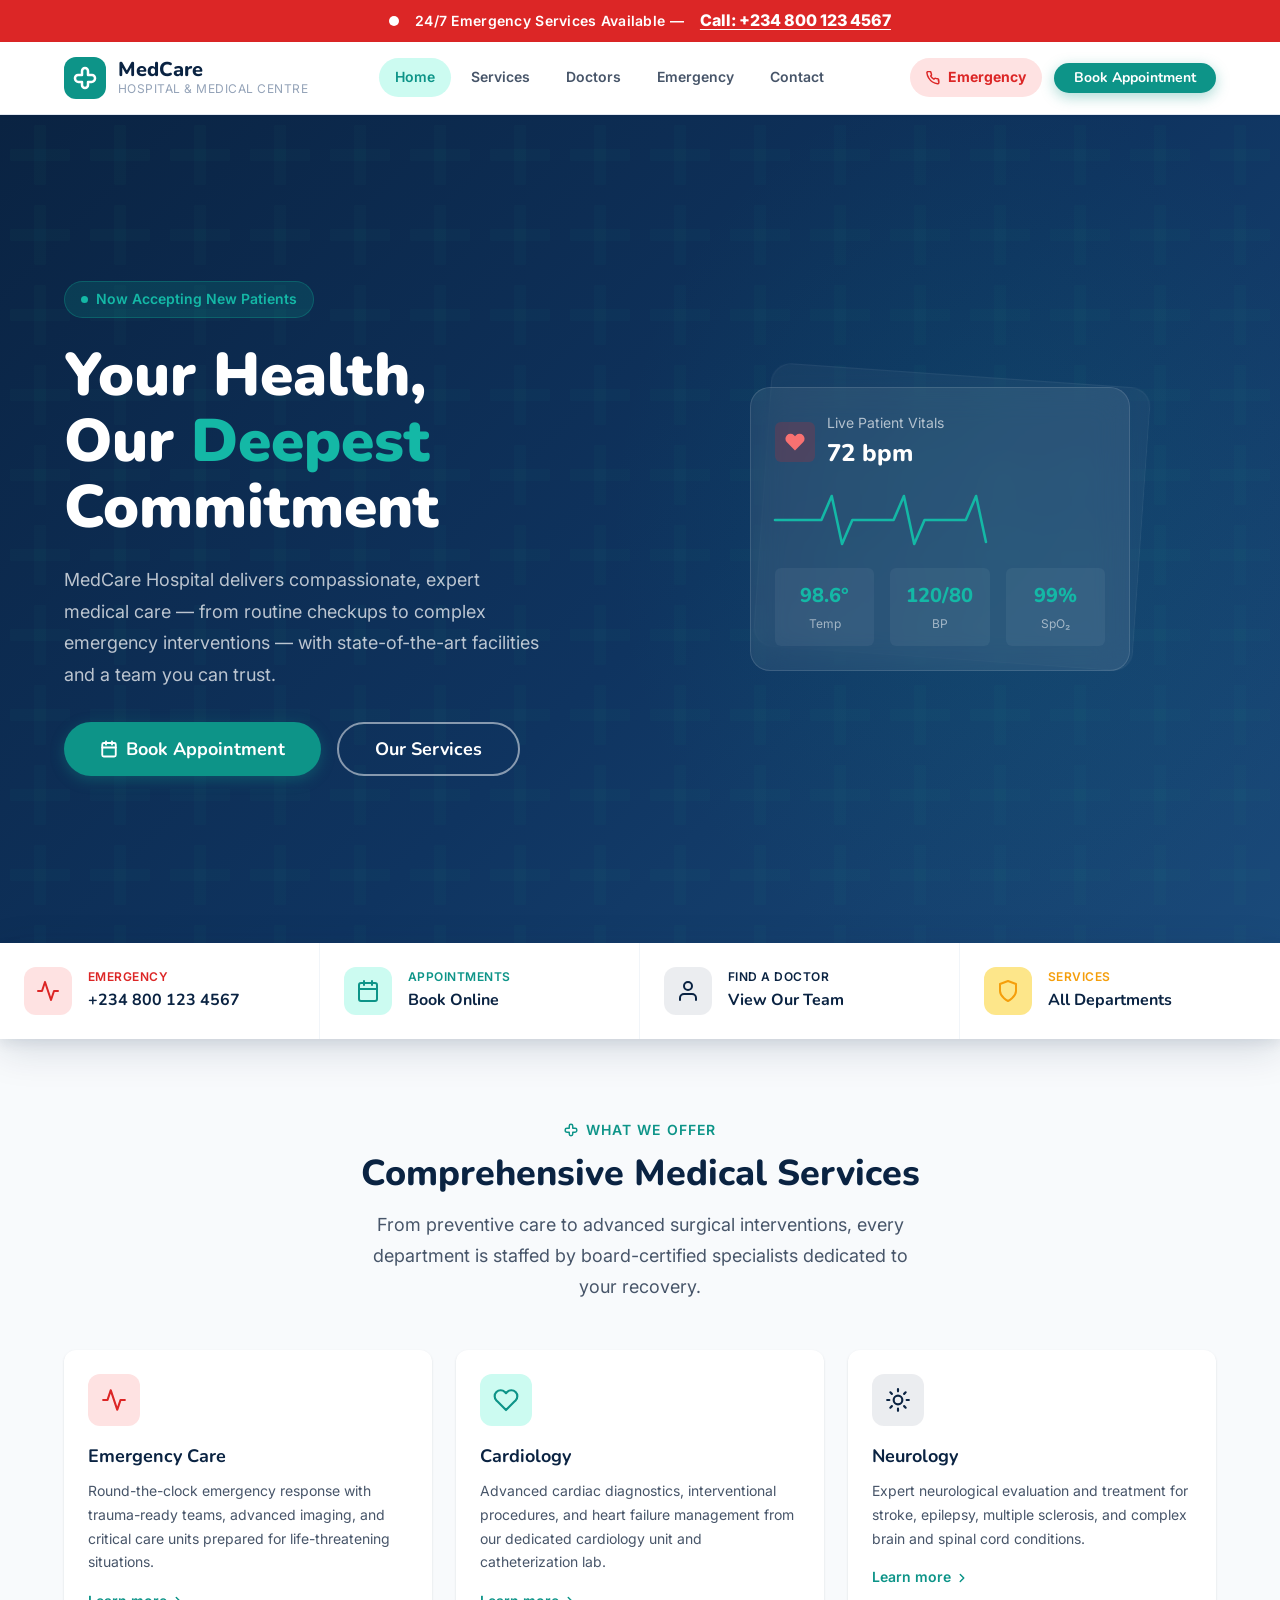
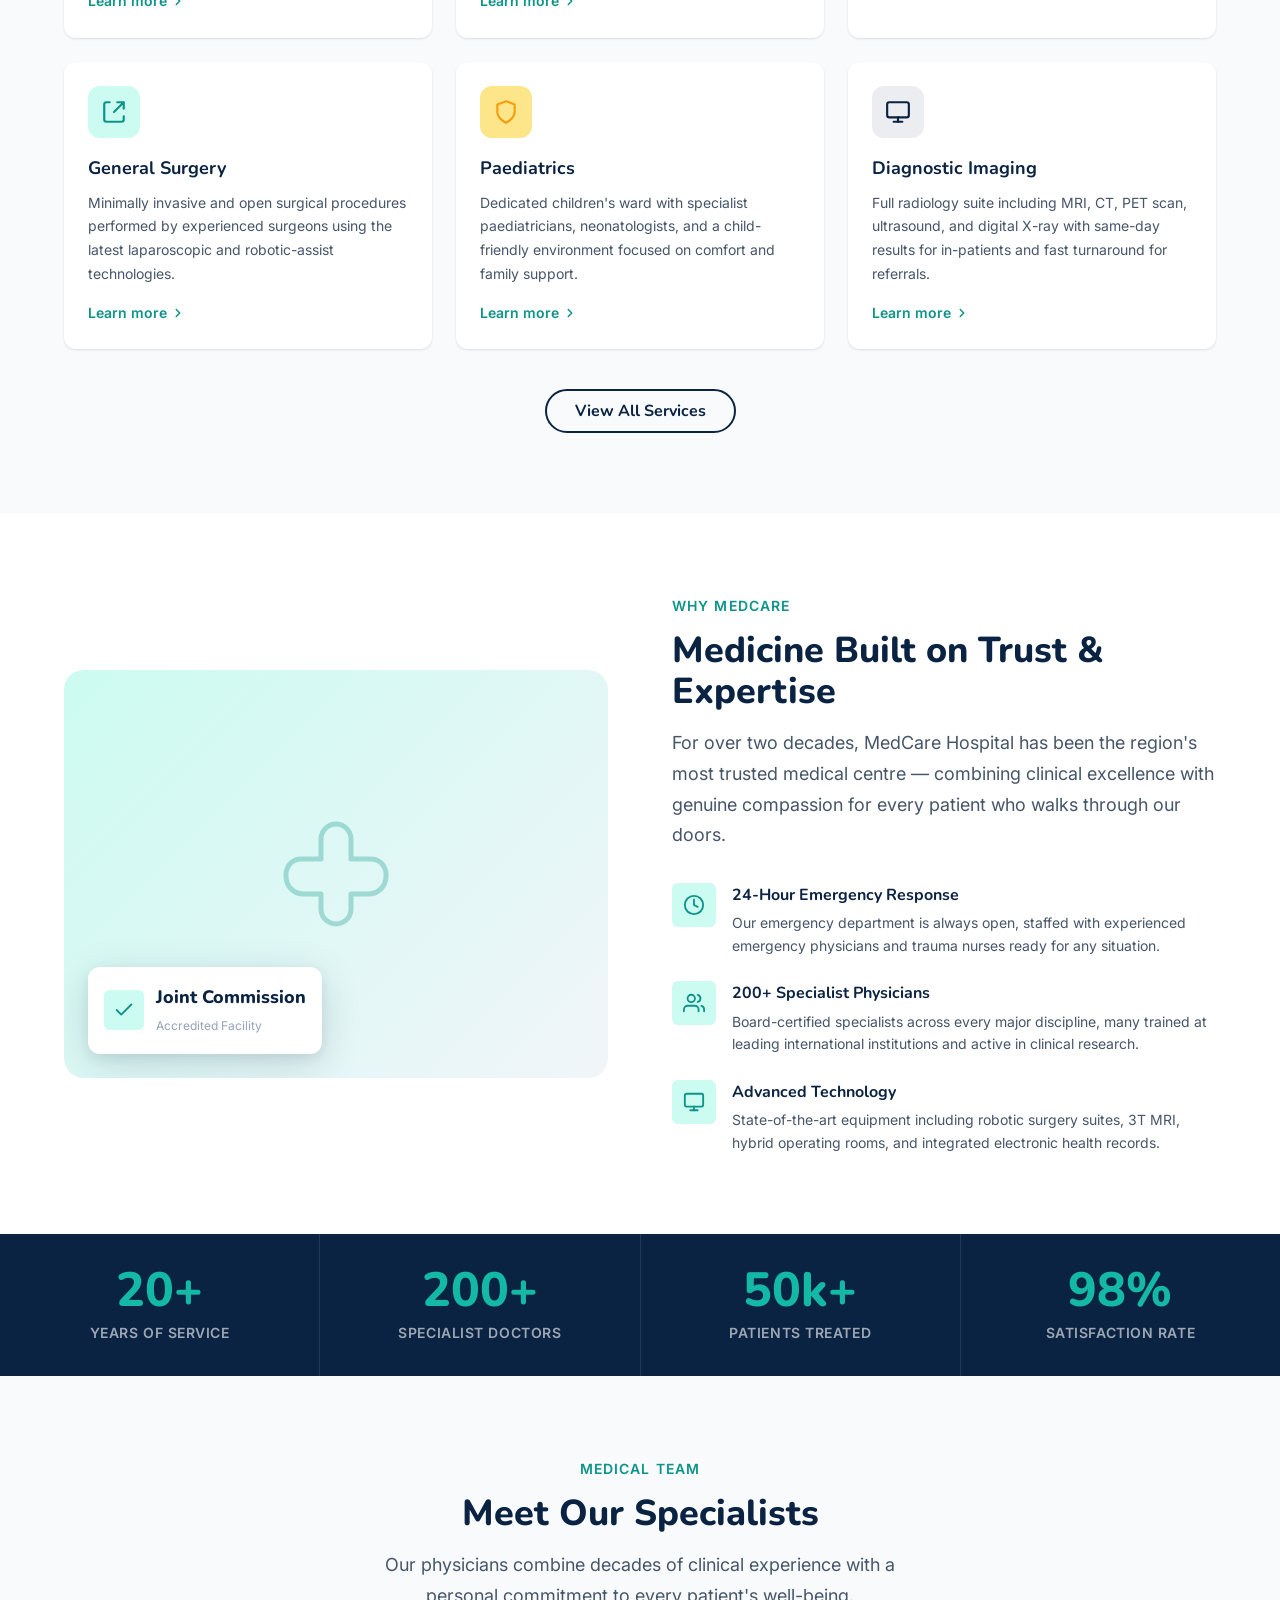
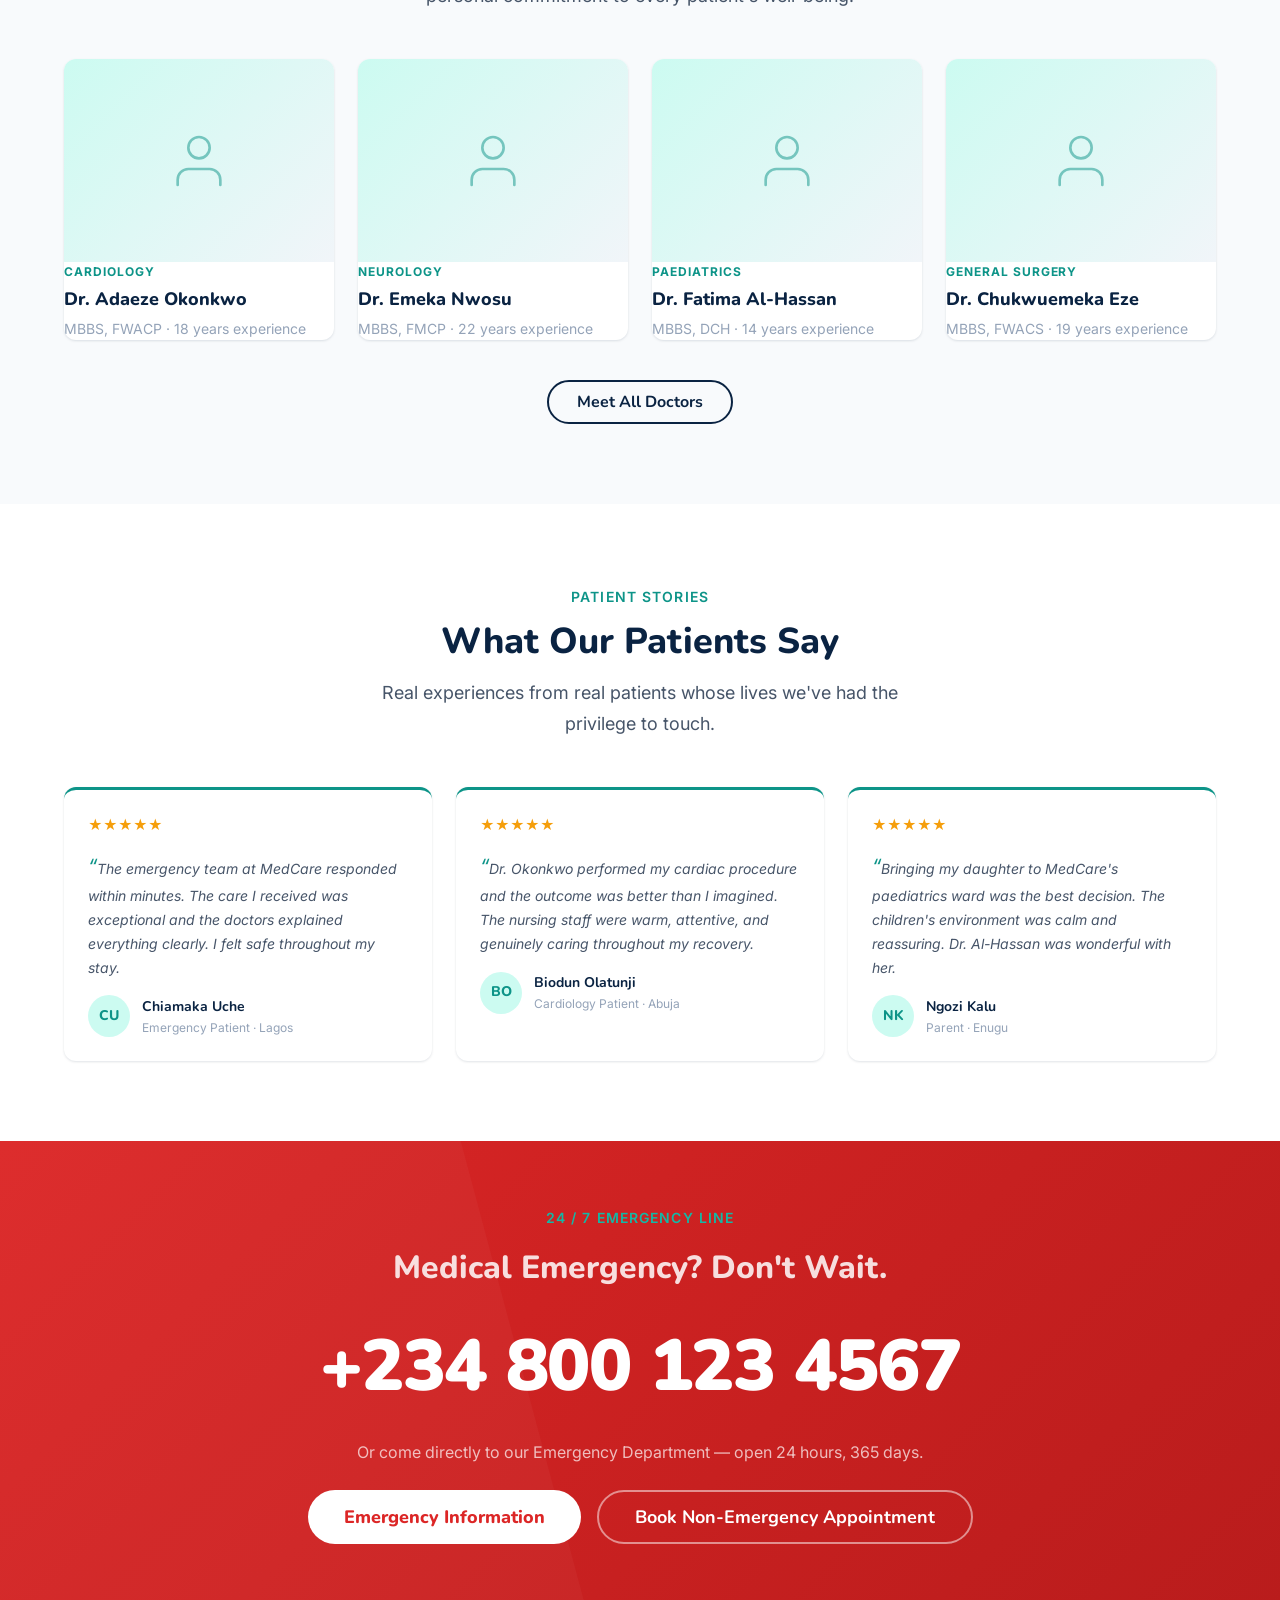
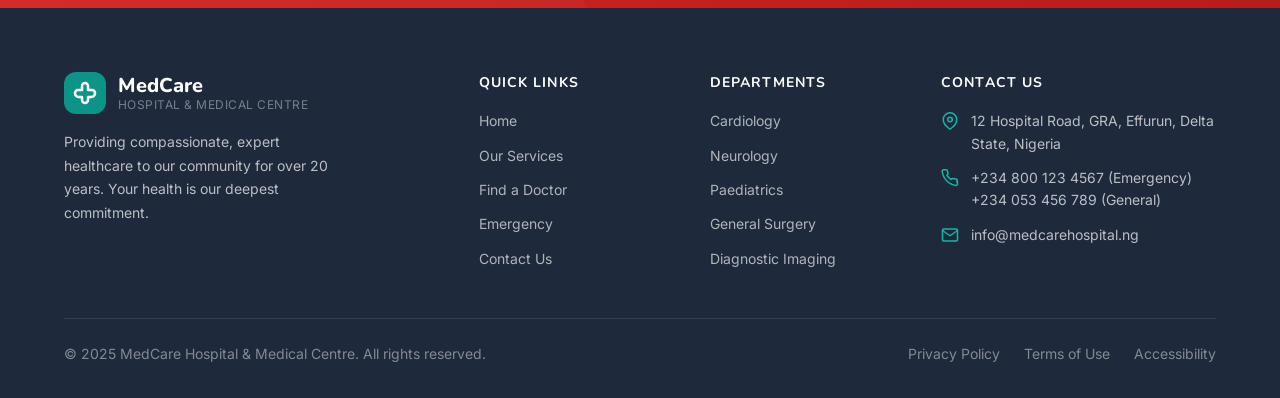
<file: index.html>
<!DOCTYPE html>
<html lang="en">
<head>
  <meta charset="UTF-8" />
  <meta name="viewport" content="width=device-width, initial-scale=1.0" />
  <title>MedCare Hospital – Compassionate Care, Advanced Medicine</title>
  <meta name="description" content="MedCare Hospital provides world-class medical care, emergency services, and specialist consultations. Your health is our mission." />
  <link rel="preconnect" href="https://fonts.googleapis.com" />
  <link rel="preconnect" href="https://fonts.gstatic.com" crossorigin />
  <link href="https://fonts.googleapis.com/css2?family=Nunito:wght@400;600;700;800;900&family=Inter:wght@400;500;600&display=swap" rel="stylesheet" />
  <link rel="stylesheet" href="styles.css" />
  <style>
    /* ---- HOME-PAGE ONLY STYLES ---- */

    /* Hero */
    .hero {
      position: relative;
      min-height: 92vh;
      background: linear-gradient(135deg, var(--navy) 0%, #0F3460 55%, #1a4a7a 100%);
      display: flex;
      align-items: center;
      overflow: hidden;
    }

    .hero__bg-cross {
      position: absolute;
      inset: 0;
      background-image:
        url("data:image/svg+xml,%3Csvg width='80' height='80' viewBox='0 0 80 80' xmlns='http://www.w3.org/2000/svg'%3E%3Cg fill='%230D9488' fill-opacity='0.04'%3E%3Crect x='34' y='10' width='12' height='60' rx='2'/%3E%3Crect x='10' y='34' width='60' height='12' rx='2'/%3E%3C/g%3E%3C/svg%3E");
      pointer-events: none;
    }

    .hero__glow {
      position: absolute;
      right: -10%;
      top: -10%;
      width: 65%;
      height: 120%;
      background: radial-gradient(ellipse at center, rgba(13,148,136,0.12) 0%, transparent 65%);
      pointer-events: none;
    }

    .hero__content {
      position: relative;
      z-index: 2;
      display: grid;
      grid-template-columns: 1fr 1fr;
      gap: var(--space-12);
      align-items: center;
      padding-block: var(--space-24);
    }

    .hero__text { color: var(--white); }

    .hero__badge {
      display: inline-flex;
      align-items: center;
      gap: var(--space-2);
      padding: 0.4rem 1rem;
      background: rgba(13,148,136,0.2);
      border: 1px solid rgba(13,148,136,0.4);
      border-radius: var(--radius-full);
      font-size: var(--text-sm);
      font-weight: 600;
      color: var(--teal-light);
      margin-bottom: var(--space-6);
    }

    .hero__badge-dot {
      width: 7px; height: 7px;
      background: var(--teal-light);
      border-radius: 50%;
      animation: pulse 2s ease-in-out infinite;
    }

    .hero__title {
      font-family: var(--font-display);
      font-size: clamp(2.25rem, 5vw, 3.75rem);
      font-weight: 900;
      line-height: 1.1;
      margin-bottom: var(--space-6);
    }

    .hero__title em {
      font-style: normal;
      color: var(--teal-light);
    }

    .hero__subtitle {
      font-size: var(--text-lg);
      color: rgba(255,255,255,0.72);
      line-height: 1.75;
      max-width: 480px;
      margin-bottom: var(--space-8);
    }

    .hero__actions {
      display: flex;
      gap: var(--space-4);
      flex-wrap: wrap;
    }

    /* Heartbeat visual */
    .hero__visual {
      position: relative;
      display: flex;
      flex-direction: column;
      align-items: center;
      gap: var(--space-6);
    }

    .hero__card-stack {
      position: relative;
      width: 100%;
      max-width: 380px;
    }

    .hero__card {
      background: rgba(255,255,255,0.07);
      backdrop-filter: blur(16px);
      -webkit-backdrop-filter: blur(16px);
      border: 1px solid rgba(255,255,255,0.12);
      border-radius: var(--radius-lg);
      padding: var(--space-6);
      color: var(--white);
    }

    .hero__card--main {
      position: relative;
      z-index: 2;
    }

    .hero__card--behind {
      position: absolute;
      top: -12px; right: -12px;
      width: 100%; height: 100%;
      z-index: 1;
      opacity: 0.4;
      transform: rotate(4deg);
    }

    .hero__heartbeat {
      display: flex;
      align-items: center;
      gap: var(--space-3);
      margin-bottom: var(--space-4);
    }

    .hero__heartbeat-icon {
      width: 40px; height: 40px;
      background: rgba(220,38,38,0.2);
      border-radius: var(--radius-sm);
      display: flex; align-items: center; justify-content: center;
    }

    .hero__heartbeat-icon svg {
      width: 22px; height: 22px;
      fill: #f87171;
    }

    .hero__heartbeat-label {
      font-size: var(--text-sm);
      color: rgba(255,255,255,0.65);
    }

    .hero__heartbeat-value {
      font-family: var(--font-display);
      font-size: var(--text-2xl);
      font-weight: 800;
    }

    /* SVG heartbeat line */
    .hero__ecg {
      width: 100%;
      height: 64px;
      overflow: visible;
    }

    .hero__ecg-path {
      fill: none;
      stroke: var(--teal-light);
      stroke-width: 2.5;
      stroke-linecap: round;
      stroke-linejoin: round;
      stroke-dasharray: 400;
      stroke-dashoffset: 400;
      animation: drawLine 2.2s ease forwards 0.5s;
    }

    @keyframes drawLine {
      to { stroke-dashoffset: 0; }
    }

    .hero__quick-stats {
      display: flex;
      gap: var(--space-4);
      margin-top: var(--space-4);
    }

    .hero__quick-stat {
      flex: 1;
      text-align: center;
      padding: var(--space-3);
      background: rgba(255,255,255,0.05);
      border-radius: var(--radius-sm);
    }

    .hero__quick-stat-num {
      font-family: var(--font-display);
      font-size: var(--text-xl);
      font-weight: 800;
      color: var(--teal-light);
    }

    .hero__quick-stat-label {
      font-size: var(--text-xs);
      color: rgba(255,255,255,0.55);
      margin-top: 2px;
    }

    /* Quick access bar */
    .quick-access {
      background: var(--white);
      box-shadow: var(--shadow-lg);
      position: relative;
      z-index: 10;
    }

    .quick-access__grid {
      display: grid;
      grid-template-columns: repeat(4, 1fr);
    }

    .quick-access__item {
      display: flex;
      align-items: center;
      gap: var(--space-4);
      padding: var(--space-6);
      border-right: 1px solid var(--gray-100);
      transition: background var(--transition);
      cursor: pointer;
    }

    .quick-access__item:last-child { border-right: none; }

    .quick-access__item:hover {
      background: var(--gray-50);
    }

    .quick-access__icon {
      width: 48px; height: 48px;
      border-radius: var(--radius-md);
      display: flex; align-items: center; justify-content: center;
      flex-shrink: 0;
    }

    .quick-access__icon svg {
      width: 24px; height: 24px;
      stroke: currentColor; fill: none;
      stroke-width: 2; stroke-linecap: round; stroke-linejoin: round;
    }

    .quick-access__label {
      font-size: var(--text-xs);
      font-weight: 600;
      letter-spacing: 0.04em;
      text-transform: uppercase;
      margin-bottom: 2px;
    }

    .quick-access__value {
      font-family: var(--font-display);
      font-size: var(--text-base);
      font-weight: 700;
      color: var(--navy);
    }

    /* Services section */
    .services-grid {
      display: grid;
      grid-template-columns: repeat(3, 1fr);
      gap: var(--space-6);
    }

    /* Why choose us */
    .why-us__grid {
      display: grid;
      grid-template-columns: 1fr 1fr;
      gap: var(--space-16);
      align-items: center;
    }

    .why-us__image {
      position: relative;
      border-radius: var(--radius-lg);
      overflow: hidden;
      background: linear-gradient(135deg, var(--teal-pale), var(--gray-100));
      aspect-ratio: 4/3;
      display: flex; align-items: center; justify-content: center;
    }

    .why-us__image-icon {
      width: 120px; height: 120px;
      color: var(--teal);
      opacity: 0.3;
    }

    .why-us__badge-float {
      position: absolute;
      bottom: var(--space-6);
      left: var(--space-6);
      background: var(--white);
      border-radius: var(--radius-md);
      padding: var(--space-4);
      box-shadow: var(--shadow-lg);
      display: flex;
      align-items: center;
      gap: var(--space-3);
    }

    .why-us__badge-icon {
      width: 40px; height: 40px;
      background: var(--teal-pale);
      border-radius: var(--radius-sm);
      display: flex; align-items: center; justify-content: center;
    }

    .why-us__badge-icon svg {
      width: 22px; height: 22px;
      stroke: var(--teal); fill: none;
      stroke-width: 2; stroke-linecap: round; stroke-linejoin: round;
    }

    .why-us__badge-text strong {
      display: block;
      font-family: var(--font-display);
      font-size: var(--text-lg);
      font-weight: 800;
      color: var(--navy);
    }

    .why-us__badge-text span {
      font-size: var(--text-xs);
      color: var(--gray-400);
    }

    .why-us__features {
      display: flex;
      flex-direction: column;
      gap: var(--space-6);
      margin-top: var(--space-8);
    }

    .why-us__feature {
      display: flex;
      gap: var(--space-4);
    }

    .why-us__feature-icon {
      width: 44px; height: 44px;
      border-radius: var(--radius-sm);
      display: flex; align-items: center; justify-content: center;
      flex-shrink: 0;
      background: var(--teal-pale);
      color: var(--teal);
    }

    .why-us__feature-icon svg {
      width: 22px; height: 22px;
      stroke: currentColor; fill: none;
      stroke-width: 2; stroke-linecap: round; stroke-linejoin: round;
    }

    .why-us__feature-title {
      font-family: var(--font-display);
      font-size: var(--text-base);
      font-weight: 700;
      color: var(--navy);
      margin-bottom: var(--space-1);
    }

    .why-us__feature-text {
      font-size: var(--text-sm);
      color: var(--gray-600);
      line-height: 1.6;
    }

    /* Stats section */
    .stats-grid {
      display: grid;
      grid-template-columns: repeat(4, 1fr);
      gap: 1px;
      background: rgba(255,255,255,0.1);
    }

    .stats-grid .stat-block {
      background: var(--navy);
    }

    /* Doctors strip */
    .doctors-grid {
      display: grid;
      grid-template-columns: repeat(4, 1fr);
      gap: var(--space-6);
    }

    /* Emergency CTA */
    .emergency-cta {
      background: linear-gradient(135deg, var(--red) 0%, #b91c1c 100%);
      color: var(--white);
      padding: var(--space-16) 0;
      text-align: center;
      position: relative;
      overflow: hidden;
    }

    .emergency-cta::before {
      content: '';
      position: absolute;
      top: -50%; left: -10%;
      width: 50%; height: 200%;
      background: rgba(255,255,255,0.03);
      transform: rotate(-15deg);
    }

    .emergency-cta__inner {
      position: relative;
      z-index: 1;
    }

    .emergency-cta__phone {
      font-family: var(--font-display);
      font-size: clamp(2.5rem, 6vw, 4.5rem);
      font-weight: 900;
      letter-spacing: -0.02em;
      margin: var(--space-4) 0;
      display: block;
    }

    /* Testimonial */
    .testimonial-grid {
      display: grid;
      grid-template-columns: repeat(3, 1fr);
      gap: var(--space-6);
    }

    .testimonial-card {
      background: var(--white);
      border-radius: var(--radius-md);
      padding: var(--space-6);
      box-shadow: var(--shadow-sm);
      border-top: 3px solid var(--teal);
    }

    .testimonial-card__quote {
      font-size: var(--text-sm);
      color: var(--gray-600);
      line-height: 1.7;
      margin-bottom: var(--space-4);
      font-style: italic;
    }

    .testimonial-card__quote::before { content: '\201C'; color: var(--teal); font-size: 1.5em; }

    .testimonial-card__author {
      display: flex;
      align-items: center;
      gap: var(--space-3);
    }

    .testimonial-card__avatar {
      width: 42px; height: 42px;
      border-radius: 50%;
      background: var(--teal-pale);
      display: flex; align-items: center; justify-content: center;
      font-family: var(--font-display);
      font-weight: 800;
      color: var(--teal);
      font-size: var(--text-sm);
      flex-shrink: 0;
    }

    .testimonial-card__name {
      font-family: var(--font-display);
      font-size: var(--text-sm);
      font-weight: 700;
      color: var(--navy);
    }

    .testimonial-card__meta {
      font-size: var(--text-xs);
      color: var(--gray-400);
    }

    .testimonial-card__stars {
      color: var(--amber);
      font-size: var(--text-sm);
      margin-bottom: var(--space-3);
    }

    /* ---- RESPONSIVE OVERRIDES (HOME) ---- */
    @media (max-width: 1024px) {
      .doctors-grid { grid-template-columns: repeat(2, 1fr); }
      .testimonial-grid { grid-template-columns: repeat(2, 1fr); }
      .stats-grid { grid-template-columns: repeat(2, 1fr); }
    }

    @media (max-width: 768px) {
      .hero__content {
        grid-template-columns: 1fr;
        text-align: center;
        padding-block: var(--space-16);
      }
      .hero__subtitle { margin-inline: auto; }
      .hero__actions { justify-content: center; }
      .hero__visual { display: none; }
      .quick-access__grid { grid-template-columns: repeat(2, 1fr); }
      .quick-access__item { border-right: none; border-bottom: 1px solid var(--gray-100); }
      .services-grid { grid-template-columns: 1fr; }
      .why-us__grid { grid-template-columns: 1fr; }
      .why-us__image { display: none; }
      .doctors-grid { grid-template-columns: repeat(2, 1fr); }
      .testimonial-grid { grid-template-columns: 1fr; }
      .stats-grid { grid-template-columns: repeat(2, 1fr); }
    }

    @media (max-width: 480px) {
      .quick-access__grid { grid-template-columns: 1fr; }
      .doctors-grid { grid-template-columns: 1fr; }
    }
  </style>
</head>
<body>

  <!-- ==================== EMERGENCY TOP BAR ==================== -->
  <div class="emergency-bar" role="banner">
    <div class="container">
      <div class="emergency-bar__inner">
        <span class="emergency-bar__pulse" aria-hidden="true"></span>
        <span class="emergency-bar__text">24/7 Emergency Services Available —</span>
        <a href="tel:+2348001234567" class="emergency-bar__phone">Call: +234 800 123 4567</a>
      </div>
    </div>
  </div>

  <!-- ==================== NAVBAR ==================== -->
  <header class="navbar" role="banner">
    <div class="container">
      <div class="navbar__inner">
        <!-- Logo -->
        <a href="index.html" class="navbar__logo" aria-label="MedCare Hospital Home">
          <div class="navbar__logo-icon">
            <svg viewBox="0 0 24 24" aria-hidden="true">
              <path d="M12 2a3 3 0 0 0-3 3v4H5a3 3 0 0 0-3 3v.5A3.5 3.5 0 0 0 5.5 16H9v3a3 3 0 0 0 6 0v-3h3.5A3.5 3.5 0 0 0 22 12.5V12a3 3 0 0 0-3-3h-4V5a3 3 0 0 0-3-3z"/>
            </svg>
          </div>
          <div class="navbar__logo-text">
            <span class="navbar__logo-name">MedCare</span>
            <span class="navbar__logo-tagline">Hospital & Medical Centre</span>
          </div>
        </a>

        <!-- Desktop Nav -->
        <nav class="navbar__nav" aria-label="Main navigation">
          <a href="index.html" class="navbar__link active" aria-current="page">Home</a>
          <a href="services.html" class="navbar__link">Services</a>
          <a href="doctors.html" class="navbar__link">Doctors</a>
          <a href="emergency.html" class="navbar__link">Emergency</a>
          <a href="contact.html" class="navbar__link">Contact</a>
        </nav>

        <!-- Actions -->
        <div class="navbar__actions">
          <a href="emergency.html" class="navbar__emergency" aria-label="Emergency hotline">
            <svg width="14" height="14" viewBox="0 0 24 24" fill="none" stroke="currentColor" stroke-width="2.5" stroke-linecap="round" stroke-linejoin="round" aria-hidden="true">
              <path d="M22 16.92v3a2 2 0 0 1-2.18 2 19.79 19.79 0 0 1-8.63-3.07A19.5 19.5 0 0 1 4.69 12 19.79 19.79 0 0 1 1.61 3.38 2 2 0 0 1 3.58 1h3a2 2 0 0 1 2 1.72c.127.96.361 1.903.7 2.81a2 2 0 0 1-.45 2.11L7.91 8.54a16 16 0 0 0 5.55 5.55l.92-.92a2 2 0 0 1 2.11-.45c.907.339 1.85.573 2.81.7A2 2 0 0 1 21 16.92z"/>
            </svg>
            Emergency
          </a>
          <a href="contact.html" class="btn btn--primary btn--sm">Book Appointment</a>
        </div>

        <!-- Hamburger -->
        <button class="navbar__hamburger" aria-label="Open menu" aria-expanded="false" id="hamburger">
          <span></span><span></span><span></span>
        </button>
      </div>

      <!-- Mobile Nav -->
      <nav class="navbar__mobile" id="mobileNav" aria-label="Mobile navigation">
        <a href="index.html" class="navbar__link active">Home</a>
        <a href="services.html" class="navbar__link">Services</a>
        <a href="doctors.html" class="navbar__link">Doctors</a>
        <a href="emergency.html" class="navbar__link">Emergency</a>
        <a href="contact.html" class="navbar__link">Contact</a>
        <a href="contact.html" class="btn btn--primary" style="margin-top:0.5rem;">Book Appointment</a>
      </nav>
    </div>
  </header>

  <main id="main-content">

    <!-- ==================== HERO ==================== -->
    <section class="hero" aria-labelledby="hero-title">
      <div class="hero__bg-cross" aria-hidden="true"></div>
      <div class="hero__glow" aria-hidden="true"></div>

      <div class="container">
        <div class="hero__content">
          <!-- Text -->
          <div class="hero__text">
            <div class="hero__badge">
              <span class="hero__badge-dot" aria-hidden="true"></span>
              Now Accepting New Patients
            </div>
            <h1 class="hero__title" id="hero-title">
              Your Health,<br>
              Our <em>Deepest</em><br>
              Commitment
            </h1>
            <p class="hero__subtitle">
              MedCare Hospital delivers compassionate, expert medical care — from routine checkups to complex emergency interventions — with state-of-the-art facilities and a team you can trust.
            </p>
            <div class="hero__actions">
              <a href="contact.html" class="btn btn--primary btn--lg">
                <svg width="18" height="18" viewBox="0 0 24 24" fill="none" stroke="currentColor" stroke-width="2.5" stroke-linecap="round" stroke-linejoin="round" aria-hidden="true"><rect x="3" y="4" width="18" height="18" rx="2"/><line x1="16" y1="2" x2="16" y2="6"/><line x1="8" y1="2" x2="8" y2="6"/><line x1="3" y1="10" x2="21" y2="10"/></svg>
                Book Appointment
              </a>
              <a href="services.html" class="btn btn--outline btn--lg">
                Our Services
              </a>
            </div>
          </div>

          <!-- Visual -->
          <div class="hero__visual" aria-hidden="true">
            <div class="hero__card-stack">
              <div class="hero__card hero__card--behind"></div>
              <div class="hero__card hero__card--main">
                <div class="hero__heartbeat">
                  <div class="hero__heartbeat-icon">
                    <svg viewBox="0 0 24 24"><path d="M20.84 4.61a5.5 5.5 0 0 0-7.78 0L12 5.67l-1.06-1.06a5.5 5.5 0 0 0-7.78 7.78l1.06 1.06L12 21.23l7.78-7.78 1.06-1.06a5.5 5.5 0 0 0 0-7.78z"/></svg>
                  </div>
                  <div>
                    <div class="hero__heartbeat-label">Live Patient Vitals</div>
                    <div class="hero__heartbeat-value">72 bpm</div>
                  </div>
                </div>

                <!-- ECG Line -->
                <svg class="hero__ecg" viewBox="0 0 320 64" preserveAspectRatio="none">
                  <path class="hero__ecg-path"
                    d="M0,32 L30,32 L45,32 L55,8 L65,56 L75,32 L90,32
                       L105,32 L115,32 L125,8 L135,56 L145,32 L160,32
                       L175,32 L185,32 L195,8 L205,56 L215,32 L230,32
                       L245,32 L255,32 L265,8 L275,56 L285,32 L320,32"/>
                </svg>

                <!-- Mini stats -->
                <div class="hero__quick-stats">
                  <div class="hero__quick-stat">
                    <div class="hero__quick-stat-num">98.6°</div>
                    <div class="hero__quick-stat-label">Temp</div>
                  </div>
                  <div class="hero__quick-stat">
                    <div class="hero__quick-stat-num">120/80</div>
                    <div class="hero__quick-stat-label">BP</div>
                  </div>
                  <div class="hero__quick-stat">
                    <div class="hero__quick-stat-num">99%</div>
                    <div class="hero__quick-stat-label">SpO₂</div>
                  </div>
                </div>
              </div>
            </div>
          </div>
        </div><!-- /hero__content -->
      </div>
    </section>

    <!-- ==================== QUICK ACCESS BAR ==================== -->
    <section class="quick-access" aria-label="Quick access">
      <div class="container" style="padding-inline: 0; max-width: 100%;">
        <div class="quick-access__grid">

          <a href="emergency.html" class="quick-access__item">
            <div class="quick-access__icon card__icon--red">
              <svg viewBox="0 0 24 24" aria-hidden="true"><polyline points="22 12 18 12 15 21 9 3 6 12 2 12"/></svg>
            </div>
            <div>
              <div class="quick-access__label" style="color:var(--red)">Emergency</div>
              <div class="quick-access__value">+234 800 123 4567</div>
            </div>
          </a>

          <a href="contact.html" class="quick-access__item">
            <div class="quick-access__icon card__icon--teal">
              <svg viewBox="0 0 24 24" aria-hidden="true"><rect x="3" y="4" width="18" height="18" rx="2"/><line x1="16" y1="2" x2="16" y2="6"/><line x1="8" y1="2" x2="8" y2="6"/><line x1="3" y1="10" x2="21" y2="10"/></svg>
            </div>
            <div>
              <div class="quick-access__label" style="color:var(--teal)">Appointments</div>
              <div class="quick-access__value">Book Online</div>
            </div>
          </a>

          <a href="doctors.html" class="quick-access__item">
            <div class="quick-access__icon card__icon--navy">
              <svg viewBox="0 0 24 24" aria-hidden="true"><path d="M20 21v-2a4 4 0 0 0-4-4H8a4 4 0 0 0-4 4v2"/><circle cx="12" cy="7" r="4"/></svg>
            </div>
            <div>
              <div class="quick-access__label" style="color:var(--navy)">Find a Doctor</div>
              <div class="quick-access__value">View Our Team</div>
            </div>
          </a>

          <a href="services.html" class="quick-access__item">
            <div class="quick-access__icon card__icon--amber">
              <svg viewBox="0 0 24 24" aria-hidden="true"><path d="M12 22s8-4 8-10V5l-8-3-8 3v7c0 6 8 10 8 10z"/></svg>
            </div>
            <div>
              <div class="quick-access__label" style="color:var(--amber)">Services</div>
              <div class="quick-access__value">All Departments</div>
            </div>
          </a>

        </div>
      </div>
    </section>

    <!-- ==================== SERVICES ==================== -->
    <section class="section section--gray" id="services" aria-labelledby="services-title">
      <div class="container">
        <div class="section__header">
          <span class="section__eyebrow">
            <svg width="14" height="14" viewBox="0 0 24 24" fill="none" stroke="currentColor" stroke-width="2.5" stroke-linecap="round" stroke-linejoin="round" aria-hidden="true"><path d="M12 2a3 3 0 0 0-3 3v4H5a3 3 0 0 0-3 3v.5A3.5 3.5 0 0 0 5.5 16H9v3a3 3 0 0 0 6 0v-3h3.5A3.5 3.5 0 0 0 22 12.5V12a3 3 0 0 0-3-3h-4V5a3 3 0 0 0-3-3z"/></svg>
            What We Offer
          </span>
          <h2 class="section__title" id="services-title">Comprehensive Medical Services</h2>
          <p class="section__subtitle">From preventive care to advanced surgical interventions, every department is staffed by board-certified specialists dedicated to your recovery.</p>
        </div>

        <div class="services-grid">

          <div class="card reveal">
            <div class="card__body">
              <div class="card__icon card__icon--red">
                <svg viewBox="0 0 24 24" aria-hidden="true"><polyline points="22 12 18 12 15 21 9 3 6 12 2 12"/></svg>
              </div>
              <h3 class="card__title">Emergency Care</h3>
              <p class="card__text">Round-the-clock emergency response with trauma-ready teams, advanced imaging, and critical care units prepared for life-threatening situations.</p>
              <a href="emergency.html" class="card__link">
                Learn more
                <svg width="14" height="14" viewBox="0 0 24 24" fill="none" stroke="currentColor" stroke-width="2.5" stroke-linecap="round" stroke-linejoin="round" aria-hidden="true"><polyline points="9 18 15 12 9 6"/></svg>
              </a>
            </div>
          </div>

          <div class="card reveal reveal-delay-1">
            <div class="card__body">
              <div class="card__icon card__icon--teal">
                <svg viewBox="0 0 24 24" aria-hidden="true"><path d="M20.84 4.61a5.5 5.5 0 0 0-7.78 0L12 5.67l-1.06-1.06a5.5 5.5 0 0 0-7.78 7.78l1.06 1.06L12 21.23l7.78-7.78 1.06-1.06a5.5 5.5 0 0 0 0-7.78z"/></svg>
              </div>
              <h3 class="card__title">Cardiology</h3>
              <p class="card__text">Advanced cardiac diagnostics, interventional procedures, and heart failure management from our dedicated cardiology unit and catheterization lab.</p>
              <a href="services.html" class="card__link">
                Learn more
                <svg width="14" height="14" viewBox="0 0 24 24" fill="none" stroke="currentColor" stroke-width="2.5" stroke-linecap="round" stroke-linejoin="round" aria-hidden="true"><polyline points="9 18 15 12 9 6"/></svg>
              </a>
            </div>
          </div>

          <div class="card reveal reveal-delay-2">
            <div class="card__body">
              <div class="card__icon card__icon--navy">
                <svg viewBox="0 0 24 24" aria-hidden="true"><circle cx="12" cy="12" r="4"/><path d="M12 2v2m0 16v2M4.93 4.93l1.41 1.41M17.66 17.66l1.41 1.41M2 12h2m16 0h2M6.34 17.66l-1.41 1.41M19.07 4.93l-1.41 1.41"/></svg>
              </div>
              <h3 class="card__title">Neurology</h3>
              <p class="card__text">Expert neurological evaluation and treatment for stroke, epilepsy, multiple sclerosis, and complex brain and spinal cord conditions.</p>
              <a href="services.html" class="card__link">
                Learn more
                <svg width="14" height="14" viewBox="0 0 24 24" fill="none" stroke="currentColor" stroke-width="2.5" stroke-linecap="round" stroke-linejoin="round" aria-hidden="true"><polyline points="9 18 15 12 9 6"/></svg>
              </a>
            </div>
          </div>

          <div class="card reveal">
            <div class="card__body">
              <div class="card__icon card__icon--teal">
                <svg viewBox="0 0 24 24" aria-hidden="true"><path d="M8 3H5a2 2 0 0 0-2 2v14a2 2 0 0 0 2 2h14a2 2 0 0 0 2-2v-3M21 3l-9 9M15 3h6v6"/></svg>
              </div>
              <h3 class="card__title">General Surgery</h3>
              <p class="card__text">Minimally invasive and open surgical procedures performed by experienced surgeons using the latest laparoscopic and robotic-assist technologies.</p>
              <a href="services.html" class="card__link">
                Learn more
                <svg width="14" height="14" viewBox="0 0 24 24" fill="none" stroke="currentColor" stroke-width="2.5" stroke-linecap="round" stroke-linejoin="round" aria-hidden="true"><polyline points="9 18 15 12 9 6"/></svg>
              </a>
            </div>
          </div>

          <div class="card reveal reveal-delay-1">
            <div class="card__body">
              <div class="card__icon card__icon--amber">
                <svg viewBox="0 0 24 24" aria-hidden="true"><path d="M12 22s8-4 8-10V5l-8-3-8 3v7c0 6 8 10 8 10z"/></svg>
              </div>
              <h3 class="card__title">Paediatrics</h3>
              <p class="card__text">Dedicated children's ward with specialist paediatricians, neonatologists, and a child-friendly environment focused on comfort and family support.</p>
              <a href="services.html" class="card__link">
                Learn more
                <svg width="14" height="14" viewBox="0 0 24 24" fill="none" stroke="currentColor" stroke-width="2.5" stroke-linecap="round" stroke-linejoin="round" aria-hidden="true"><polyline points="9 18 15 12 9 6"/></svg>
              </a>
            </div>
          </div>

          <div class="card reveal reveal-delay-2">
            <div class="card__body">
              <div class="card__icon card__icon--navy">
                <svg viewBox="0 0 24 24" aria-hidden="true"><rect x="2" y="3" width="20" height="14" rx="2"/><line x1="8" y1="21" x2="16" y2="21"/><line x1="12" y1="17" x2="12" y2="21"/></svg>
              </div>
              <h3 class="card__title">Diagnostic Imaging</h3>
              <p class="card__text">Full radiology suite including MRI, CT, PET scan, ultrasound, and digital X-ray with same-day results for in-patients and fast turnaround for referrals.</p>
              <a href="services.html" class="card__link">
                Learn more
                <svg width="14" height="14" viewBox="0 0 24 24" fill="none" stroke="currentColor" stroke-width="2.5" stroke-linecap="round" stroke-linejoin="round" aria-hidden="true"><polyline points="9 18 15 12 9 6"/></svg>
              </a>
            </div>
          </div>

        </div>

        <div style="text-align:center; margin-top: var(--space-10);">
          <a href="services.html" class="btn btn--outline-navy">View All Services</a>
        </div>
      </div>
    </section>

    <!-- ==================== WHY CHOOSE US ==================== -->
    <section class="section" id="about" aria-labelledby="why-title">
      <div class="container">
        <div class="why-us__grid">

          <!-- Image / Visual -->
          <div class="why-us__image reveal">
            <svg class="why-us__image-icon" viewBox="0 0 24 24" fill="none" stroke="currentColor" stroke-width="1" stroke-linecap="round" stroke-linejoin="round" aria-hidden="true">
              <path d="M12 2a3 3 0 0 0-3 3v4H5a3 3 0 0 0-3 3v.5A3.5 3.5 0 0 0 5.5 16H9v3a3 3 0 0 0 6 0v-3h3.5A3.5 3.5 0 0 0 22 12.5V12a3 3 0 0 0-3-3h-4V5a3 3 0 0 0-3-3z"/>
            </svg>
            <!-- Floating badge -->
            <div class="why-us__badge-float">
              <div class="why-us__badge-icon">
                <svg viewBox="0 0 24 24" aria-hidden="true"><polyline points="20 6 9 17 4 12"/></svg>
              </div>
              <div class="why-us__badge-text">
                <strong>Joint Commission</strong>
                <span>Accredited Facility</span>
              </div>
            </div>
          </div>

          <!-- Content -->
          <div class="reveal reveal-delay-1">
            <span class="section__eyebrow">Why MedCare</span>
            <h2 class="section__title" id="why-title">Medicine Built on Trust &amp; Expertise</h2>
            <p class="section__subtitle">For over two decades, MedCare Hospital has been the region's most trusted medical centre — combining clinical excellence with genuine compassion for every patient who walks through our doors.</p>

            <div class="why-us__features">
              <div class="why-us__feature">
                <div class="why-us__feature-icon">
                  <svg viewBox="0 0 24 24" aria-hidden="true"><circle cx="12" cy="12" r="10"/><polyline points="12 6 12 12 16 14"/></svg>
                </div>
                <div>
                  <div class="why-us__feature-title">24-Hour Emergency Response</div>
                  <p class="why-us__feature-text">Our emergency department is always open, staffed with experienced emergency physicians and trauma nurses ready for any situation.</p>
                </div>
              </div>

              <div class="why-us__feature">
                <div class="why-us__feature-icon">
                  <svg viewBox="0 0 24 24" aria-hidden="true"><path d="M17 21v-2a4 4 0 0 0-4-4H5a4 4 0 0 0-4 4v2"/><circle cx="9" cy="7" r="4"/><path d="M23 21v-2a4 4 0 0 0-3-3.87"/><path d="M16 3.13a4 4 0 0 1 0 7.75"/></svg>
                </div>
                <div>
                  <div class="why-us__feature-title">200+ Specialist Physicians</div>
                  <p class="why-us__feature-text">Board-certified specialists across every major discipline, many trained at leading international institutions and active in clinical research.</p>
                </div>
              </div>

              <div class="why-us__feature">
                <div class="why-us__feature-icon">
                  <svg viewBox="0 0 24 24" aria-hidden="true"><rect x="2" y="3" width="20" height="14" rx="2"/><line x1="8" y1="21" x2="16" y2="21"/><line x1="12" y1="17" x2="12" y2="21"/></svg>
                </div>
                <div>
                  <div class="why-us__feature-title">Advanced Technology</div>
                  <p class="why-us__feature-text">State-of-the-art equipment including robotic surgery suites, 3T MRI, hybrid operating rooms, and integrated electronic health records.</p>
                </div>
              </div>
            </div>
          </div>

        </div>
      </div>
    </section>

    <!-- ==================== STATS ==================== -->
    <section class="section--navy" aria-label="Hospital statistics">
      <div class="container" style="padding-inline: 0; max-width: 100%;">
        <div class="stats-grid">
          <div class="stat-block reveal">
            <div class="stat-block__number">20+</div>
            <div class="stat-block__label">Years of Service</div>
          </div>
          <div class="stat-block reveal reveal-delay-1">
            <div class="stat-block__number">200+</div>
            <div class="stat-block__label">Specialist Doctors</div>
          </div>
          <div class="stat-block reveal reveal-delay-2">
            <div class="stat-block__number">50k+</div>
            <div class="stat-block__label">Patients Treated</div>
          </div>
          <div class="stat-block reveal reveal-delay-3">
            <div class="stat-block__number">98%</div>
            <div class="stat-block__label">Satisfaction Rate</div>
          </div>
        </div>
      </div>
    </section>

    <!-- ==================== DOCTORS ==================== -->
    <section class="section section--gray" id="doctors" aria-labelledby="doctors-title">
      <div class="container">
        <div class="section__header">
          <span class="section__eyebrow">Medical Team</span>
          <h2 class="section__title" id="doctors-title">Meet Our Specialists</h2>
          <p class="section__subtitle">Our physicians combine decades of clinical experience with a personal commitment to every patient's well-being.</p>
        </div>

        <div class="doctors-grid">

          <div class="doctor-card reveal">
            <div class="doctor-card__img-placeholder" aria-hidden="true">
              <svg viewBox="0 0 24 24" fill="none" stroke="currentColor" stroke-width="1" stroke-linecap="round" stroke-linejoin="round"><path d="M20 21v-2a4 4 0 0 0-4-4H8a4 4 0 0 0-4 4v2"/><circle cx="12" cy="7" r="4"/></svg>
            </div>
            <div class="doctor-card__body">
              <div class="doctor-card__specialty">Cardiology</div>
              <div class="doctor-card__name">Dr. Adaeze Okonkwo</div>
              <div class="doctor-card__meta">MBBS, FWACP · 18 years experience</div>
            </div>
          </div>

          <div class="doctor-card reveal reveal-delay-1">
            <div class="doctor-card__img-placeholder" aria-hidden="true">
              <svg viewBox="0 0 24 24" fill="none" stroke="currentColor" stroke-width="1" stroke-linecap="round" stroke-linejoin="round"><path d="M20 21v-2a4 4 0 0 0-4-4H8a4 4 0 0 0-4 4v2"/><circle cx="12" cy="7" r="4"/></svg>
            </div>
            <div class="doctor-card__body">
              <div class="doctor-card__specialty">Neurology</div>
              <div class="doctor-card__name">Dr. Emeka Nwosu</div>
              <div class="doctor-card__meta">MBBS, FMCP · 22 years experience</div>
            </div>
          </div>

          <div class="doctor-card reveal reveal-delay-2">
            <div class="doctor-card__img-placeholder" aria-hidden="true">
              <svg viewBox="0 0 24 24" fill="none" stroke="currentColor" stroke-width="1" stroke-linecap="round" stroke-linejoin="round"><path d="M20 21v-2a4 4 0 0 0-4-4H8a4 4 0 0 0-4 4v2"/><circle cx="12" cy="7" r="4"/></svg>
            </div>
            <div class="doctor-card__body">
              <div class="doctor-card__specialty">Paediatrics</div>
              <div class="doctor-card__name">Dr. Fatima Al-Hassan</div>
              <div class="doctor-card__meta">MBBS, DCH · 14 years experience</div>
            </div>
          </div>

          <div class="doctor-card reveal reveal-delay-3">
            <div class="doctor-card__img-placeholder" aria-hidden="true">
              <svg viewBox="0 0 24 24" fill="none" stroke="currentColor" stroke-width="1" stroke-linecap="round" stroke-linejoin="round"><path d="M20 21v-2a4 4 0 0 0-4-4H8a4 4 0 0 0-4 4v2"/><circle cx="12" cy="7" r="4"/></svg>
            </div>
            <div class="doctor-card__body">
              <div class="doctor-card__specialty">General Surgery</div>
              <div class="doctor-card__name">Dr. Chukwuemeka Eze</div>
              <div class="doctor-card__meta">MBBS, FWACS · 19 years experience</div>
            </div>
          </div>

        </div>

        <div style="text-align:center; margin-top: var(--space-10);">
          <a href="doctors.html" class="btn btn--outline-navy">Meet All Doctors</a>
        </div>
      </div>
    </section>

    <!-- ==================== TESTIMONIALS ==================== -->
    <section class="section" aria-labelledby="testimonials-title">
      <div class="container">
        <div class="section__header">
          <span class="section__eyebrow">Patient Stories</span>
          <h2 class="section__title" id="testimonials-title">What Our Patients Say</h2>
          <p class="section__subtitle">Real experiences from real patients whose lives we've had the privilege to touch.</p>
        </div>

        <div class="testimonial-grid">

          <div class="testimonial-card reveal">
            <div class="testimonial-card__stars" aria-label="5 out of 5 stars">★★★★★</div>
            <p class="testimonial-card__quote">The emergency team at MedCare responded within minutes. The care I received was exceptional and the doctors explained everything clearly. I felt safe throughout my stay.</p>
            <div class="testimonial-card__author">
              <div class="testimonial-card__avatar" aria-hidden="true">CU</div>
              <div>
                <div class="testimonial-card__name">Chiamaka Uche</div>
                <div class="testimonial-card__meta">Emergency Patient · Lagos</div>
              </div>
            </div>
          </div>

          <div class="testimonial-card reveal reveal-delay-1">
            <div class="testimonial-card__stars" aria-label="5 out of 5 stars">★★★★★</div>
            <p class="testimonial-card__quote">Dr. Okonkwo performed my cardiac procedure and the outcome was better than I imagined. The nursing staff were warm, attentive, and genuinely caring throughout my recovery.</p>
            <div class="testimonial-card__author">
              <div class="testimonial-card__avatar" aria-hidden="true">BO</div>
              <div>
                <div class="testimonial-card__name">Biodun Olatunji</div>
                <div class="testimonial-card__meta">Cardiology Patient · Abuja</div>
              </div>
            </div>
          </div>

          <div class="testimonial-card reveal reveal-delay-2">
            <div class="testimonial-card__stars" aria-label="5 out of 5 stars">★★★★★</div>
            <p class="testimonial-card__quote">Bringing my daughter to MedCare's paediatrics ward was the best decision. The children's environment was calm and reassuring. Dr. Al-Hassan was wonderful with her.</p>
            <div class="testimonial-card__author">
              <div class="testimonial-card__avatar" aria-hidden="true">NK</div>
              <div>
                <div class="testimonial-card__name">Ngozi Kalu</div>
                <div class="testimonial-card__meta">Parent · Enugu</div>
              </div>
            </div>
          </div>

        </div>
      </div>
    </section>

    <!-- ==================== EMERGENCY CTA ==================== -->
    <section class="emergency-cta" aria-labelledby="emergency-cta-title">
      <div class="container">
        <div class="emergency-cta__inner">
          <span class="section__eyebrow section__eyebrow--light">24 / 7 Emergency Line</span>
          <h2 id="emergency-cta-title" style="font-family:var(--font-display); font-size:clamp(1.5rem,3vw,2rem); font-weight:800; color:rgba(255,255,255,0.85);">
            Medical Emergency? Don't Wait.
          </h2>
          <a href="tel:+2348001234567" class="emergency-cta__phone">+234 800 123 4567</a>
          <p style="color:rgba(255,255,255,0.7); margin-bottom:var(--space-6);">Or come directly to our Emergency Department — open 24 hours, 365 days.</p>
          <div style="display:flex; gap:var(--space-4); justify-content:center; flex-wrap:wrap;">
            <a href="emergency.html" class="btn btn--lg" style="background:white; color:var(--red); font-weight:800;">
              Emergency Information
            </a>
            <a href="contact.html" class="btn btn--outline btn--lg">
              Book Non-Emergency Appointment
            </a>
          </div>
        </div>
      </div>
    </section>

  </main>

  <!-- ==================== FOOTER ==================== -->
  <footer class="footer" role="contentinfo">
    <div class="container">
      <div class="footer__grid">

        <!-- Brand -->
        <div class="footer__brand">
          <a href="index.html" class="navbar__logo" aria-label="MedCare Hospital">
            <div class="navbar__logo-icon">
              <svg viewBox="0 0 24 24" aria-hidden="true" style="width:24px;height:24px;fill:none;stroke:white;stroke-width:2.5;stroke-linecap:round;stroke-linejoin:round;">
                <path d="M12 2a3 3 0 0 0-3 3v4H5a3 3 0 0 0-3 3v.5A3.5 3.5 0 0 0 5.5 16H9v3a3 3 0 0 0 6 0v-3h3.5A3.5 3.5 0 0 0 22 12.5V12a3 3 0 0 0-3-3h-4V5a3 3 0 0 0-3-3z"/>
              </svg>
            </div>
            <div class="navbar__logo-text">
              <span class="navbar__logo-name">MedCare</span>
              <span class="navbar__logo-tagline">Hospital & Medical Centre</span>
            </div>
          </a>
          <p>Providing compassionate, expert healthcare to our community for over 20 years. Your health is our deepest commitment.</p>
        </div>

        <!-- Quick Links -->
        <div>
          <div class="footer__col-title">Quick Links</div>
          <nav class="footer__links" aria-label="Footer navigation">
            <a href="index.html">Home</a>
            <a href="services.html">Our Services</a>
            <a href="doctors.html">Find a Doctor</a>
            <a href="emergency.html">Emergency</a>
            <a href="contact.html">Contact Us</a>
          </nav>
        </div>

        <!-- Services -->
        <div>
          <div class="footer__col-title">Departments</div>
          <nav class="footer__links" aria-label="Departments navigation">
            <a href="services.html">Cardiology</a>
            <a href="services.html">Neurology</a>
            <a href="services.html">Paediatrics</a>
            <a href="services.html">General Surgery</a>
            <a href="services.html">Diagnostic Imaging</a>
          </nav>
        </div>

        <!-- Contact -->
        <div>
          <div class="footer__col-title">Contact Us</div>
          <div class="footer__contact-item">
            <svg class="footer__contact-icon" viewBox="0 0 24 24" fill="none" stroke="currentColor" stroke-width="2" stroke-linecap="round" stroke-linejoin="round" aria-hidden="true"><path d="M21 10c0 7-9 13-9 13s-9-6-9-13a9 9 0 0 1 18 0z"/><circle cx="12" cy="10" r="3"/></svg>
            <span>12 Hospital Road, GRA, Effurun, Delta State, Nigeria</span>
          </div>
          <div class="footer__contact-item">
            <svg class="footer__contact-icon" viewBox="0 0 24 24" fill="none" stroke="currentColor" stroke-width="2" stroke-linecap="round" stroke-linejoin="round" aria-hidden="true"><path d="M22 16.92v3a2 2 0 0 1-2.18 2 19.79 19.79 0 0 1-8.63-3.07A19.5 19.5 0 0 1 4.69 12 19.79 19.79 0 0 1 1.61 3.38 2 2 0 0 1 3.58 1h3a2 2 0 0 1 2 1.72c.127.96.361 1.903.7 2.81a2 2 0 0 1-.45 2.11L7.91 8.54a16 16 0 0 0 5.55 5.55l.92-.92a2 2 0 0 1 2.11-.45c.907.339 1.85.573 2.81.7A2 2 0 0 1 21 16.92z"/></svg>
            <span>+234 800 123 4567 (Emergency)<br>+234 053 456 789 (General)</span>
          </div>
          <div class="footer__contact-item">
            <svg class="footer__contact-icon" viewBox="0 0 24 24" fill="none" stroke="currentColor" stroke-width="2" stroke-linecap="round" stroke-linejoin="round" aria-hidden="true"><path d="M4 4h16c1.1 0 2 .9 2 2v12c0 1.1-.9 2-2 2H4c-1.1 0-2-.9-2-2V6c0-1.1.9-2 2-2z"/><polyline points="22,6 12,13 2,6"/></svg>
            <span>info@medcarehospital.ng</span>
          </div>
        </div>

      </div>

      <hr class="footer__divider" />

      <div class="footer__bottom">
        <p class="footer__copy">&copy; 2025 MedCare Hospital &amp; Medical Centre. All rights reserved.</p>
        <div class="footer__bottom-links">
          <a href="#">Privacy Policy</a>
          <a href="#">Terms of Use</a>
          <a href="#">Accessibility</a>
        </div>
      </div>
    </div>
  </footer>

  <!-- ==================== SCRIPTS ==================== -->
  <script>
    // Mobile nav toggle
    const hamburger = document.getElementById('hamburger');
    const mobileNav = document.getElementById('mobileNav');

    hamburger.addEventListener('click', () => {
      const isOpen = mobileNav.classList.toggle('open');
      hamburger.setAttribute('aria-expanded', isOpen);
    });

    // Scroll reveal
    const revealEls = document.querySelectorAll('.reveal');
    const observer = new IntersectionObserver((entries) => {
      entries.forEach(entry => {
        if (entry.isIntersecting) {
          entry.target.classList.add('visible');
          observer.unobserve(entry.target);
        }
      });
    }, { threshold: 0.12 });

    revealEls.forEach(el => observer.observe(el));

    // Navbar active link highlight
    const navLinks = document.querySelectorAll('.navbar__link');
    const currentPath = window.location.pathname.split('/').pop() || 'index.html';
    navLinks.forEach(link => {
      const href = link.getAttribute('href');
      if (href === currentPath) {
        link.classList.add('active');
      } else {
        link.classList.remove('active');
      }
    });
  </script>

</body>
</html>
</file>
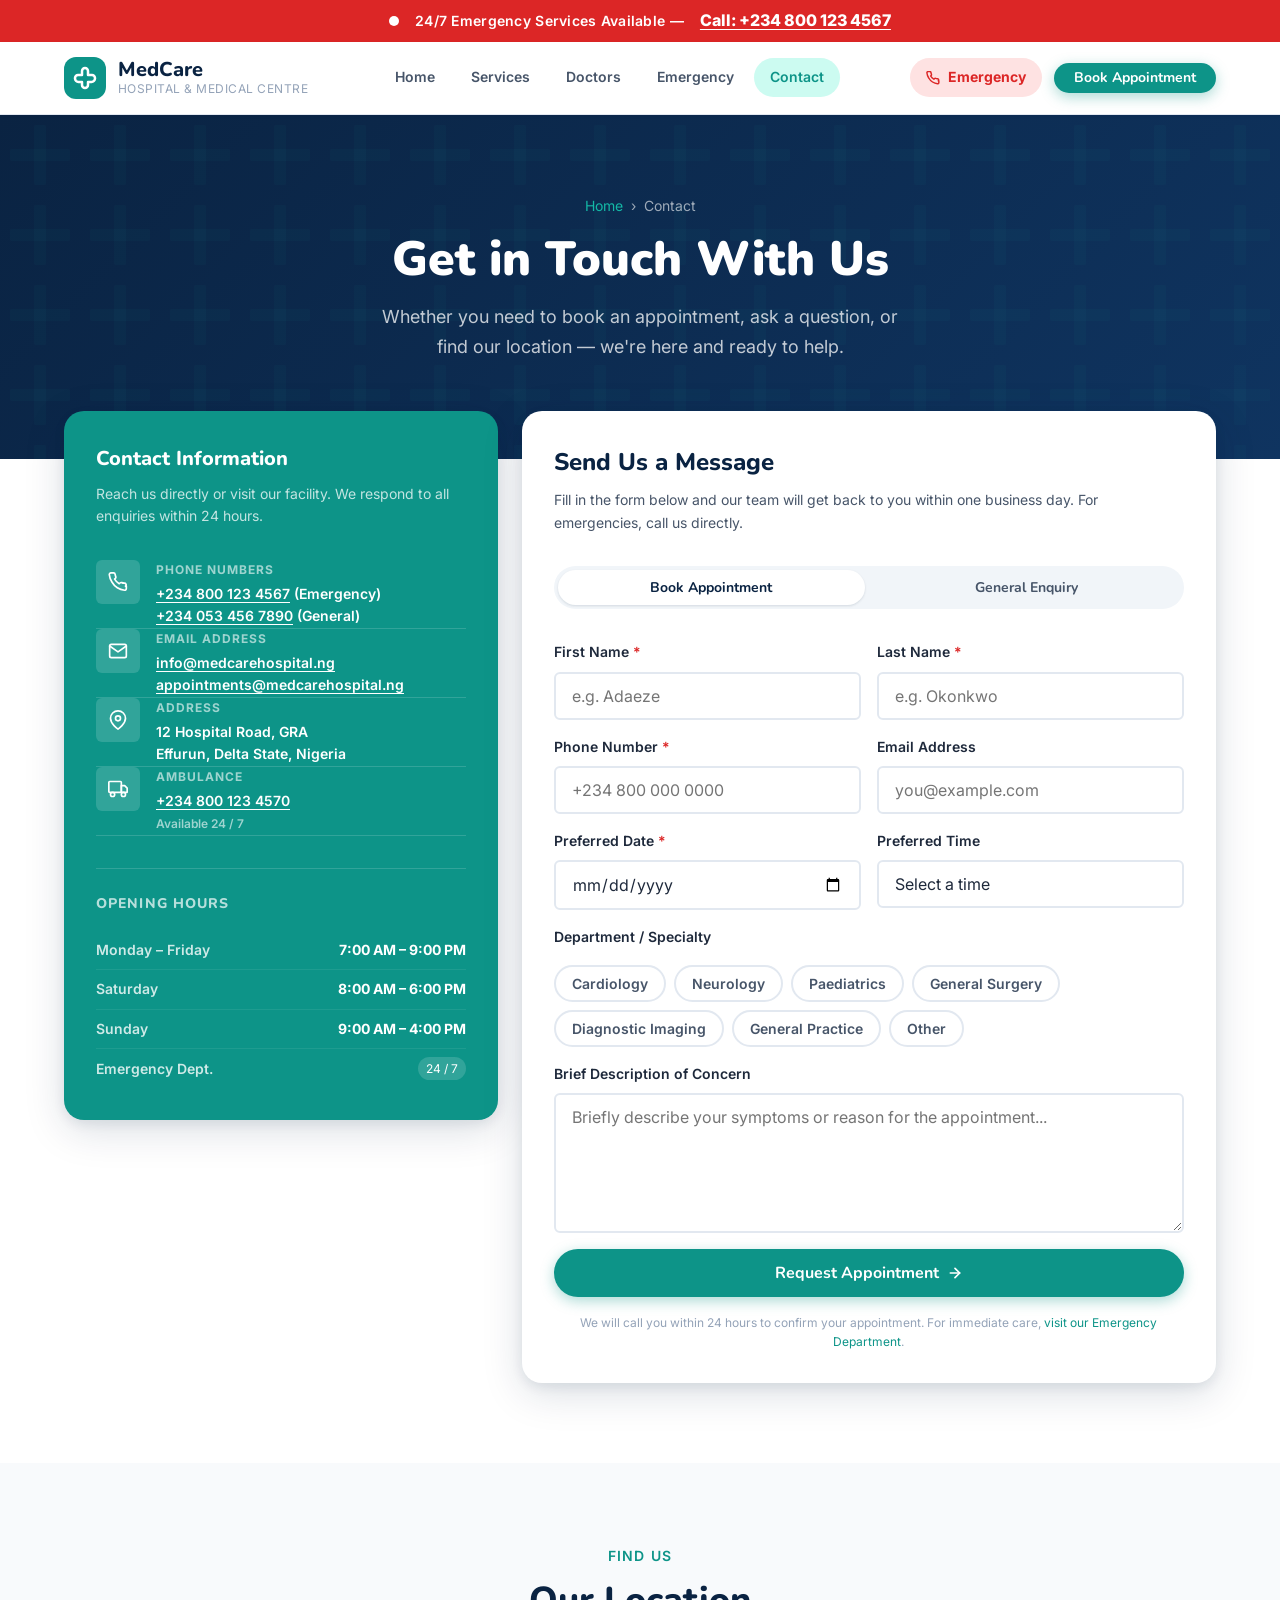
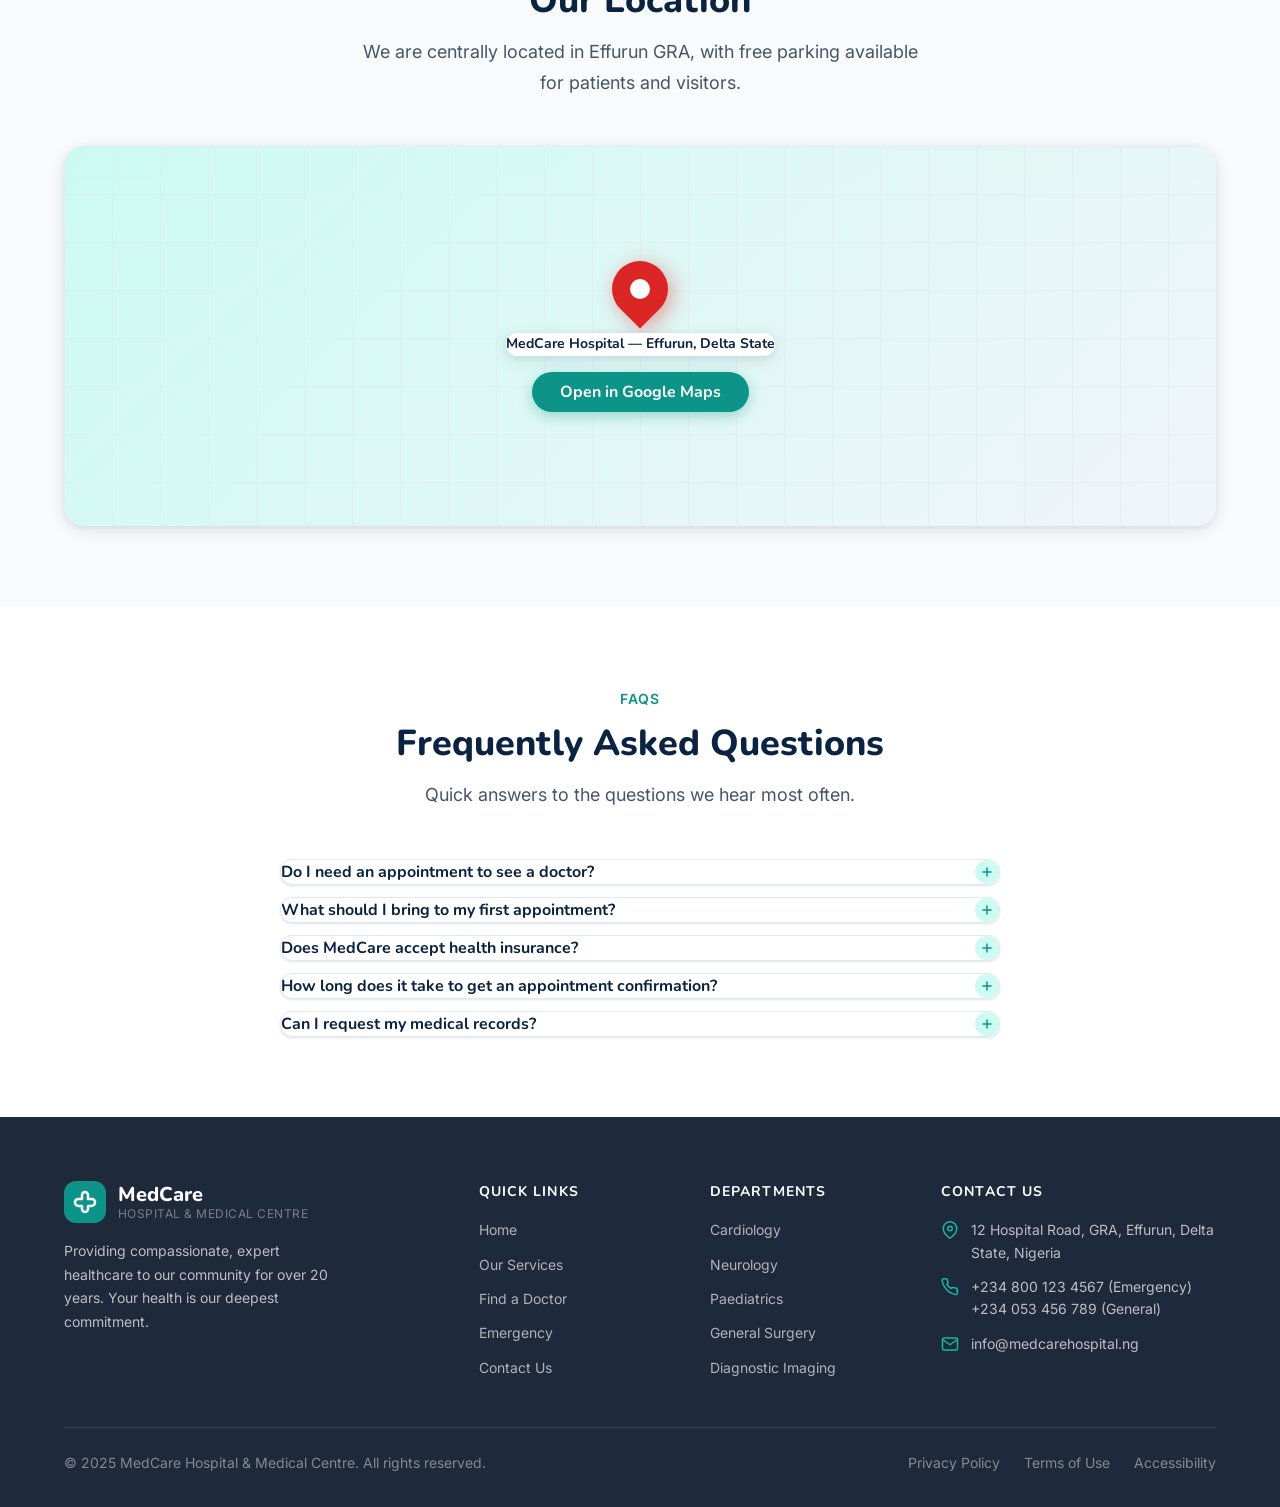
<file: contact.html>
<!DOCTYPE html>
<html lang="en">
<head>
  <meta charset="UTF-8" />
  <meta name="viewport" content="width=device-width, initial-scale=1.0" />
  <title>Contact Us – MedCare Hospital</title>
  <meta name="description" content="Get in touch with MedCare Hospital. Book an appointment, find our location, or reach our team directly. We're here to help." />
  <link rel="preconnect" href="https://fonts.googleapis.com" />
  <link rel="preconnect" href="https://fonts.gstatic.com" crossorigin />
  <link href="https://fonts.googleapis.com/css2?family=Nunito:wght@400;600;700;800;900&family=Inter:wght@400;500;600&display=swap" rel="stylesheet" />
  <link rel="stylesheet" href="styles.css" />
  <style>
    /* ---- CONTACT PAGE ONLY STYLES ---- */

    /* Hero */
    .contact-hero {
      background: linear-gradient(135deg, var(--navy) 0%, var(--navy-light) 100%);
      color: var(--white);
      padding: var(--space-20) 0 var(--space-24);
      text-align: center;
      position: relative;
      overflow: hidden;
    }

    .contact-hero::before {
      content: '';
      position: absolute;
      inset: 0;
      background-image: url("data:image/svg+xml,%3Csvg width='80' height='80' viewBox='0 0 80 80' xmlns='http://www.w3.org/2000/svg'%3E%3Cg fill='%230D9488' fill-opacity='0.05'%3E%3Crect x='34' y='10' width='12' height='60' rx='2'/%3E%3Crect x='10' y='34' width='60' height='12' rx='2'/%3E%3C/g%3E%3C/svg%3E");
      pointer-events: none;
    }

    .contact-hero__content {
      position: relative;
      z-index: 1;
    }

    .contact-hero__title {
      font-family: var(--font-display);
      font-size: clamp(var(--text-3xl), 5vw, var(--text-5xl));
      font-weight: 900;
      margin-bottom: var(--space-4);
      line-height: 1.1;
    }

    .contact-hero__subtitle {
      font-size: var(--text-lg);
      color: rgba(255,255,255,0.75);
      max-width: 520px;
      margin: 0 auto;
      line-height: 1.7;
    }

    /* Overlap card layout */
    .contact-layout {
      margin-top: calc(-1 * var(--space-12));
      position: relative;
      z-index: 10;
      padding-bottom: var(--space-20);
    }

    .contact-layout__grid {
      display: grid;
      grid-template-columns: 1fr 1.6fr;
      gap: var(--space-6);
      align-items: start;
    }

    /* Info sidebar */
    .contact-info {
      background: var(--teal);
      border-radius: var(--radius-lg);
      padding: var(--space-8);
      color: var(--white);
      box-shadow: var(--shadow-lg);
    }

    .contact-info__title {
      font-family: var(--font-display);
      font-size: var(--text-xl);
      font-weight: 800;
      margin-bottom: var(--space-2);
    }

    .contact-info__subtitle {
      font-size: var(--text-sm);
      color: rgba(255,255,255,0.75);
      line-height: 1.6;
      margin-bottom: var(--space-8);
    }

    .contact-info__item {
      display: flex;
      align-items: flex-start;
      gap: var(--space-4);
      padding: var(--space-5) 0;
      border-bottom: 1px solid rgba(255,255,255,0.15);
    }

    .contact-info__item:last-of-type {
      border-bottom: none;
    }

    .contact-info__icon {
      width: 44px;
      height: 44px;
      background: rgba(255,255,255,0.15);
      border-radius: var(--radius-sm);
      display: flex;
      align-items: center;
      justify-content: center;
      flex-shrink: 0;
    }

    .contact-info__icon svg {
      width: 20px;
      height: 20px;
      fill: none;
      stroke: var(--white);
      stroke-width: 2;
      stroke-linecap: round;
      stroke-linejoin: round;
    }

    .contact-info__label {
      font-size: var(--text-xs);
      font-weight: 700;
      letter-spacing: 0.08em;
      text-transform: uppercase;
      color: rgba(255,255,255,0.6);
      margin-bottom: var(--space-1);
    }

    .contact-info__value {
      font-size: var(--text-sm);
      font-weight: 600;
      color: var(--white);
      line-height: 1.6;
    }

    .contact-info__value a {
      color: var(--white);
      text-decoration: underline;
      text-underline-offset: 3px;
      transition: opacity var(--transition);
    }

    .contact-info__value a:hover { opacity: 0.8; }

    /* Hours table */
    .hours-table {
      width: 100%;
      margin-top: var(--space-8);
      border-top: 1px solid rgba(255,255,255,0.15);
      padding-top: var(--space-6);
    }

    .hours-table__title {
      font-family: var(--font-display);
      font-size: var(--text-sm);
      font-weight: 800;
      text-transform: uppercase;
      letter-spacing: 0.08em;
      color: rgba(255,255,255,0.7);
      margin-bottom: var(--space-4);
    }

    .hours-row {
      display: flex;
      justify-content: space-between;
      align-items: center;
      padding: var(--space-2) 0;
      font-size: var(--text-sm);
      color: rgba(255,255,255,0.8);
      border-bottom: 1px solid rgba(255,255,255,0.07);
    }

    .hours-row:last-child { border-bottom: none; }

    .hours-row__day { font-weight: 600; }

    .hours-row__time {
      color: var(--white);
      font-weight: 700;
    }

    .hours-row__badge {
      font-size: var(--text-xs);
      background: rgba(255,255,255,0.15);
      padding: 2px 8px;
      border-radius: var(--radius-full);
      color: var(--white);
    }

    /* Appointment form card */
    .form-card {
      background: var(--white);
      border-radius: var(--radius-lg);
      padding: var(--space-8);
      box-shadow: var(--shadow-lg);
    }

    .form-card__title {
      font-family: var(--font-display);
      font-size: var(--text-2xl);
      font-weight: 800;
      color: var(--navy);
      margin-bottom: var(--space-2);
    }

    .form-card__subtitle {
      font-size: var(--text-sm);
      color: var(--gray-600);
      margin-bottom: var(--space-8);
      line-height: 1.6;
    }

    /* Tab switcher */
    .form-tabs {
      display: flex;
      gap: var(--space-2);
      background: var(--gray-100);
      border-radius: var(--radius-full);
      padding: var(--space-1);
      margin-bottom: var(--space-8);
    }

    .form-tab {
      flex: 1;
      padding: var(--space-2) var(--space-4);
      border-radius: var(--radius-full);
      font-family: var(--font-display);
      font-size: var(--text-sm);
      font-weight: 700;
      color: var(--gray-600);
      background: none;
      border: none;
      cursor: pointer;
      transition: background var(--transition), color var(--transition), box-shadow var(--transition);
      text-align: center;
    }

    .form-tab.active {
      background: var(--white);
      color: var(--navy);
      box-shadow: var(--shadow-sm);
    }

    .form-panel { display: none; }
    .form-panel.active { display: block; }

    /* Form grid */
    .form-row {
      display: grid;
      grid-template-columns: 1fr 1fr;
      gap: var(--space-4);
    }

    /* Department chips */
    .dept-chips {
      display: flex;
      flex-wrap: wrap;
      gap: var(--space-2);
      margin-top: var(--space-2);
    }

    .dept-chip {
      padding: var(--space-2) var(--space-4);
      border-radius: var(--radius-full);
      border: 2px solid var(--gray-200);
      font-size: var(--text-sm);
      font-weight: 600;
      color: var(--gray-600);
      background: var(--white);
      cursor: pointer;
      transition: border-color var(--transition), color var(--transition), background var(--transition);
    }

    .dept-chip:hover,
    .dept-chip.selected {
      border-color: var(--teal);
      color: var(--teal);
      background: var(--teal-pale);
    }

    /* Success message */
    .form-success {
      display: none;
      text-align: center;
      padding: var(--space-12) var(--space-8);
    }

    .form-success.visible { display: block; }

    .form-success__icon {
      width: 72px;
      height: 72px;
      background: #d1fae5;
      border-radius: 50%;
      display: flex;
      align-items: center;
      justify-content: center;
      margin: 0 auto var(--space-6);
    }

    .form-success__icon svg {
      width: 36px;
      height: 36px;
      stroke: #059669;
      fill: none;
      stroke-width: 2.5;
      stroke-linecap: round;
      stroke-linejoin: round;
    }

    .form-success__title {
      font-family: var(--font-display);
      font-size: var(--text-2xl);
      font-weight: 800;
      color: var(--navy);
      margin-bottom: var(--space-3);
    }

    .form-success__text {
      font-size: var(--text-base);
      color: var(--gray-600);
      line-height: 1.7;
      max-width: 400px;
      margin: 0 auto var(--space-6);
    }

    /* Map section */
    .map-section {
      background: var(--gray-50);
      padding: var(--space-20) 0;
    }

    .map-placeholder {
      width: 100%;
      height: 380px;
      background: linear-gradient(135deg, var(--teal-pale) 0%, var(--gray-100) 100%);
      border-radius: var(--radius-lg);
      display: flex;
      flex-direction: column;
      align-items: center;
      justify-content: center;
      gap: var(--space-4);
      position: relative;
      overflow: hidden;
      box-shadow: var(--shadow-md);
    }

    /* Grid lines to mimic map */
    .map-placeholder::before {
      content: '';
      position: absolute;
      inset: 0;
      background-image:
        linear-gradient(var(--gray-200) 1px, transparent 1px),
        linear-gradient(90deg, var(--gray-200) 1px, transparent 1px);
      background-size: 48px 48px;
      opacity: 0.6;
    }

    .map-placeholder__pin {
      position: relative;
      z-index: 1;
      width: 56px;
      height: 56px;
      background: var(--red);
      border-radius: 50% 50% 50% 0;
      transform: rotate(-45deg);
      box-shadow: 0 6px 20px rgba(220,38,38,0.4);
      display: flex;
      align-items: center;
      justify-content: center;
    }

    .map-placeholder__pin::after {
      content: '';
      width: 20px;
      height: 20px;
      background: var(--white);
      border-radius: 50%;
    }

    .map-placeholder__label {
      position: relative;
      z-index: 1;
      background: var(--white);
      padding: var(--space-3) var(--space-5);
      border-radius: var(--radius-md);
      box-shadow: var(--shadow-md);
      font-family: var(--font-display);
      font-size: var(--text-sm);
      font-weight: 700;
      color: var(--navy);
    }

    .map-placeholder__btn {
      position: relative;
      z-index: 1;
    }

    /* FAQ */
    .faq-list {
      display: flex;
      flex-direction: column;
      gap: var(--space-3);
      max-width: 720px;
      margin-inline: auto;
    }

    .faq-item {
      background: var(--white);
      border-radius: var(--radius-md);
      box-shadow: var(--shadow-sm);
      overflow: hidden;
      border: 1px solid var(--gray-200);
    }

    .faq-question {
      width: 100%;
      display: flex;
      align-items: center;
      justify-content: space-between;
      gap: var(--space-4);
      padding: var(--space-5) var(--space-6);
      background: none;
      border: none;
      cursor: pointer;
      text-align: left;
      font-family: var(--font-display);
      font-size: var(--text-base);
      font-weight: 700;
      color: var(--navy);
      transition: background var(--transition);
    }

    .faq-question:hover { background: var(--gray-50); }

    .faq-question__icon {
      width: 24px;
      height: 24px;
      border-radius: 50%;
      background: var(--teal-pale);
      color: var(--teal);
      display: flex;
      align-items: center;
      justify-content: center;
      flex-shrink: 0;
      transition: transform var(--transition), background var(--transition);
    }

    .faq-question__icon svg {
      width: 14px;
      height: 14px;
      stroke: currentColor;
      fill: none;
      stroke-width: 2.5;
      stroke-linecap: round;
      stroke-linejoin: round;
      transition: transform var(--transition);
    }

    .faq-item.open .faq-question__icon {
      background: var(--teal);
      color: var(--white);
    }

    .faq-item.open .faq-question__icon svg {
      transform: rotate(45deg);
    }

    .faq-answer {
      max-height: 0;
      overflow: hidden;
      transition: max-height 0.35s ease, padding 0.35s ease;
      padding: 0 var(--space-6);
      font-size: var(--text-sm);
      color: var(--gray-600);
      line-height: 1.7;
    }

    .faq-item.open .faq-answer {
      max-height: 300px;
      padding: 0 var(--space-6) var(--space-5);
    }

    /* Responsive */
    @media (max-width: 900px) {
      .contact-layout__grid { grid-template-columns: 1fr; }
      .contact-info { order: 2; }
      .form-card { order: 1; }
    }

    @media (max-width: 640px) {
      .form-row { grid-template-columns: 1fr; }
      .form-card { padding: var(--space-6); }
      .contact-info { padding: var(--space-6); }
    }
  </style>
</head>
<body>

  <!-- ==================== EMERGENCY TOP BAR ==================== -->
  <div class="emergency-bar" role="banner">
    <div class="container">
      <div class="emergency-bar__inner">
        <span class="emergency-bar__pulse" aria-hidden="true"></span>
        <span class="emergency-bar__text">24/7 Emergency Services Available —</span>
        <a href="tel:+2348001234567" class="emergency-bar__phone">Call: +234 800 123 4567</a>
      </div>
    </div>
  </div>

  <!-- ==================== NAVBAR ==================== -->
  <header class="navbar" role="banner">
    <div class="container">
      <div class="navbar__inner">
        <a href="index.html" class="navbar__logo" aria-label="MedCare Hospital Home">
          <div class="navbar__logo-icon">
            <svg viewBox="0 0 24 24" aria-hidden="true">
              <path d="M12 2a3 3 0 0 0-3 3v4H5a3 3 0 0 0-3 3v.5A3.5 3.5 0 0 0 5.5 16H9v3a3 3 0 0 0 6 0v-3h3.5A3.5 3.5 0 0 0 22 12.5V12a3 3 0 0 0-3-3h-4V5a3 3 0 0 0-3-3z"/>
            </svg>
          </div>
          <div class="navbar__logo-text">
            <span class="navbar__logo-name">MedCare</span>
            <span class="navbar__logo-tagline">Hospital & Medical Centre</span>
          </div>
        </a>

        <nav class="navbar__nav" aria-label="Main navigation">
          <a href="index.html" class="navbar__link">Home</a>
          <a href="services.html" class="navbar__link">Services</a>
          <a href="doctors.html" class="navbar__link">Doctors</a>
          <a href="emergency.html" class="navbar__link">Emergency</a>
          <a href="contact.html" class="navbar__link active" aria-current="page">Contact</a>
        </nav>

        <div class="navbar__actions">
          <a href="emergency.html" class="navbar__emergency" aria-label="Emergency hotline">
            <svg width="14" height="14" viewBox="0 0 24 24" fill="none" stroke="currentColor" stroke-width="2.5" stroke-linecap="round" stroke-linejoin="round" aria-hidden="true"><path d="M22 16.92v3a2 2 0 0 1-2.18 2 19.79 19.79 0 0 1-8.63-3.07A19.5 19.5 0 0 1 4.69 12 19.79 19.79 0 0 1 1.61 3.38 2 2 0 0 1 3.58 1h3a2 2 0 0 1 2 1.72c.127.96.361 1.903.7 2.81a2 2 0 0 1-.45 2.11L7.91 8.54a16 16 0 0 0 5.55 5.55l.92-.92a2 2 0 0 1 2.11-.45c.907.339 1.85.573 2.81.7A2 2 0 0 1 21 16.92z"/></svg>
            Emergency
          </a>
          <a href="contact.html" class="btn btn--primary btn--sm">Book Appointment</a>
        </div>

        <button class="navbar__hamburger" aria-label="Open menu" aria-expanded="false" id="hamburger">
          <span></span><span></span><span></span>
        </button>
      </div>

      <nav class="navbar__mobile" id="mobileNav" aria-label="Mobile navigation">
        <a href="index.html" class="navbar__link">Home</a>
        <a href="services.html" class="navbar__link">Services</a>
        <a href="doctors.html" class="navbar__link">Doctors</a>
        <a href="emergency.html" class="navbar__link">Emergency</a>
        <a href="contact.html" class="navbar__link active">Contact</a>
        <a href="contact.html" class="btn btn--primary" style="margin-top:0.5rem;">Book Appointment</a>
      </nav>
    </div>
  </header>

  <main id="main-content">

    <!-- ==================== HERO ==================== -->
    <section class="contact-hero" aria-labelledby="contact-title">
      <div class="container">
        <div class="contact-hero__content">
          <div class="breadcrumb" aria-label="Breadcrumb">
            <a href="index.html">Home</a>
            <span aria-hidden="true">›</span>
            <span>Contact</span>
          </div>
          <h1 class="contact-hero__title" id="contact-title">Get in Touch With Us</h1>
          <p class="contact-hero__subtitle">
            Whether you need to book an appointment, ask a question, or find our location — we're here and ready to help.
          </p>
        </div>
      </div>
    </section>

    <!-- ==================== CONTACT LAYOUT ==================== -->
    <section class="contact-layout" aria-label="Contact form and information">
      <div class="container">
        <div class="contact-layout__grid">

          <!-- LEFT: Info sidebar -->
          <aside class="contact-info reveal" aria-label="Contact details">
            <div class="contact-info__title">Contact Information</div>
            <p class="contact-info__subtitle">Reach us directly or visit our facility. We respond to all enquiries within 24 hours.</p>

            <div class="contact-info__item">
              <div class="contact-info__icon">
                <svg viewBox="0 0 24 24" aria-hidden="true"><path d="M22 16.92v3a2 2 0 0 1-2.18 2 19.79 19.79 0 0 1-8.63-3.07A19.5 19.5 0 0 1 4.69 12 19.79 19.79 0 0 1 1.61 3.38 2 2 0 0 1 3.58 1h3a2 2 0 0 1 2 1.72c.127.96.361 1.903.7 2.81a2 2 0 0 1-.45 2.11L7.91 8.54a16 16 0 0 0 5.55 5.55l.92-.92a2 2 0 0 1 2.11-.45c.907.339 1.85.573 2.81.7A2 2 0 0 1 21 16.92z"/></svg>
              </div>
              <div>
                <div class="contact-info__label">Phone Numbers</div>
                <div class="contact-info__value">
                  <a href="tel:+2348001234567">+234 800 123 4567</a> (Emergency)<br>
                  <a href="tel:+2340534567890">+234 053 456 7890</a> (General)
                </div>
              </div>
            </div>

            <div class="contact-info__item">
              <div class="contact-info__icon">
                <svg viewBox="0 0 24 24" aria-hidden="true"><path d="M4 4h16c1.1 0 2 .9 2 2v12c0 1.1-.9 2-2 2H4c-1.1 0-2-.9-2-2V6c0-1.1.9-2 2-2z"/><polyline points="22,6 12,13 2,6"/></svg>
              </div>
              <div>
                <div class="contact-info__label">Email Address</div>
                <div class="contact-info__value">
                  <a href="mailto:info@medcarehospital.ng">info@medcarehospital.ng</a><br>
                  <a href="mailto:appointments@medcarehospital.ng">appointments@medcarehospital.ng</a>
                </div>
              </div>
            </div>

            <div class="contact-info__item">
              <div class="contact-info__icon">
                <svg viewBox="0 0 24 24" aria-hidden="true"><path d="M21 10c0 7-9 13-9 13s-9-6-9-13a9 9 0 0 1 18 0z"/><circle cx="12" cy="10" r="3"/></svg>
              </div>
              <div>
                <div class="contact-info__label">Address</div>
                <div class="contact-info__value">12 Hospital Road, GRA<br>Effurun, Delta State, Nigeria</div>
              </div>
            </div>

            <div class="contact-info__item">
              <div class="contact-info__icon">
                <svg viewBox="0 0 24 24" aria-hidden="true"><rect x="1" y="3" width="15" height="13" rx="1"/><path d="M16 8h4l3 3v5h-7V8z"/><circle cx="5.5" cy="18.5" r="2.5"/><circle cx="18.5" cy="18.5" r="2.5"/></svg>
              </div>
              <div>
                <div class="contact-info__label">Ambulance</div>
                <div class="contact-info__value"><a href="tel:+2348001234570">+234 800 123 4570</a><br><span style="font-size:var(--text-xs); color:rgba(255,255,255,0.6);">Available 24 / 7</span></div>
              </div>
            </div>

            <!-- Opening Hours -->
            <div class="hours-table">
              <div class="hours-table__title">Opening Hours</div>

              <div class="hours-row">
                <span class="hours-row__day">Monday – Friday</span>
                <span class="hours-row__time">7:00 AM – 9:00 PM</span>
              </div>
              <div class="hours-row">
                <span class="hours-row__day">Saturday</span>
                <span class="hours-row__time">8:00 AM – 6:00 PM</span>
              </div>
              <div class="hours-row">
                <span class="hours-row__day">Sunday</span>
                <span class="hours-row__time">9:00 AM – 4:00 PM</span>
              </div>
              <div class="hours-row">
                <span class="hours-row__day">Emergency Dept.</span>
                <span class="hours-row__badge">24 / 7</span>
              </div>
            </div>
          </aside>

          <!-- RIGHT: Form card -->
          <div class="form-card reveal reveal-delay-1">

            <div class="form-card__title">Send Us a Message</div>
            <p class="form-card__subtitle">Fill in the form below and our team will get back to you within one business day. For emergencies, call us directly.</p>

            <!-- Tab switcher -->
            <div class="form-tabs" role="tablist" aria-label="Form type">
              <button class="form-tab active" role="tab" aria-selected="true" aria-controls="panel-appointment" id="tab-appointment" data-tab="appointment">
                Book Appointment
              </button>
              <button class="form-tab" role="tab" aria-selected="false" aria-controls="panel-general" id="tab-general" data-tab="general">
                General Enquiry
              </button>
            </div>

            <!-- Success state -->
            <div class="form-success" id="formSuccess" aria-live="polite">
              <div class="form-success__icon" aria-hidden="true">
                <svg viewBox="0 0 24 24"><polyline points="20 6 9 17 4 12"/></svg>
              </div>
              <div class="form-success__title">Message Received!</div>
              <p class="form-success__text">Thank you for reaching out. Our team will contact you within one business day to confirm your request.</p>
              <button class="btn btn--outline-navy" id="resetForm">Send Another Message</button>
            </div>

            <!-- APPOINTMENT PANEL -->
            <div class="form-panel active" id="panel-appointment" role="tabpanel" aria-labelledby="tab-appointment">
              <form id="appointmentForm" novalidate>

                <div class="form-row">
                  <div class="form-group">
                    <label class="form-label" for="appt-firstname">First Name <span style="color:var(--red)">*</span></label>
                    <input class="form-input" type="text" id="appt-firstname" name="firstname" placeholder="e.g. Adaeze" required autocomplete="given-name" />
                  </div>
                  <div class="form-group">
                    <label class="form-label" for="appt-lastname">Last Name <span style="color:var(--red)">*</span></label>
                    <input class="form-input" type="text" id="appt-lastname" name="lastname" placeholder="e.g. Okonkwo" required autocomplete="family-name" />
                  </div>
                </div>

                <div class="form-row">
                  <div class="form-group">
                    <label class="form-label" for="appt-phone">Phone Number <span style="color:var(--red)">*</span></label>
                    <input class="form-input" type="tel" id="appt-phone" name="phone" placeholder="+234 800 000 0000" required autocomplete="tel" />
                  </div>
                  <div class="form-group">
                    <label class="form-label" for="appt-email">Email Address</label>
                    <input class="form-input" type="email" id="appt-email" name="email" placeholder="you@example.com" autocomplete="email" />
                  </div>
                </div>

                <div class="form-row">
                  <div class="form-group">
                    <label class="form-label" for="appt-date">Preferred Date <span style="color:var(--red)">*</span></label>
                    <input class="form-input" type="date" id="appt-date" name="date" required />
                  </div>
                  <div class="form-group">
                    <label class="form-label" for="appt-time">Preferred Time</label>
                    <select class="form-input form-select" id="appt-time" name="time">
                      <option value="">Select a time</option>
                      <option>7:00 AM – 9:00 AM</option>
                      <option>9:00 AM – 11:00 AM</option>
                      <option>11:00 AM – 1:00 PM</option>
                      <option>1:00 PM – 3:00 PM</option>
                      <option>3:00 PM – 5:00 PM</option>
                      <option>5:00 PM – 7:00 PM</option>
                    </select>
                  </div>
                </div>

                <div class="form-group">
                  <label class="form-label">Department / Specialty</label>
                  <div class="dept-chips" role="group" aria-label="Select department">
                    <button type="button" class="dept-chip" data-dept="cardiology">Cardiology</button>
                    <button type="button" class="dept-chip" data-dept="neurology">Neurology</button>
                    <button type="button" class="dept-chip" data-dept="paediatrics">Paediatrics</button>
                    <button type="button" class="dept-chip" data-dept="surgery">General Surgery</button>
                    <button type="button" class="dept-chip" data-dept="imaging">Diagnostic Imaging</button>
                    <button type="button" class="dept-chip" data-dept="general">General Practice</button>
                    <button type="button" class="dept-chip" data-dept="other">Other</button>
                  </div>
                  <input type="hidden" id="appt-dept" name="department" />
                </div>

                <div class="form-group">
                  <label class="form-label" for="appt-notes">Brief Description of Concern</label>
                  <textarea class="form-input form-textarea" id="appt-notes" name="notes" placeholder="Briefly describe your symptoms or reason for the appointment..."></textarea>
                </div>

                <button type="submit" class="btn btn--primary" style="width:100%; justify-content:center; padding:1rem;">
                  Request Appointment
                  <svg width="16" height="16" viewBox="0 0 24 24" fill="none" stroke="currentColor" stroke-width="2.5" stroke-linecap="round" stroke-linejoin="round" aria-hidden="true"><line x1="5" y1="12" x2="19" y2="12"/><polyline points="12 5 19 12 12 19"/></svg>
                </button>

                <p style="margin-top:var(--space-4); font-size:var(--text-xs); color:var(--gray-400); text-align:center;">
                  We will call you within 24 hours to confirm your appointment. For immediate care, <a href="emergency.html" style="color:var(--teal);">visit our Emergency Department</a>.
                </p>

              </form>
            </div>

            <!-- GENERAL ENQUIRY PANEL -->
            <div class="form-panel" id="panel-general" role="tabpanel" aria-labelledby="tab-general">
              <form id="generalForm" novalidate>

                <div class="form-row">
                  <div class="form-group">
                    <label class="form-label" for="gen-name">Full Name <span style="color:var(--red)">*</span></label>
                    <input class="form-input" type="text" id="gen-name" name="name" placeholder="Your full name" required autocomplete="name" />
                  </div>
                  <div class="form-group">
                    <label class="form-label" for="gen-phone">Phone Number</label>
                    <input class="form-input" type="tel" id="gen-phone" name="phone" placeholder="+234 800 000 0000" autocomplete="tel" />
                  </div>
                </div>

                <div class="form-group">
                  <label class="form-label" for="gen-email">Email Address <span style="color:var(--red)">*</span></label>
                  <input class="form-input" type="email" id="gen-email" name="email" placeholder="you@example.com" required autocomplete="email" />
                </div>

                <div class="form-group">
                  <label class="form-label" for="gen-subject">Subject <span style="color:var(--red)">*</span></label>
                  <select class="form-input form-select" id="gen-subject" name="subject" required>
                    <option value="">Select a subject</option>
                    <option>General Information</option>
                    <option>Medical Records Request</option>
                    <option>Billing & Insurance</option>
                    <option>Feedback & Complaints</option>
                    <option>Partnership / Referral</option>
                    <option>Other</option>
                  </select>
                </div>

                <div class="form-group">
                  <label class="form-label" for="gen-message">Message <span style="color:var(--red)">*</span></label>
                  <textarea class="form-input form-textarea" id="gen-message" name="message" placeholder="Write your message here..." required></textarea>
                </div>

                <button type="submit" class="btn btn--primary" style="width:100%; justify-content:center; padding:1rem;">
                  Send Message
                  <svg width="16" height="16" viewBox="0 0 24 24" fill="none" stroke="currentColor" stroke-width="2.5" stroke-linecap="round" stroke-linejoin="round" aria-hidden="true"><line x1="22" y1="2" x2="11" y2="13"/><polygon points="22 2 15 22 11 13 2 9 22 2"/></svg>
                </button>

              </form>
            </div>

          </div><!-- /form-card -->
        </div><!-- /grid -->
      </div>
    </section>

    <!-- ==================== MAP ==================== -->
    <section class="map-section" aria-labelledby="map-title">
      <div class="container">
        <div class="section__header">
          <span class="section__eyebrow">Find Us</span>
          <h2 class="section__title" id="map-title">Our Location</h2>
          <p class="section__subtitle">We are centrally located in Effurun GRA, with free parking available for patients and visitors.</p>
        </div>

        <div class="map-placeholder reveal" role="img" aria-label="Map showing MedCare Hospital at 12 Hospital Road, GRA, Effurun">
          <div class="map-placeholder__pin" aria-hidden="true"></div>
          <div class="map-placeholder__label">MedCare Hospital — Effurun, Delta State</div>
          <a href="https://maps.google.com" target="_blank" rel="noopener noreferrer" class="btn btn--primary map-placeholder__btn">
            Open in Google Maps
          </a>
        </div>
      </div>
    </section>

    <!-- ==================== FAQ ==================== -->
    <section class="section" aria-labelledby="faq-title">
      <div class="container">
        <div class="section__header">
          <span class="section__eyebrow">FAQs</span>
          <h2 class="section__title" id="faq-title">Frequently Asked Questions</h2>
          <p class="section__subtitle">Quick answers to the questions we hear most often.</p>
        </div>

        <div class="faq-list" role="list">

          <div class="faq-item reveal" role="listitem">
            <button class="faq-question" aria-expanded="false">
              Do I need an appointment to see a doctor?
              <div class="faq-question__icon" aria-hidden="true">
                <svg viewBox="0 0 24 24"><line x1="12" y1="5" x2="12" y2="19"/><line x1="5" y1="12" x2="19" y2="12"/></svg>
              </div>
            </button>
            <div class="faq-answer">
              For specialist consultations, an appointment is recommended to minimise wait time. Walk-ins are accepted for general practice. Our Emergency Department never requires an appointment — please come immediately in urgent situations.
            </div>
          </div>

          <div class="faq-item reveal reveal-delay-1" role="listitem">
            <button class="faq-question" aria-expanded="false">
              What should I bring to my first appointment?
              <div class="faq-question__icon" aria-hidden="true">
                <svg viewBox="0 0 24 24"><line x1="12" y1="5" x2="12" y2="19"/><line x1="5" y1="12" x2="19" y2="12"/></svg>
              </div>
            </button>
            <div class="faq-answer">
              Please bring a valid ID, your National Health Insurance (NHIA) card if applicable, a list of any current medications or supplements, previous medical records or test results, and your referral letter if you are seeing a specialist.
            </div>
          </div>

          <div class="faq-item reveal reveal-delay-2" role="listitem">
            <button class="faq-question" aria-expanded="false">
              Does MedCare accept health insurance?
              <div class="faq-question__icon" aria-hidden="true">
                <svg viewBox="0 0 24 24"><line x1="12" y1="5" x2="12" y2="19"/><line x1="5" y1="12" x2="19" y2="12"/></svg>
              </div>
            </button>
            <div class="faq-answer">
              Yes. We accept NHIA and work with most major HMO providers in Nigeria including Hygeia, Reliance HMO, AXA Mansard, and Leadway Health. Please contact our billing desk at <a href="tel:+2340534567890" style="color:var(--teal);">+234 053 456 7890</a> to confirm your specific plan.
            </div>
          </div>

          <div class="faq-item reveal reveal-delay-3" role="listitem">
            <button class="faq-question" aria-expanded="false">
              How long does it take to get an appointment confirmation?
              <div class="faq-question__icon" aria-hidden="true">
                <svg viewBox="0 0 24 24"><line x1="12" y1="5" x2="12" y2="19"/><line x1="5" y1="12" x2="19" y2="12"/></svg>
              </div>
            </button>
            <div class="faq-answer">
              Our team will call you within 24 hours of receiving your booking request to confirm your appointment time and provide any preparation instructions. You will also receive an SMS reminder 24 hours before your scheduled visit.
            </div>
          </div>

          <div class="faq-item reveal" role="listitem">
            <button class="faq-question" aria-expanded="false">
              Can I request my medical records?
              <div class="faq-question__icon" aria-hidden="true">
                <svg viewBox="0 0 24 24"><line x1="12" y1="5" x2="12" y2="19"/><line x1="5" y1="12" x2="19" y2="12"/></svg>
              </div>
            </button>
            <div class="faq-answer">
              Yes. Submit a Medical Records Request using the General Enquiry form above or visit the Medical Records office in person with a valid ID. Records are typically processed within 3–5 business days.
            </div>
          </div>

        </div>
      </div>
    </section>

  </main>

  <!-- ==================== FOOTER ==================== -->
  <footer class="footer" role="contentinfo">
    <div class="container">
      <div class="footer__grid">
        <div class="footer__brand">
          <a href="index.html" class="navbar__logo" aria-label="MedCare Hospital">
            <div class="navbar__logo-icon">
              <svg viewBox="0 0 24 24" aria-hidden="true" style="width:24px;height:24px;fill:none;stroke:white;stroke-width:2.5;stroke-linecap:round;stroke-linejoin:round;">
                <path d="M12 2a3 3 0 0 0-3 3v4H5a3 3 0 0 0-3 3v.5A3.5 3.5 0 0 0 5.5 16H9v3a3 3 0 0 0 6 0v-3h3.5A3.5 3.5 0 0 0 22 12.5V12a3 3 0 0 0-3-3h-4V5a3 3 0 0 0-3-3z"/>
              </svg>
            </div>
            <div class="navbar__logo-text">
              <span class="navbar__logo-name">MedCare</span>
              <span class="navbar__logo-tagline">Hospital & Medical Centre</span>
            </div>
          </a>
          <p>Providing compassionate, expert healthcare to our community for over 20 years. Your health is our deepest commitment.</p>
        </div>
        <div>
          <div class="footer__col-title">Quick Links</div>
          <nav class="footer__links">
            <a href="index.html">Home</a>
            <a href="services.html">Our Services</a>
            <a href="doctors.html">Find a Doctor</a>
            <a href="emergency.html">Emergency</a>
            <a href="contact.html">Contact Us</a>
          </nav>
        </div>
        <div>
          <div class="footer__col-title">Departments</div>
          <nav class="footer__links">
            <a href="services.html">Cardiology</a>
            <a href="services.html">Neurology</a>
            <a href="services.html">Paediatrics</a>
            <a href="services.html">General Surgery</a>
            <a href="services.html">Diagnostic Imaging</a>
          </nav>
        </div>
        <div>
          <div class="footer__col-title">Contact Us</div>
          <div class="footer__contact-item">
            <svg class="footer__contact-icon" viewBox="0 0 24 24" fill="none" stroke="currentColor" stroke-width="2" stroke-linecap="round" stroke-linejoin="round" aria-hidden="true"><path d="M21 10c0 7-9 13-9 13s-9-6-9-13a9 9 0 0 1 18 0z"/><circle cx="12" cy="10" r="3"/></svg>
            <span>12 Hospital Road, GRA, Effurun, Delta State, Nigeria</span>
          </div>
          <div class="footer__contact-item">
            <svg class="footer__contact-icon" viewBox="0 0 24 24" fill="none" stroke="currentColor" stroke-width="2" stroke-linecap="round" stroke-linejoin="round" aria-hidden="true"><path d="M22 16.92v3a2 2 0 0 1-2.18 2 19.79 19.79 0 0 1-8.63-3.07A19.5 19.5 0 0 1 4.69 12 19.79 19.79 0 0 1 1.61 3.38 2 2 0 0 1 3.58 1h3a2 2 0 0 1 2 1.72c.127.96.361 1.903.7 2.81a2 2 0 0 1-.45 2.11L7.91 8.54a16 16 0 0 0 5.55 5.55l.92-.92a2 2 0 0 1 2.11-.45c.907.339 1.85.573 2.81.7A2 2 0 0 1 21 16.92z"/></svg>
            <span>+234 800 123 4567 (Emergency)<br>+234 053 456 789 (General)</span>
          </div>
          <div class="footer__contact-item">
            <svg class="footer__contact-icon" viewBox="0 0 24 24" fill="none" stroke="currentColor" stroke-width="2" stroke-linecap="round" stroke-linejoin="round" aria-hidden="true"><path d="M4 4h16c1.1 0 2 .9 2 2v12c0 1.1-.9 2-2 2H4c-1.1 0-2-.9-2-2V6c0-1.1.9-2 2-2z"/><polyline points="22,6 12,13 2,6"/></svg>
            <span>info@medcarehospital.ng</span>
          </div>
        </div>
      </div>
      <hr class="footer__divider" />
      <div class="footer__bottom">
        <p class="footer__copy">&copy; 2025 MedCare Hospital &amp; Medical Centre. All rights reserved.</p>
        <div class="footer__bottom-links">
          <a href="#">Privacy Policy</a>
          <a href="#">Terms of Use</a>
          <a href="#">Accessibility</a>
        </div>
      </div>
    </div>
  </footer>

  <!-- ==================== SCRIPTS ==================== -->
  <script>
    // Mobile nav toggle
    const hamburger = document.getElementById('hamburger');
    const mobileNav = document.getElementById('mobileNav');
    hamburger.addEventListener('click', () => {
      const isOpen = mobileNav.classList.toggle('open');
      hamburger.setAttribute('aria-expanded', isOpen);
    });

    // Scroll reveal
    const revealEls = document.querySelectorAll('.reveal');
    const observer = new IntersectionObserver((entries) => {
      entries.forEach(entry => {
        if (entry.isIntersecting) {
          entry.target.classList.add('visible');
          observer.unobserve(entry.target);
        }
      });
    }, { threshold: 0.1 });
    revealEls.forEach(el => observer.observe(el));

    // Tab switching
    const tabs = document.querySelectorAll('.form-tab');
    const panels = document.querySelectorAll('.form-panel');
    tabs.forEach(tab => {
      tab.addEventListener('click', () => {
        tabs.forEach(t => { t.classList.remove('active'); t.setAttribute('aria-selected', 'false'); });
        panels.forEach(p => p.classList.remove('active'));
        tab.classList.add('active');
        tab.setAttribute('aria-selected', 'true');
        document.getElementById('panel-' + tab.dataset.tab).classList.add('active');
        document.getElementById('formSuccess').classList.remove('visible');
      });
    });

    // Department chip selection
    const chips = document.querySelectorAll('.dept-chip');
    const deptInput = document.getElementById('appt-dept');
    chips.forEach(chip => {
      chip.addEventListener('click', () => {
        chips.forEach(c => c.classList.remove('selected'));
        chip.classList.add('selected');
        deptInput.value = chip.dataset.dept;
      });
    });

    // Form submission (demo — shows success state)
    function showSuccess() {
      document.querySelectorAll('.form-panel').forEach(p => p.style.display = 'none');
      document.querySelectorAll('.form-tabs').forEach(t => t.style.display = 'none');
      document.querySelectorAll('.form-card__title, .form-card__subtitle').forEach(el => el.style.display = 'none');
      document.getElementById('formSuccess').classList.add('visible');
    }

    document.getElementById('appointmentForm').addEventListener('submit', (e) => {
      e.preventDefault();
      showSuccess();
    });

    document.getElementById('generalForm').addEventListener('submit', (e) => {
      e.preventDefault();
      showSuccess();
    });

    // Reset form
    document.getElementById('resetForm').addEventListener('click', () => {
      document.getElementById('appointmentForm').reset();
      document.getElementById('generalForm').reset();
      chips.forEach(c => c.classList.remove('selected'));
      deptInput.value = '';
      document.getElementById('formSuccess').classList.remove('visible');
      document.querySelectorAll('.form-panel').forEach(p => p.style.display = '');
      document.querySelectorAll('.form-tabs').forEach(t => t.style.display = '');
      document.querySelectorAll('.form-card__title, .form-card__subtitle').forEach(el => el.style.display = '');
      // Reset to first tab
      tabs[0].click();
    });

    // FAQ accordion
    const faqItems = document.querySelectorAll('.faq-item');
    faqItems.forEach(item => {
      const btn = item.querySelector('.faq-question');
      btn.addEventListener('click', () => {
        const isOpen = item.classList.contains('open');
        // Close all
        faqItems.forEach(i => {
          i.classList.remove('open');
          i.querySelector('.faq-question').setAttribute('aria-expanded', 'false');
        });
        // Open clicked if it was closed
        if (!isOpen) {
          item.classList.add('open');
          btn.setAttribute('aria-expanded', 'true');
        }
      });
    });

    // Set min date for appointment to today
    const dateInput = document.getElementById('appt-date');
    if (dateInput) {
      dateInput.min = new Date().toISOString().split('T')[0];
    }
  </script>

</body>
</html>
</file>
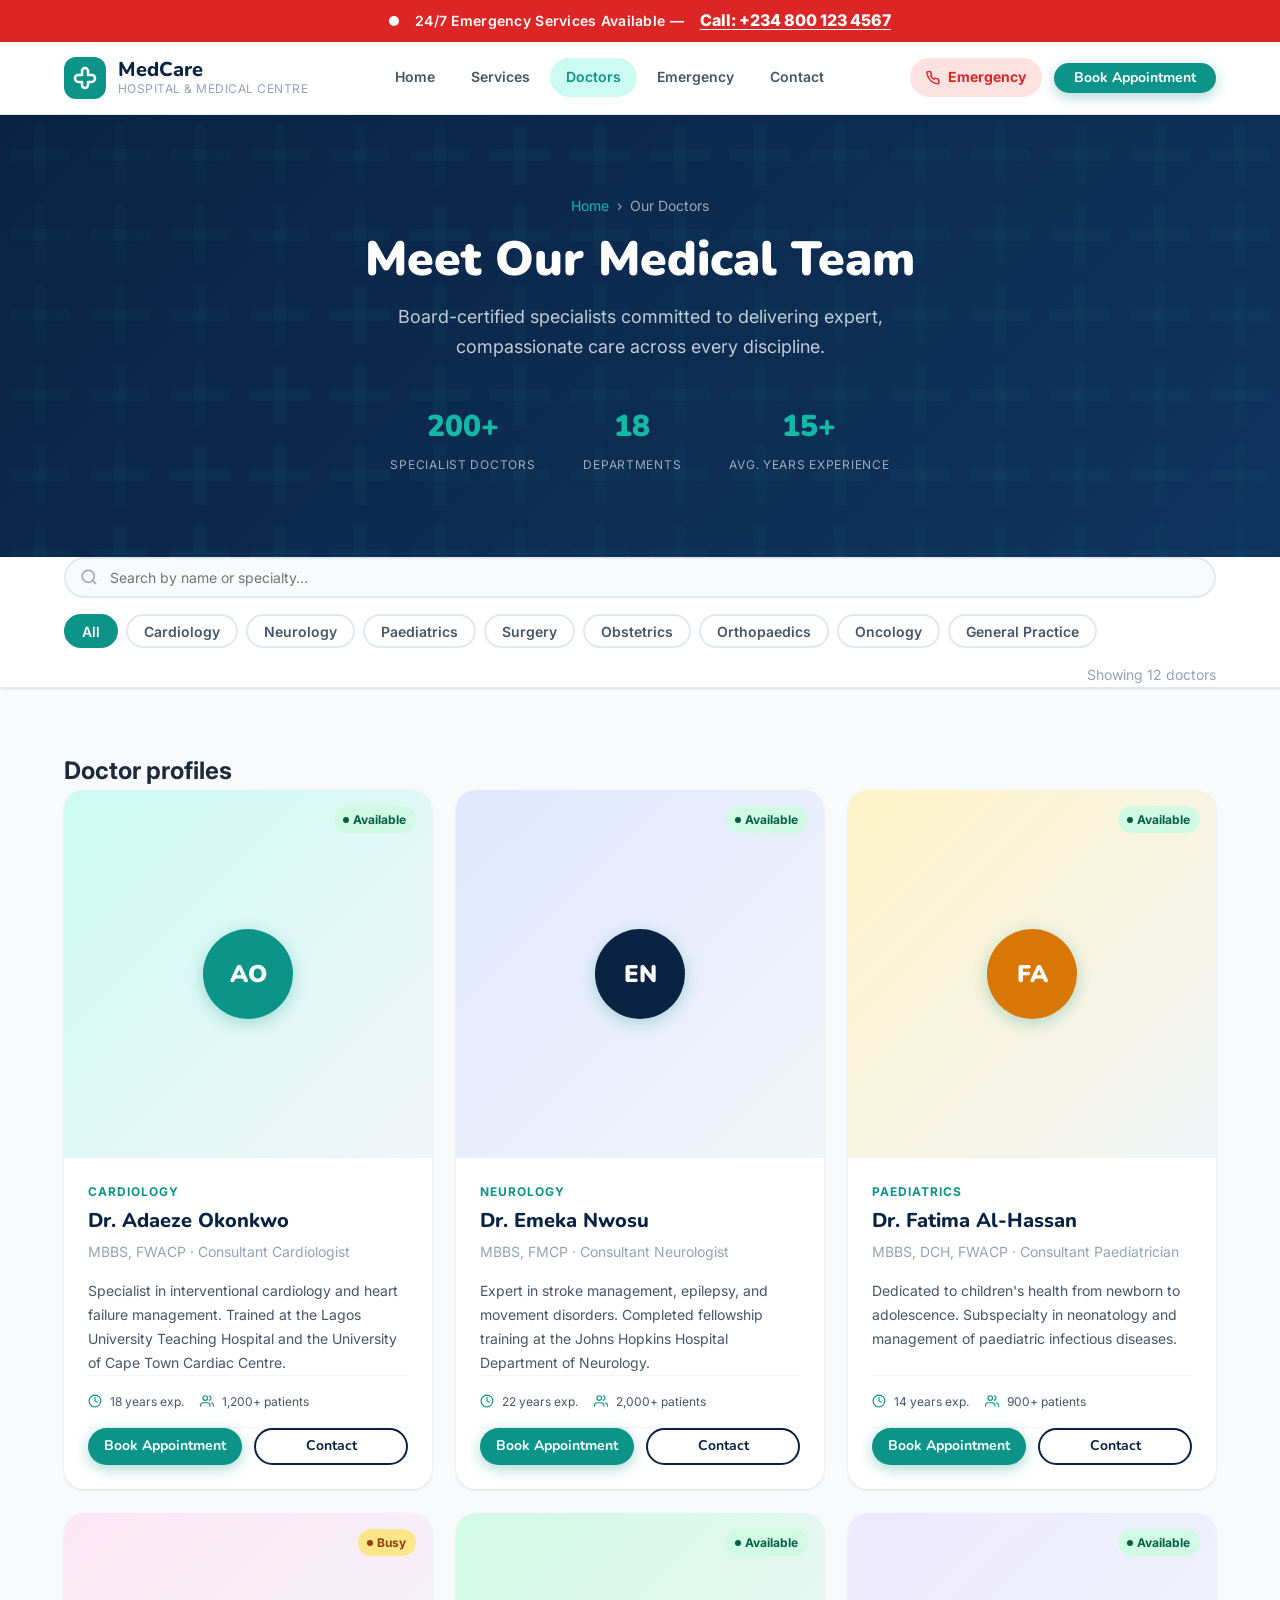
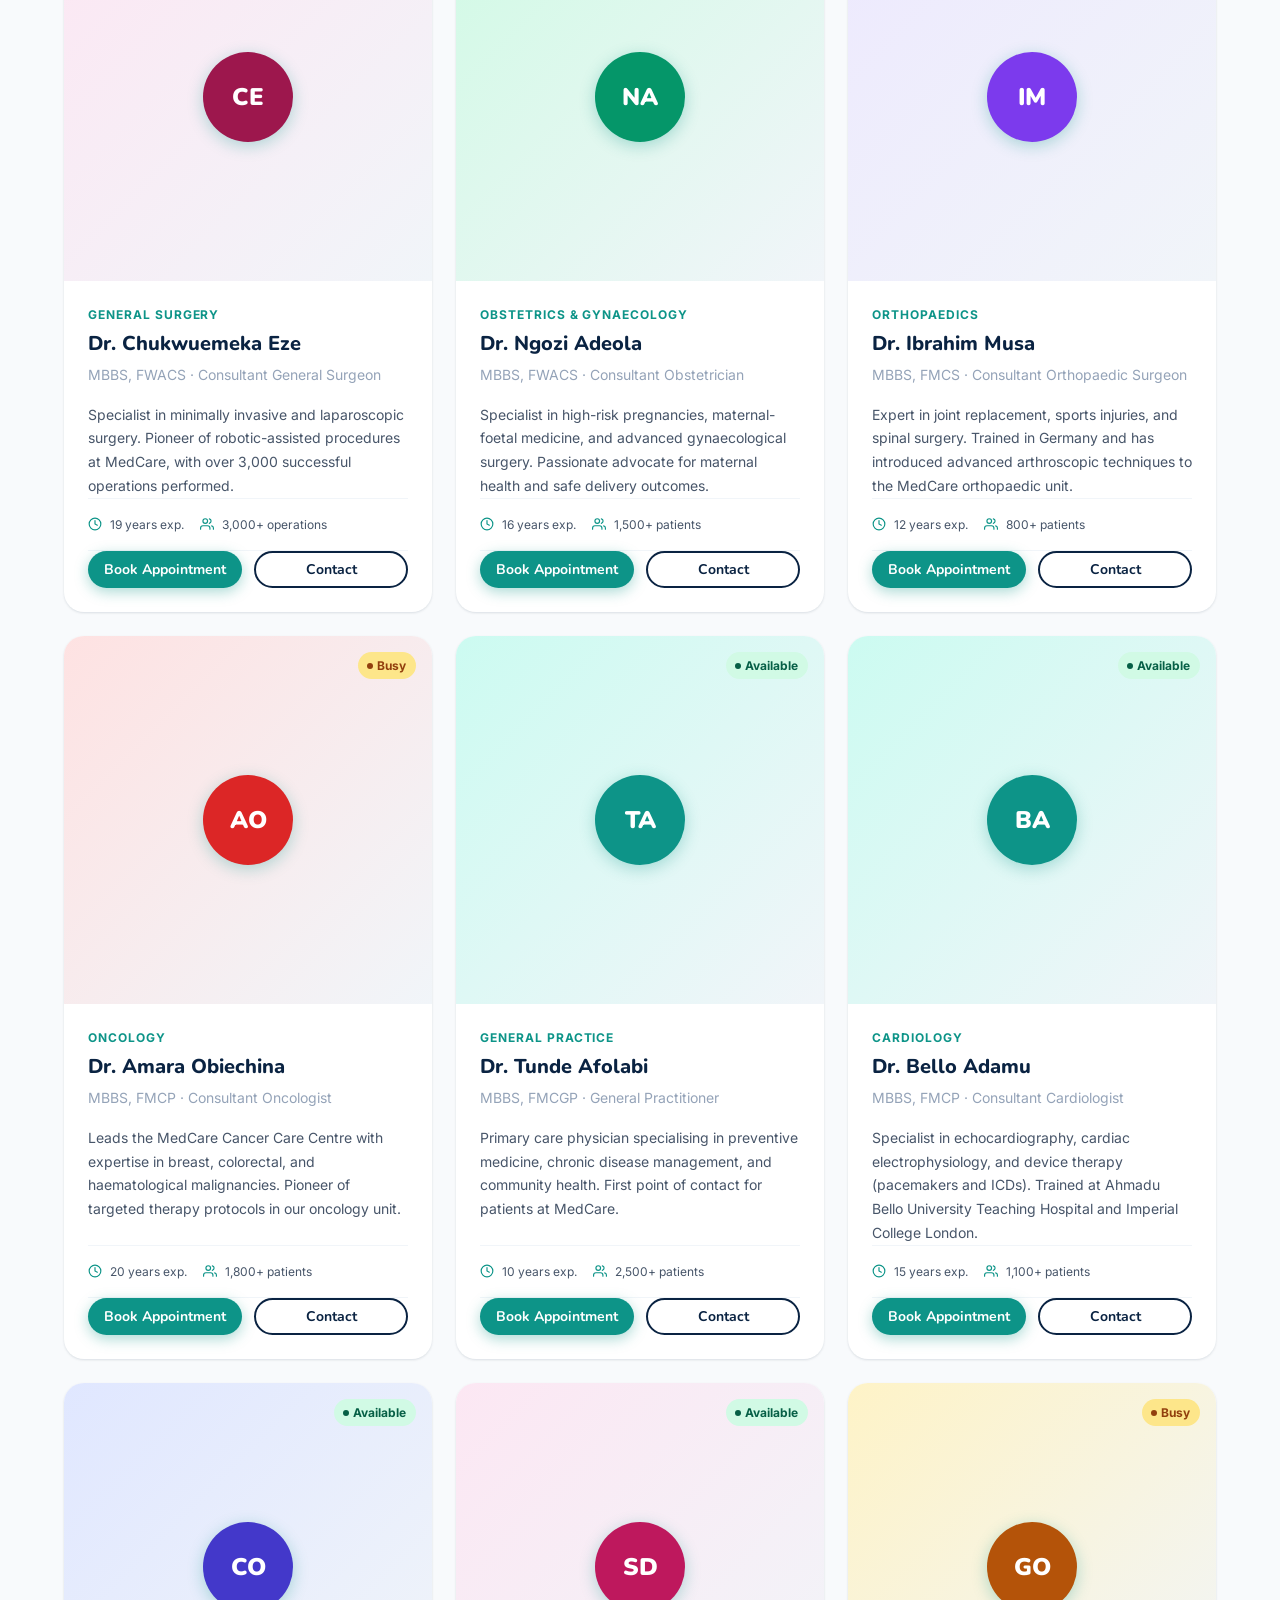
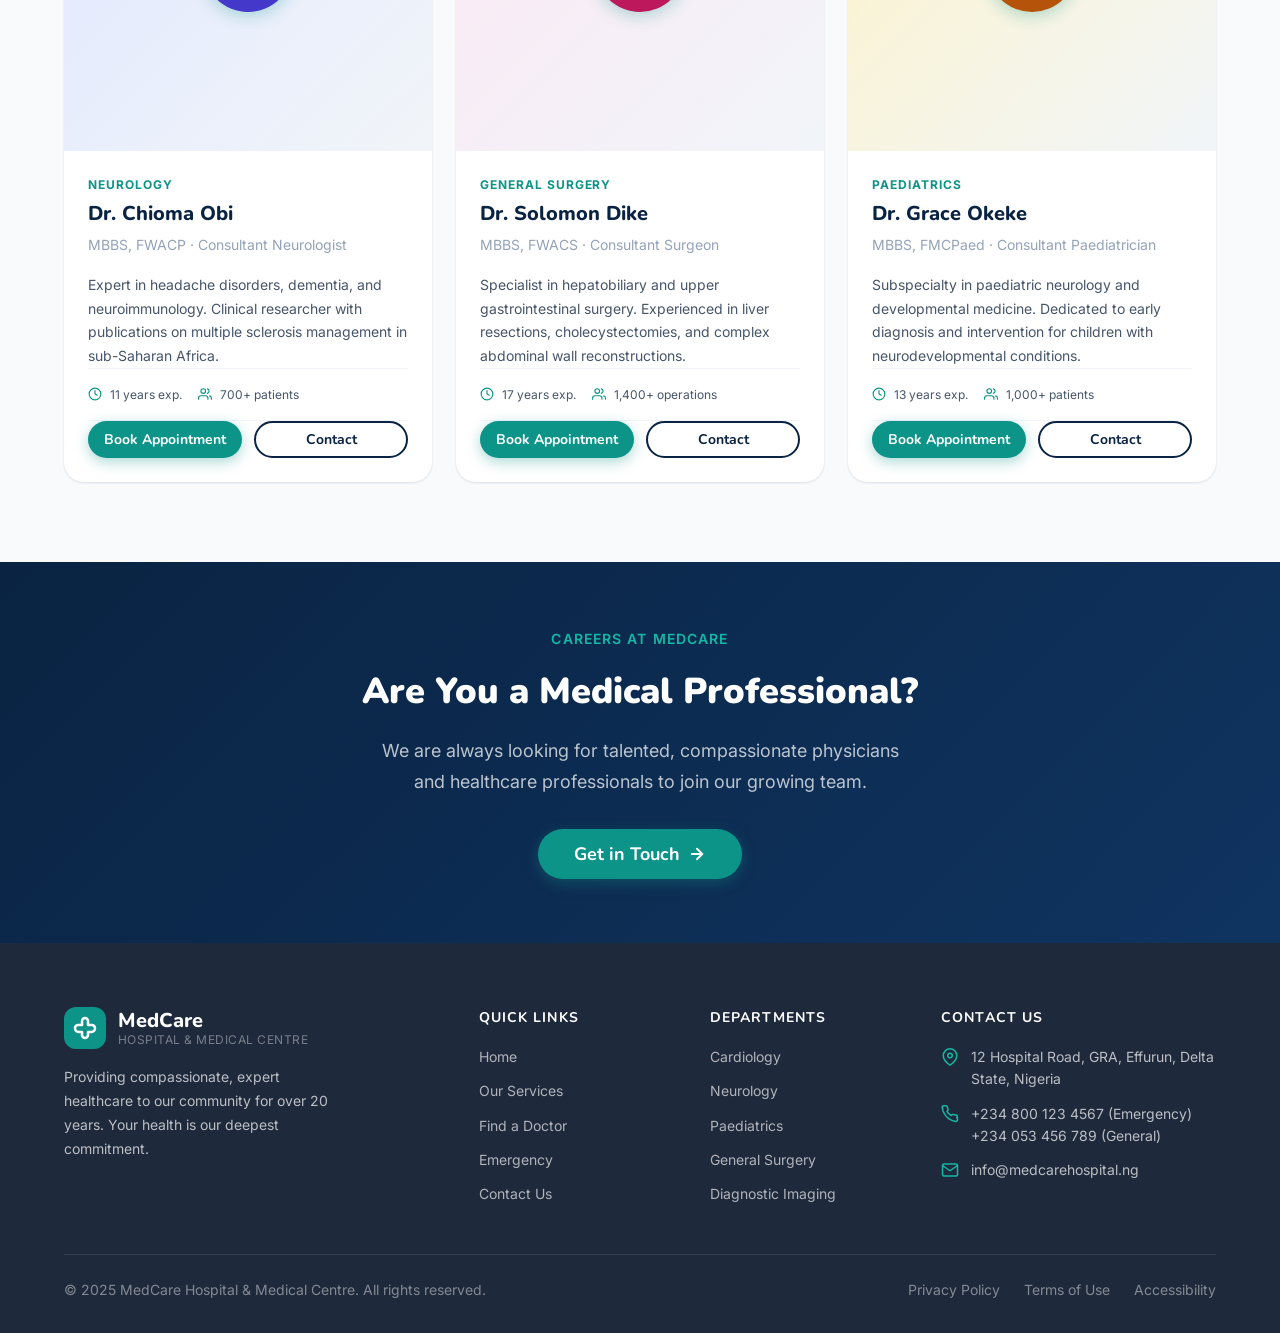
<file: doctors.html>
<!DOCTYPE html>
<html lang="en">
<head>
  <meta charset="UTF-8" />
  <meta name="viewport" content="width=device-width, initial-scale=1.0" />
  <title>Our Doctors – MedCare Hospital</title>
  <meta name="description" content="Meet MedCare Hospital's team of board-certified specialists. Find a doctor by name, specialty, or department." />
  <link rel="preconnect" href="https://fonts.googleapis.com" />
  <link rel="preconnect" href="https://fonts.gstatic.com" crossorigin />
  <link href="https://fonts.googleapis.com/css2?family=Nunito:wght@400;600;700;800;900&family=Inter:wght@400;500;600&display=swap" rel="stylesheet" />
  <link rel="stylesheet" href="styles.css" />
  <style>
    /* ---- DOCTORS PAGE ONLY STYLES ---- */

    /* Hero */
    .doctors-hero {
      background: linear-gradient(135deg, var(--navy) 0%, var(--navy-light) 100%);
      color: var(--white);
      padding: var(--space-20) 0;
      text-align: center;
      position: relative;
      overflow: hidden;
    }

    .doctors-hero::before {
      content: '';
      position: absolute;
      inset: 0;
      background-image: url("data:image/svg+xml,%3Csvg width='80' height='80' viewBox='0 0 80 80' xmlns='http://www.w3.org/2000/svg'%3E%3Cg fill='%230D9488' fill-opacity='0.05'%3E%3Crect x='34' y='10' width='12' height='60' rx='2'/%3E%3Crect x='10' y='34' width='60' height='12' rx='2'/%3E%3C/g%3E%3C/svg%3E");
      pointer-events: none;
    }

    .doctors-hero__content { position: relative; z-index: 1; }

    .doctors-hero__title {
      font-family: var(--font-display);
      font-size: clamp(var(--text-3xl), 5vw, var(--text-5xl));
      font-weight: 900;
      margin-bottom: var(--space-4);
      line-height: 1.1;
    }

    .doctors-hero__subtitle {
      font-size: var(--text-lg);
      color: rgba(255,255,255,0.75);
      max-width: 520px;
      margin: 0 auto;
      line-height: 1.7;
    }

    /* Stats row inside hero */
    .doctors-hero__stats {
      display: flex;
      justify-content: center;
      gap: var(--space-12);
      margin-top: var(--space-10);
      flex-wrap: wrap;
    }

    .doctors-hero__stat-num {
      font-family: var(--font-display);
      font-size: var(--text-3xl);
      font-weight: 900;
      color: var(--teal-light);
      display: block;
    }

    .doctors-hero__stat-label {
      font-size: var(--text-xs);
      color: rgba(255,255,255,0.6);
      text-transform: uppercase;
      letter-spacing: 0.06em;
      margin-top: 2px;
    }

    /* Search & Filter bar */
    .filter-bar {
      background: var(--white);
      border-bottom: 1px solid var(--gray-200);
      padding: var(--space-5) 0;
      position: sticky;
      top: 72px; /* navbar height */
      z-index: 100;
      box-shadow: var(--shadow-sm);
    }

    .filter-bar__inner {
      display: flex;
      align-items: center;
      gap: var(--space-4);
      flex-wrap: wrap;
    }

    .filter-search {
      position: relative;
      flex: 1;
      min-width: 200px;
    }

    .filter-search__icon {
      position: absolute;
      left: var(--space-4);
      top: 50%;
      transform: translateY(-50%);
      width: 18px;
      height: 18px;
      color: var(--gray-400);
      pointer-events: none;
    }

    .filter-search__icon svg {
      width: 18px;
      height: 18px;
      fill: none;
      stroke: currentColor;
      stroke-width: 2;
      stroke-linecap: round;
      stroke-linejoin: round;
    }

    .filter-search input {
      width: 100%;
      padding: 0.65rem 1rem 0.65rem 2.75rem;
      border: 2px solid var(--gray-200);
      border-radius: var(--radius-full);
      font-family: var(--font-body);
      font-size: var(--text-sm);
      color: var(--gray-800);
      background: var(--gray-50);
      outline: none;
      transition: border-color var(--transition), box-shadow var(--transition);
    }

    .filter-search input:focus {
      border-color: var(--teal);
      box-shadow: 0 0 0 3px rgba(13,148,136,0.12);
      background: var(--white);
    }

    .filter-chips {
      display: flex;
      gap: var(--space-2);
      flex-wrap: wrap;
      align-items: center;
    }

    .filter-chip {
      padding: 0.4rem 1rem;
      border-radius: var(--radius-full);
      border: 2px solid var(--gray-200);
      font-size: var(--text-sm);
      font-weight: 600;
      color: var(--gray-600);
      background: var(--white);
      cursor: pointer;
      transition: all var(--transition);
      white-space: nowrap;
    }

    .filter-chip:hover {
      border-color: var(--teal);
      color: var(--teal);
    }

    .filter-chip.active {
      background: var(--teal);
      border-color: var(--teal);
      color: var(--white);
    }

    .filter-count {
      font-size: var(--text-sm);
      color: var(--gray-400);
      white-space: nowrap;
      margin-left: auto;
    }

    /* Doctors grid section */
    .doctors-section {
      padding: var(--space-16) 0 var(--space-20);
      background: var(--gray-50);
    }

    .doctors-grid-main {
      display: grid;
      grid-template-columns: repeat(3, 1fr);
      gap: var(--space-6);
    }

    /* Doctor card (full version) */
    .doc-card {
      background: var(--white);
      border-radius: var(--radius-lg);
      overflow: hidden;
      box-shadow: var(--shadow-sm);
      transition: transform var(--transition), box-shadow var(--transition);
      display: flex;
      flex-direction: column;
    }

    .doc-card:hover {
      transform: translateY(-5px);
      box-shadow: var(--shadow-lg);
    }

    .doc-card[data-hidden="true"] {
      display: none;
    }

    /* Avatar area */
    .doc-card__avatar {
      width: 100%;
      aspect-ratio: 1 / 1;
      background: linear-gradient(135deg, var(--teal-pale) 0%, var(--gray-100) 100%);
      display: flex;
      align-items: center;
      justify-content: center;
      position: relative;
    }

    .doc-card__avatar-initials {
      width: 90px;
      height: 90px;
      border-radius: 50%;
      background: var(--teal);
      display: flex;
      align-items: center;
      justify-content: center;
      font-family: var(--font-display);
      font-size: var(--text-2xl);
      font-weight: 900;
      color: var(--white);
      box-shadow: 0 4px 16px rgba(13,148,136,0.3);
    }

    .doc-card__availability {
      position: absolute;
      top: var(--space-4);
      right: var(--space-4);
      display: flex;
      align-items: center;
      gap: var(--space-1);
      padding: 0.25rem 0.6rem;
      border-radius: var(--radius-full);
      font-size: var(--text-xs);
      font-weight: 700;
    }

    .doc-card__availability--available {
      background: #d1fae5;
      color: #065f46;
    }

    .doc-card__availability--busy {
      background: var(--amber-light);
      color: #92400e;
    }

    .doc-card__availability-dot {
      width: 6px;
      height: 6px;
      border-radius: 50%;
      background: currentColor;
    }

    /* Card body */
    .doc-card__body {
      padding: var(--space-6);
      flex: 1;
      display: flex;
      flex-direction: column;
    }

    .doc-card__specialty {
      font-size: var(--text-xs);
      font-weight: 700;
      letter-spacing: 0.08em;
      text-transform: uppercase;
      color: var(--teal);
      margin-bottom: var(--space-1);
    }

    .doc-card__name {
      font-family: var(--font-display);
      font-size: var(--text-xl);
      font-weight: 800;
      color: var(--navy);
      margin-bottom: var(--space-1);
    }

    .doc-card__credentials {
      font-size: var(--text-sm);
      color: var(--gray-400);
      margin-bottom: var(--space-4);
    }

    .doc-card__bio {
      font-size: var(--text-sm);
      color: var(--gray-600);
      line-height: 1.7;
      flex: 1;
      margin-bottom: var(--space-5);
    }

    /* Meta row */
    .doc-card__meta {
      display: flex;
      gap: var(--space-4);
      padding: var(--space-4) 0;
      border-top: 1px solid var(--gray-100);
      border-bottom: 1px solid var(--gray-100);
      margin-bottom: var(--space-5);
    }

    .doc-card__meta-item {
      display: flex;
      align-items: center;
      gap: var(--space-2);
      font-size: var(--text-xs);
      color: var(--gray-600);
    }

    .doc-card__meta-item svg {
      width: 14px;
      height: 14px;
      fill: none;
      stroke: var(--teal);
      stroke-width: 2;
      stroke-linecap: round;
      stroke-linejoin: round;
      flex-shrink: 0;
    }

    /* Actions */
    .doc-card__actions {
      display: flex;
      gap: var(--space-3);
    }

    .doc-card__actions .btn {
      flex: 1;
      font-size: var(--text-sm);
      padding: 0.6rem 1rem;
    }

    /* No results */
    .no-results {
      display: none;
      text-align: center;
      padding: var(--space-20) var(--space-8);
      grid-column: 1 / -1;
    }

    .no-results.visible { display: block; }

    .no-results__icon {
      width: 64px;
      height: 64px;
      background: var(--gray-100);
      border-radius: 50%;
      display: flex;
      align-items: center;
      justify-content: center;
      margin: 0 auto var(--space-4);
    }

    .no-results__icon svg {
      width: 30px;
      height: 30px;
      fill: none;
      stroke: var(--gray-400);
      stroke-width: 2;
      stroke-linecap: round;
      stroke-linejoin: round;
    }

    .no-results__title {
      font-family: var(--font-display);
      font-size: var(--text-xl);
      font-weight: 700;
      color: var(--navy);
      margin-bottom: var(--space-2);
    }

    .no-results__text {
      font-size: var(--text-sm);
      color: var(--gray-400);
    }

    /* Join team CTA banner */
    .join-banner {
      background: linear-gradient(135deg, var(--navy) 0%, var(--navy-light) 100%);
      color: var(--white);
      padding: var(--space-16) 0;
      text-align: center;
    }

    .join-banner__title {
      font-family: var(--font-display);
      font-size: clamp(var(--text-2xl), 4vw, var(--text-4xl));
      font-weight: 900;
      margin-bottom: var(--space-4);
    }

    .join-banner__subtitle {
      font-size: var(--text-lg);
      color: rgba(255,255,255,0.72);
      max-width: 520px;
      margin: 0 auto var(--space-8);
      line-height: 1.7;
    }

    /* Responsive */
    @media (max-width: 1024px) {
      .doctors-grid-main { grid-template-columns: repeat(2, 1fr); }
    }

    @media (max-width: 640px) {
      .doctors-grid-main { grid-template-columns: 1fr; }
      .filter-bar__inner { flex-direction: column; align-items: stretch; }
      .filter-count { margin-left: 0; }
      .doc-card__meta { flex-wrap: wrap; gap: var(--space-3); }
    }
  </style>
</head>
<body>

  <!-- ==================== EMERGENCY TOP BAR ==================== -->
  <div class="emergency-bar" role="banner">
    <div class="container">
      <div class="emergency-bar__inner">
        <span class="emergency-bar__pulse" aria-hidden="true"></span>
        <span class="emergency-bar__text">24/7 Emergency Services Available —</span>
        <a href="tel:+2348001234567" class="emergency-bar__phone">Call: +234 800 123 4567</a>
      </div>
    </div>
  </div>

  <!-- ==================== NAVBAR ==================== -->
  <header class="navbar" role="banner">
    <div class="container">
      <div class="navbar__inner">
        <a href="index.html" class="navbar__logo" aria-label="MedCare Hospital Home">
          <div class="navbar__logo-icon">
            <svg viewBox="0 0 24 24" aria-hidden="true">
              <path d="M12 2a3 3 0 0 0-3 3v4H5a3 3 0 0 0-3 3v.5A3.5 3.5 0 0 0 5.5 16H9v3a3 3 0 0 0 6 0v-3h3.5A3.5 3.5 0 0 0 22 12.5V12a3 3 0 0 0-3-3h-4V5a3 3 0 0 0-3-3z"/>
            </svg>
          </div>
          <div class="navbar__logo-text">
            <span class="navbar__logo-name">MedCare</span>
            <span class="navbar__logo-tagline">Hospital & Medical Centre</span>
          </div>
        </a>

        <nav class="navbar__nav" aria-label="Main navigation">
          <a href="index.html" class="navbar__link">Home</a>
          <a href="services.html" class="navbar__link">Services</a>
          <a href="doctors.html" class="navbar__link active" aria-current="page">Doctors</a>
          <a href="emergency.html" class="navbar__link">Emergency</a>
          <a href="contact.html" class="navbar__link">Contact</a>
        </nav>

        <div class="navbar__actions">
          <a href="emergency.html" class="navbar__emergency" aria-label="Emergency hotline">
            <svg width="14" height="14" viewBox="0 0 24 24" fill="none" stroke="currentColor" stroke-width="2.5" stroke-linecap="round" stroke-linejoin="round" aria-hidden="true"><path d="M22 16.92v3a2 2 0 0 1-2.18 2 19.79 19.79 0 0 1-8.63-3.07A19.5 19.5 0 0 1 4.69 12 19.79 19.79 0 0 1 1.61 3.38 2 2 0 0 1 3.58 1h3a2 2 0 0 1 2 1.72c.127.96.361 1.903.7 2.81a2 2 0 0 1-.45 2.11L7.91 8.54a16 16 0 0 0 5.55 5.55l.92-.92a2 2 0 0 1 2.11-.45c.907.339 1.85.573 2.81.7A2 2 0 0 1 21 16.92z"/></svg>
            Emergency
          </a>
          <a href="contact.html" class="btn btn--primary btn--sm">Book Appointment</a>
        </div>

        <button class="navbar__hamburger" aria-label="Open menu" aria-expanded="false" id="hamburger">
          <span></span><span></span><span></span>
        </button>
      </div>

      <nav class="navbar__mobile" id="mobileNav" aria-label="Mobile navigation">
        <a href="index.html" class="navbar__link">Home</a>
        <a href="services.html" class="navbar__link">Services</a>
        <a href="doctors.html" class="navbar__link active">Doctors</a>
        <a href="emergency.html" class="navbar__link">Emergency</a>
        <a href="contact.html" class="navbar__link">Contact</a>
        <a href="contact.html" class="btn btn--primary" style="margin-top:0.5rem;">Book Appointment</a>
      </nav>
    </div>
  </header>

  <main id="main-content">

    <!-- ==================== HERO ==================== -->
    <section class="doctors-hero" aria-labelledby="doctors-title">
      <div class="container">
        <div class="doctors-hero__content">
          <div class="breadcrumb" aria-label="Breadcrumb">
            <a href="index.html">Home</a>
            <span aria-hidden="true">›</span>
            <span>Our Doctors</span>
          </div>
          <h1 class="doctors-hero__title" id="doctors-title">Meet Our Medical Team</h1>
          <p class="doctors-hero__subtitle">
            Board-certified specialists committed to delivering expert, compassionate care across every discipline.
          </p>
          <div class="doctors-hero__stats" aria-label="Team statistics">
            <div>
              <span class="doctors-hero__stat-num">200+</span>
              <span class="doctors-hero__stat-label">Specialist Doctors</span>
            </div>
            <div>
              <span class="doctors-hero__stat-num">18</span>
              <span class="doctors-hero__stat-label">Departments</span>
            </div>
            <div>
              <span class="doctors-hero__stat-num">15+</span>
              <span class="doctors-hero__stat-label">Avg. Years Experience</span>
            </div>
          </div>
        </div>
      </div>
    </section>

    <!-- ==================== FILTER BAR ==================== -->
    <div class="filter-bar" role="search" aria-label="Search and filter doctors">
      <div class="container">
        <div class="filter-bar__inner">

          <!-- Search -->
          <div class="filter-search">
            <div class="filter-search__icon" aria-hidden="true">
              <svg viewBox="0 0 24 24"><circle cx="11" cy="11" r="8"/><line x1="21" y1="21" x2="16.65" y2="16.65"/></svg>
            </div>
            <input type="search" id="doctorSearch" placeholder="Search by name or specialty…" aria-label="Search doctors" />
          </div>

          <!-- Specialty chips -->
          <div class="filter-chips" role="group" aria-label="Filter by specialty">
            <button class="filter-chip active" data-filter="all">All</button>
            <button class="filter-chip" data-filter="cardiology">Cardiology</button>
            <button class="filter-chip" data-filter="neurology">Neurology</button>
            <button class="filter-chip" data-filter="paediatrics">Paediatrics</button>
            <button class="filter-chip" data-filter="surgery">Surgery</button>
            <button class="filter-chip" data-filter="obstetrics">Obstetrics</button>
            <button class="filter-chip" data-filter="orthopaedics">Orthopaedics</button>
            <button class="filter-chip" data-filter="oncology">Oncology</button>
            <button class="filter-chip" data-filter="general">General Practice</button>
          </div>

          <span class="filter-count" id="filterCount" aria-live="polite">Showing 12 doctors</span>
        </div>
      </div>
    </div>

    <!-- ==================== DOCTORS GRID ==================== -->
    <section class="doctors-section" aria-labelledby="doctors-grid-title">
      <div class="container">
        <h2 class="sr-only" id="doctors-grid-title">Doctor profiles</h2>

        <div class="doctors-grid-main" id="doctorsGrid">

          <!-- Doctor 1 -->
          <article class="doc-card reveal" data-specialty="cardiology" data-name="dr adaeze okonkwo">
            <div class="doc-card__avatar">
              <div class="doc-card__avatar-initials" aria-hidden="true">AO</div>
              <div class="doc-card__availability doc-card__availability--available" aria-label="Available for appointments">
                <span class="doc-card__availability-dot" aria-hidden="true"></span>
                Available
              </div>
            </div>
            <div class="doc-card__body">
              <div class="doc-card__specialty">Cardiology</div>
              <h3 class="doc-card__name">Dr. Adaeze Okonkwo</h3>
              <p class="doc-card__credentials">MBBS, FWACP · Consultant Cardiologist</p>
              <p class="doc-card__bio">Specialist in interventional cardiology and heart failure management. Trained at the Lagos University Teaching Hospital and the University of Cape Town Cardiac Centre.</p>
              <div class="doc-card__meta">
                <div class="doc-card__meta-item">
                  <svg viewBox="0 0 24 24" aria-hidden="true"><circle cx="12" cy="12" r="10"/><polyline points="12 6 12 12 16 14"/></svg>
                  18 years exp.
                </div>
                <div class="doc-card__meta-item">
                  <svg viewBox="0 0 24 24" aria-hidden="true"><path d="M17 21v-2a4 4 0 0 0-4-4H5a4 4 0 0 0-4 4v2"/><circle cx="9" cy="7" r="4"/><path d="M23 21v-2a4 4 0 0 0-3-3.87"/><path d="M16 3.13a4 4 0 0 1 0 7.75"/></svg>
                  1,200+ patients
                </div>
              </div>
              <div class="doc-card__actions">
                <a href="contact.html" class="btn btn--primary">Book Appointment</a>
                <a href="contact.html" class="btn btn--outline-navy">Contact</a>
              </div>
            </div>
          </article>

          <!-- Doctor 2 -->
          <article class="doc-card reveal reveal-delay-1" data-specialty="neurology" data-name="dr emeka nwosu">
            <div class="doc-card__avatar" style="background: linear-gradient(135deg, #e0e7ff 0%, var(--gray-100) 100%);">
              <div class="doc-card__avatar-initials" style="background: var(--navy);" aria-hidden="true">EN</div>
              <div class="doc-card__availability doc-card__availability--available" aria-label="Available for appointments">
                <span class="doc-card__availability-dot" aria-hidden="true"></span>
                Available
              </div>
            </div>
            <div class="doc-card__body">
              <div class="doc-card__specialty">Neurology</div>
              <h3 class="doc-card__name">Dr. Emeka Nwosu</h3>
              <p class="doc-card__credentials">MBBS, FMCP · Consultant Neurologist</p>
              <p class="doc-card__bio">Expert in stroke management, epilepsy, and movement disorders. Completed fellowship training at the Johns Hopkins Hospital Department of Neurology.</p>
              <div class="doc-card__meta">
                <div class="doc-card__meta-item">
                  <svg viewBox="0 0 24 24" aria-hidden="true"><circle cx="12" cy="12" r="10"/><polyline points="12 6 12 12 16 14"/></svg>
                  22 years exp.
                </div>
                <div class="doc-card__meta-item">
                  <svg viewBox="0 0 24 24" aria-hidden="true"><path d="M17 21v-2a4 4 0 0 0-4-4H5a4 4 0 0 0-4 4v2"/><circle cx="9" cy="7" r="4"/><path d="M23 21v-2a4 4 0 0 0-3-3.87"/><path d="M16 3.13a4 4 0 0 1 0 7.75"/></svg>
                  2,000+ patients
                </div>
              </div>
              <div class="doc-card__actions">
                <a href="contact.html" class="btn btn--primary">Book Appointment</a>
                <a href="contact.html" class="btn btn--outline-navy">Contact</a>
              </div>
            </div>
          </article>

          <!-- Doctor 3 -->
          <article class="doc-card reveal reveal-delay-2" data-specialty="paediatrics" data-name="dr fatima al-hassan">
            <div class="doc-card__avatar" style="background: linear-gradient(135deg, #fef3c7 0%, var(--gray-100) 100%);">
              <div class="doc-card__avatar-initials" style="background: #d97706;" aria-hidden="true">FA</div>
              <div class="doc-card__availability doc-card__availability--available" aria-label="Available for appointments">
                <span class="doc-card__availability-dot" aria-hidden="true"></span>
                Available
              </div>
            </div>
            <div class="doc-card__body">
              <div class="doc-card__specialty">Paediatrics</div>
              <h3 class="doc-card__name">Dr. Fatima Al-Hassan</h3>
              <p class="doc-card__credentials">MBBS, DCH, FWACP · Consultant Paediatrician</p>
              <p class="doc-card__bio">Dedicated to children's health from newborn to adolescence. Subspecialty in neonatology and management of paediatric infectious diseases.</p>
              <div class="doc-card__meta">
                <div class="doc-card__meta-item">
                  <svg viewBox="0 0 24 24" aria-hidden="true"><circle cx="12" cy="12" r="10"/><polyline points="12 6 12 12 16 14"/></svg>
                  14 years exp.
                </div>
                <div class="doc-card__meta-item">
                  <svg viewBox="0 0 24 24" aria-hidden="true"><path d="M17 21v-2a4 4 0 0 0-4-4H5a4 4 0 0 0-4 4v2"/><circle cx="9" cy="7" r="4"/><path d="M23 21v-2a4 4 0 0 0-3-3.87"/><path d="M16 3.13a4 4 0 0 1 0 7.75"/></svg>
                  900+ patients
                </div>
              </div>
              <div class="doc-card__actions">
                <a href="contact.html" class="btn btn--primary">Book Appointment</a>
                <a href="contact.html" class="btn btn--outline-navy">Contact</a>
              </div>
            </div>
          </article>

          <!-- Doctor 4 -->
          <article class="doc-card reveal" data-specialty="surgery" data-name="dr chukwuemeka eze">
            <div class="doc-card__avatar" style="background: linear-gradient(135deg, #fce7f3 0%, var(--gray-100) 100%);">
              <div class="doc-card__avatar-initials" style="background: #9d174d;" aria-hidden="true">CE</div>
              <div class="doc-card__availability doc-card__availability--busy" aria-label="Busy — limited availability">
                <span class="doc-card__availability-dot" aria-hidden="true"></span>
                Busy
              </div>
            </div>
            <div class="doc-card__body">
              <div class="doc-card__specialty">General Surgery</div>
              <h3 class="doc-card__name">Dr. Chukwuemeka Eze</h3>
              <p class="doc-card__credentials">MBBS, FWACS · Consultant General Surgeon</p>
              <p class="doc-card__bio">Specialist in minimally invasive and laparoscopic surgery. Pioneer of robotic-assisted procedures at MedCare, with over 3,000 successful operations performed.</p>
              <div class="doc-card__meta">
                <div class="doc-card__meta-item">
                  <svg viewBox="0 0 24 24" aria-hidden="true"><circle cx="12" cy="12" r="10"/><polyline points="12 6 12 12 16 14"/></svg>
                  19 years exp.
                </div>
                <div class="doc-card__meta-item">
                  <svg viewBox="0 0 24 24" aria-hidden="true"><path d="M17 21v-2a4 4 0 0 0-4-4H5a4 4 0 0 0-4 4v2"/><circle cx="9" cy="7" r="4"/><path d="M23 21v-2a4 4 0 0 0-3-3.87"/><path d="M16 3.13a4 4 0 0 1 0 7.75"/></svg>
                  3,000+ operations
                </div>
              </div>
              <div class="doc-card__actions">
                <a href="contact.html" class="btn btn--primary">Book Appointment</a>
                <a href="contact.html" class="btn btn--outline-navy">Contact</a>
              </div>
            </div>
          </article>

          <!-- Doctor 5 -->
          <article class="doc-card reveal reveal-delay-1" data-specialty="obstetrics" data-name="dr ngozi adeola">
            <div class="doc-card__avatar" style="background: linear-gradient(135deg, #d1fae5 0%, var(--gray-100) 100%);">
              <div class="doc-card__avatar-initials" style="background: #059669;" aria-hidden="true">NA</div>
              <div class="doc-card__availability doc-card__availability--available" aria-label="Available for appointments">
                <span class="doc-card__availability-dot" aria-hidden="true"></span>
                Available
              </div>
            </div>
            <div class="doc-card__body">
              <div class="doc-card__specialty">Obstetrics &amp; Gynaecology</div>
              <h3 class="doc-card__name">Dr. Ngozi Adeola</h3>
              <p class="doc-card__credentials">MBBS, FWACS · Consultant Obstetrician</p>
              <p class="doc-card__bio">Specialist in high-risk pregnancies, maternal-foetal medicine, and advanced gynaecological surgery. Passionate advocate for maternal health and safe delivery outcomes.</p>
              <div class="doc-card__meta">
                <div class="doc-card__meta-item">
                  <svg viewBox="0 0 24 24" aria-hidden="true"><circle cx="12" cy="12" r="10"/><polyline points="12 6 12 12 16 14"/></svg>
                  16 years exp.
                </div>
                <div class="doc-card__meta-item">
                  <svg viewBox="0 0 24 24" aria-hidden="true"><path d="M17 21v-2a4 4 0 0 0-4-4H5a4 4 0 0 0-4 4v2"/><circle cx="9" cy="7" r="4"/><path d="M23 21v-2a4 4 0 0 0-3-3.87"/><path d="M16 3.13a4 4 0 0 1 0 7.75"/></svg>
                  1,500+ patients
                </div>
              </div>
              <div class="doc-card__actions">
                <a href="contact.html" class="btn btn--primary">Book Appointment</a>
                <a href="contact.html" class="btn btn--outline-navy">Contact</a>
              </div>
            </div>
          </article>

          <!-- Doctor 6 -->
          <article class="doc-card reveal reveal-delay-2" data-specialty="orthopaedics" data-name="dr ibrahim musa">
            <div class="doc-card__avatar" style="background: linear-gradient(135deg, #ede9fe 0%, var(--gray-100) 100%);">
              <div class="doc-card__avatar-initials" style="background: #7c3aed;" aria-hidden="true">IM</div>
              <div class="doc-card__availability doc-card__availability--available" aria-label="Available for appointments">
                <span class="doc-card__availability-dot" aria-hidden="true"></span>
                Available
              </div>
            </div>
            <div class="doc-card__body">
              <div class="doc-card__specialty">Orthopaedics</div>
              <h3 class="doc-card__name">Dr. Ibrahim Musa</h3>
              <p class="doc-card__credentials">MBBS, FMCS · Consultant Orthopaedic Surgeon</p>
              <p class="doc-card__bio">Expert in joint replacement, sports injuries, and spinal surgery. Trained in Germany and has introduced advanced arthroscopic techniques to the MedCare orthopaedic unit.</p>
              <div class="doc-card__meta">
                <div class="doc-card__meta-item">
                  <svg viewBox="0 0 24 24" aria-hidden="true"><circle cx="12" cy="12" r="10"/><polyline points="12 6 12 12 16 14"/></svg>
                  12 years exp.
                </div>
                <div class="doc-card__meta-item">
                  <svg viewBox="0 0 24 24" aria-hidden="true"><path d="M17 21v-2a4 4 0 0 0-4-4H5a4 4 0 0 0-4 4v2"/><circle cx="9" cy="7" r="4"/><path d="M23 21v-2a4 4 0 0 0-3-3.87"/><path d="M16 3.13a4 4 0 0 1 0 7.75"/></svg>
                  800+ patients
                </div>
              </div>
              <div class="doc-card__actions">
                <a href="contact.html" class="btn btn--primary">Book Appointment</a>
                <a href="contact.html" class="btn btn--outline-navy">Contact</a>
              </div>
            </div>
          </article>

          <!-- Doctor 7 -->
          <article class="doc-card reveal" data-specialty="oncology" data-name="dr amara obiechina">
            <div class="doc-card__avatar" style="background: linear-gradient(135deg, #fee2e2 0%, var(--gray-100) 100%);">
              <div class="doc-card__avatar-initials" style="background: var(--red);" aria-hidden="true">AO</div>
              <div class="doc-card__availability doc-card__availability--busy" aria-label="Busy — limited availability">
                <span class="doc-card__availability-dot" aria-hidden="true"></span>
                Busy
              </div>
            </div>
            <div class="doc-card__body">
              <div class="doc-card__specialty">Oncology</div>
              <h3 class="doc-card__name">Dr. Amara Obiechina</h3>
              <p class="doc-card__credentials">MBBS, FMCP · Consultant Oncologist</p>
              <p class="doc-card__bio">Leads the MedCare Cancer Care Centre with expertise in breast, colorectal, and haematological malignancies. Pioneer of targeted therapy protocols in our oncology unit.</p>
              <div class="doc-card__meta">
                <div class="doc-card__meta-item">
                  <svg viewBox="0 0 24 24" aria-hidden="true"><circle cx="12" cy="12" r="10"/><polyline points="12 6 12 12 16 14"/></svg>
                  20 years exp.
                </div>
                <div class="doc-card__meta-item">
                  <svg viewBox="0 0 24 24" aria-hidden="true"><path d="M17 21v-2a4 4 0 0 0-4-4H5a4 4 0 0 0-4 4v2"/><circle cx="9" cy="7" r="4"/><path d="M23 21v-2a4 4 0 0 0-3-3.87"/><path d="M16 3.13a4 4 0 0 1 0 7.75"/></svg>
                  1,800+ patients
                </div>
              </div>
              <div class="doc-card__actions">
                <a href="contact.html" class="btn btn--primary">Book Appointment</a>
                <a href="contact.html" class="btn btn--outline-navy">Contact</a>
              </div>
            </div>
          </article>

          <!-- Doctor 8 -->
          <article class="doc-card reveal reveal-delay-1" data-specialty="general" data-name="dr tunde afolabi">
            <div class="doc-card__avatar" style="background: linear-gradient(135deg, var(--teal-pale) 0%, var(--gray-100) 100%);">
              <div class="doc-card__avatar-initials" aria-hidden="true">TA</div>
              <div class="doc-card__availability doc-card__availability--available" aria-label="Available for appointments">
                <span class="doc-card__availability-dot" aria-hidden="true"></span>
                Available
              </div>
            </div>
            <div class="doc-card__body">
              <div class="doc-card__specialty">General Practice</div>
              <h3 class="doc-card__name">Dr. Tunde Afolabi</h3>
              <p class="doc-card__credentials">MBBS, FMCGP · General Practitioner</p>
              <p class="doc-card__bio">Primary care physician specialising in preventive medicine, chronic disease management, and community health. First point of contact for patients at MedCare.</p>
              <div class="doc-card__meta">
                <div class="doc-card__meta-item">
                  <svg viewBox="0 0 24 24" aria-hidden="true"><circle cx="12" cy="12" r="10"/><polyline points="12 6 12 12 16 14"/></svg>
                  10 years exp.
                </div>
                <div class="doc-card__meta-item">
                  <svg viewBox="0 0 24 24" aria-hidden="true"><path d="M17 21v-2a4 4 0 0 0-4-4H5a4 4 0 0 0-4 4v2"/><circle cx="9" cy="7" r="4"/><path d="M23 21v-2a4 4 0 0 0-3-3.87"/><path d="M16 3.13a4 4 0 0 1 0 7.75"/></svg>
                  2,500+ patients
                </div>
              </div>
              <div class="doc-card__actions">
                <a href="contact.html" class="btn btn--primary">Book Appointment</a>
                <a href="contact.html" class="btn btn--outline-navy">Contact</a>
              </div>
            </div>
          </article>

          <!-- Doctor 9 -->
          <article class="doc-card reveal reveal-delay-2" data-specialty="cardiology" data-name="dr bello adamu">
            <div class="doc-card__avatar" style="background: linear-gradient(135deg, var(--teal-pale) 0%, var(--gray-100) 100%);">
              <div class="doc-card__avatar-initials" aria-hidden="true">BA</div>
              <div class="doc-card__availability doc-card__availability--available" aria-label="Available for appointments">
                <span class="doc-card__availability-dot" aria-hidden="true"></span>
                Available
              </div>
            </div>
            <div class="doc-card__body">
              <div class="doc-card__specialty">Cardiology</div>
              <h3 class="doc-card__name">Dr. Bello Adamu</h3>
              <p class="doc-card__credentials">MBBS, FMCP · Consultant Cardiologist</p>
              <p class="doc-card__bio">Specialist in echocardiography, cardiac electrophysiology, and device therapy (pacemakers and ICDs). Trained at Ahmadu Bello University Teaching Hospital and Imperial College London.</p>
              <div class="doc-card__meta">
                <div class="doc-card__meta-item">
                  <svg viewBox="0 0 24 24" aria-hidden="true"><circle cx="12" cy="12" r="10"/><polyline points="12 6 12 12 16 14"/></svg>
                  15 years exp.
                </div>
                <div class="doc-card__meta-item">
                  <svg viewBox="0 0 24 24" aria-hidden="true"><path d="M17 21v-2a4 4 0 0 0-4-4H5a4 4 0 0 0-4 4v2"/><circle cx="9" cy="7" r="4"/><path d="M23 21v-2a4 4 0 0 0-3-3.87"/><path d="M16 3.13a4 4 0 0 1 0 7.75"/></svg>
                  1,100+ patients
                </div>
              </div>
              <div class="doc-card__actions">
                <a href="contact.html" class="btn btn--primary">Book Appointment</a>
                <a href="contact.html" class="btn btn--outline-navy">Contact</a>
              </div>
            </div>
          </article>

          <!-- Doctor 10 -->
          <article class="doc-card reveal" data-specialty="neurology" data-name="dr chioma obi">
            <div class="doc-card__avatar" style="background: linear-gradient(135deg, #e0e7ff 0%, var(--gray-100) 100%);">
              <div class="doc-card__avatar-initials" style="background: #4338ca;" aria-hidden="true">CO</div>
              <div class="doc-card__availability doc-card__availability--available" aria-label="Available for appointments">
                <span class="doc-card__availability-dot" aria-hidden="true"></span>
                Available
              </div>
            </div>
            <div class="doc-card__body">
              <div class="doc-card__specialty">Neurology</div>
              <h3 class="doc-card__name">Dr. Chioma Obi</h3>
              <p class="doc-card__credentials">MBBS, FWACP · Consultant Neurologist</p>
              <p class="doc-card__bio">Expert in headache disorders, dementia, and neuroimmunology. Clinical researcher with publications on multiple sclerosis management in sub-Saharan Africa.</p>
              <div class="doc-card__meta">
                <div class="doc-card__meta-item">
                  <svg viewBox="0 0 24 24" aria-hidden="true"><circle cx="12" cy="12" r="10"/><polyline points="12 6 12 12 16 14"/></svg>
                  11 years exp.
                </div>
                <div class="doc-card__meta-item">
                  <svg viewBox="0 0 24 24" aria-hidden="true"><path d="M17 21v-2a4 4 0 0 0-4-4H5a4 4 0 0 0-4 4v2"/><circle cx="9" cy="7" r="4"/><path d="M23 21v-2a4 4 0 0 0-3-3.87"/><path d="M16 3.13a4 4 0 0 1 0 7.75"/></svg>
                  700+ patients
                </div>
              </div>
              <div class="doc-card__actions">
                <a href="contact.html" class="btn btn--primary">Book Appointment</a>
                <a href="contact.html" class="btn btn--outline-navy">Contact</a>
              </div>
            </div>
          </article>

          <!-- Doctor 11 -->
          <article class="doc-card reveal reveal-delay-1" data-specialty="surgery" data-name="dr solomon dike">
            <div class="doc-card__avatar" style="background: linear-gradient(135deg, #fce7f3 0%, var(--gray-100) 100%);">
              <div class="doc-card__avatar-initials" style="background: #be185d;" aria-hidden="true">SD</div>
              <div class="doc-card__availability doc-card__availability--available" aria-label="Available for appointments">
                <span class="doc-card__availability-dot" aria-hidden="true"></span>
                Available
              </div>
            </div>
            <div class="doc-card__body">
              <div class="doc-card__specialty">General Surgery</div>
              <h3 class="doc-card__name">Dr. Solomon Dike</h3>
              <p class="doc-card__credentials">MBBS, FWACS · Consultant Surgeon</p>
              <p class="doc-card__bio">Specialist in hepatobiliary and upper gastrointestinal surgery. Experienced in liver resections, cholecystectomies, and complex abdominal wall reconstructions.</p>
              <div class="doc-card__meta">
                <div class="doc-card__meta-item">
                  <svg viewBox="0 0 24 24" aria-hidden="true"><circle cx="12" cy="12" r="10"/><polyline points="12 6 12 12 16 14"/></svg>
                  17 years exp.
                </div>
                <div class="doc-card__meta-item">
                  <svg viewBox="0 0 24 24" aria-hidden="true"><path d="M17 21v-2a4 4 0 0 0-4-4H5a4 4 0 0 0-4 4v2"/><circle cx="9" cy="7" r="4"/><path d="M23 21v-2a4 4 0 0 0-3-3.87"/><path d="M16 3.13a4 4 0 0 1 0 7.75"/></svg>
                  1,400+ operations
                </div>
              </div>
              <div class="doc-card__actions">
                <a href="contact.html" class="btn btn--primary">Book Appointment</a>
                <a href="contact.html" class="btn btn--outline-navy">Contact</a>
              </div>
            </div>
          </article>

          <!-- Doctor 12 -->
          <article class="doc-card reveal reveal-delay-2" data-specialty="paediatrics" data-name="dr grace okeke">
            <div class="doc-card__avatar" style="background: linear-gradient(135deg, #fef3c7 0%, var(--gray-100) 100%);">
              <div class="doc-card__avatar-initials" style="background: #b45309;" aria-hidden="true">GO</div>
              <div class="doc-card__availability doc-card__availability--busy" aria-label="Busy — limited availability">
                <span class="doc-card__availability-dot" aria-hidden="true"></span>
                Busy
              </div>
            </div>
            <div class="doc-card__body">
              <div class="doc-card__specialty">Paediatrics</div>
              <h3 class="doc-card__name">Dr. Grace Okeke</h3>
              <p class="doc-card__credentials">MBBS, FMCPaed · Consultant Paediatrician</p>
              <p class="doc-card__bio">Subspecialty in paediatric neurology and developmental medicine. Dedicated to early diagnosis and intervention for children with neurodevelopmental conditions.</p>
              <div class="doc-card__meta">
                <div class="doc-card__meta-item">
                  <svg viewBox="0 0 24 24" aria-hidden="true"><circle cx="12" cy="12" r="10"/><polyline points="12 6 12 12 16 14"/></svg>
                  13 years exp.
                </div>
                <div class="doc-card__meta-item">
                  <svg viewBox="0 0 24 24" aria-hidden="true"><path d="M17 21v-2a4 4 0 0 0-4-4H5a4 4 0 0 0-4 4v2"/><circle cx="9" cy="7" r="4"/><path d="M23 21v-2a4 4 0 0 0-3-3.87"/><path d="M16 3.13a4 4 0 0 1 0 7.75"/></svg>
                  1,000+ patients
                </div>
              </div>
              <div class="doc-card__actions">
                <a href="contact.html" class="btn btn--primary">Book Appointment</a>
                <a href="contact.html" class="btn btn--outline-navy">Contact</a>
              </div>
            </div>
          </article>

          <!-- No results -->
          <div class="no-results" id="noResults" role="status">
            <div class="no-results__icon" aria-hidden="true">
              <svg viewBox="0 0 24 24"><circle cx="11" cy="11" r="8"/><line x1="21" y1="21" x2="16.65" y2="16.65"/></svg>
            </div>
            <div class="no-results__title">No doctors found</div>
            <p class="no-results__text">Try adjusting your search or filter to find the right specialist.</p>
          </div>

        </div><!-- /grid -->
      </div>
    </section>

    <!-- ==================== JOIN TEAM CTA ==================== -->
    <section class="join-banner" aria-labelledby="join-title">
      <div class="container">
        <span class="section__eyebrow section__eyebrow--light">Careers at MedCare</span>
        <h2 class="join-banner__title" id="join-title">Are You a Medical Professional?</h2>
        <p class="join-banner__subtitle">We are always looking for talented, compassionate physicians and healthcare professionals to join our growing team.</p>
        <a href="contact.html" class="btn btn--primary btn--lg">
          Get in Touch
          <svg width="18" height="18" viewBox="0 0 24 24" fill="none" stroke="currentColor" stroke-width="2.5" stroke-linecap="round" stroke-linejoin="round" aria-hidden="true"><line x1="5" y1="12" x2="19" y2="12"/><polyline points="12 5 19 12 12 19"/></svg>
        </a>
      </div>
    </section>

  </main>

  <!-- ==================== FOOTER ==================== -->
  <footer class="footer" role="contentinfo">
    <div class="container">
      <div class="footer__grid">
        <div class="footer__brand">
          <a href="index.html" class="navbar__logo" aria-label="MedCare Hospital">
            <div class="navbar__logo-icon">
              <svg viewBox="0 0 24 24" aria-hidden="true" style="width:24px;height:24px;fill:none;stroke:white;stroke-width:2.5;stroke-linecap:round;stroke-linejoin:round;">
                <path d="M12 2a3 3 0 0 0-3 3v4H5a3 3 0 0 0-3 3v.5A3.5 3.5 0 0 0 5.5 16H9v3a3 3 0 0 0 6 0v-3h3.5A3.5 3.5 0 0 0 22 12.5V12a3 3 0 0 0-3-3h-4V5a3 3 0 0 0-3-3z"/>
              </svg>
            </div>
            <div class="navbar__logo-text">
              <span class="navbar__logo-name">MedCare</span>
              <span class="navbar__logo-tagline">Hospital & Medical Centre</span>
            </div>
          </a>
          <p>Providing compassionate, expert healthcare to our community for over 20 years. Your health is our deepest commitment.</p>
        </div>
        <div>
          <div class="footer__col-title">Quick Links</div>
          <nav class="footer__links">
            <a href="index.html">Home</a>
            <a href="services.html">Our Services</a>
            <a href="doctors.html">Find a Doctor</a>
            <a href="emergency.html">Emergency</a>
            <a href="contact.html">Contact Us</a>
          </nav>
        </div>
        <div>
          <div class="footer__col-title">Departments</div>
          <nav class="footer__links">
            <a href="services.html">Cardiology</a>
            <a href="services.html">Neurology</a>
            <a href="services.html">Paediatrics</a>
            <a href="services.html">General Surgery</a>
            <a href="services.html">Diagnostic Imaging</a>
          </nav>
        </div>
        <div>
          <div class="footer__col-title">Contact Us</div>
          <div class="footer__contact-item">
            <svg class="footer__contact-icon" viewBox="0 0 24 24" fill="none" stroke="currentColor" stroke-width="2" stroke-linecap="round" stroke-linejoin="round" aria-hidden="true"><path d="M21 10c0 7-9 13-9 13s-9-6-9-13a9 9 0 0 1 18 0z"/><circle cx="12" cy="10" r="3"/></svg>
            <span>12 Hospital Road, GRA, Effurun, Delta State, Nigeria</span>
          </div>
          <div class="footer__contact-item">
            <svg class="footer__contact-icon" viewBox="0 0 24 24" fill="none" stroke="currentColor" stroke-width="2" stroke-linecap="round" stroke-linejoin="round" aria-hidden="true"><path d="M22 16.92v3a2 2 0 0 1-2.18 2 19.79 19.79 0 0 1-8.63-3.07A19.5 19.5 0 0 1 4.69 12 19.79 19.79 0 0 1 1.61 3.38 2 2 0 0 1 3.58 1h3a2 2 0 0 1 2 1.72c.127.96.361 1.903.7 2.81a2 2 0 0 1-.45 2.11L7.91 8.54a16 16 0 0 0 5.55 5.55l.92-.92a2 2 0 0 1 2.11-.45c.907.339 1.85.573 2.81.7A2 2 0 0 1 21 16.92z"/></svg>
            <span>+234 800 123 4567 (Emergency)<br>+234 053 456 789 (General)</span>
          </div>
          <div class="footer__contact-item">
            <svg class="footer__contact-icon" viewBox="0 0 24 24" fill="none" stroke="currentColor" stroke-width="2" stroke-linecap="round" stroke-linejoin="round" aria-hidden="true"><path d="M4 4h16c1.1 0 2 .9 2 2v12c0 1.1-.9 2-2 2H4c-1.1 0-2-.9-2-2V6c0-1.1.9-2 2-2z"/><polyline points="22,6 12,13 2,6"/></svg>
            <span>info@medcarehospital.ng</span>
          </div>
        </div>
      </div>
      <hr class="footer__divider" />
      <div class="footer__bottom">
        <p class="footer__copy">&copy; 2025 MedCare Hospital &amp; Medical Centre. All rights reserved.</p>
        <div class="footer__bottom-links">
          <a href="#">Privacy Policy</a>
          <a href="#">Terms of Use</a>
          <a href="#">Accessibility</a>
        </div>
      </div>
    </div>
  </footer>

  <!-- ==================== SCRIPTS ==================== -->
  <script>
    // Mobile nav toggle
    const hamburger = document.getElementById('hamburger');
    const mobileNav = document.getElementById('mobileNav');
    hamburger.addEventListener('click', () => {
      const isOpen = mobileNav.classList.toggle('open');
      hamburger.setAttribute('aria-expanded', isOpen);
    });

    // Scroll reveal
    const revealEls = document.querySelectorAll('.reveal');
    const observer = new IntersectionObserver((entries) => {
      entries.forEach(entry => {
        if (entry.isIntersecting) {
          entry.target.classList.add('visible');
          observer.unobserve(entry.target);
        }
      });
    }, { threshold: 0.08 });
    revealEls.forEach(el => observer.observe(el));

    // Filter + Search logic
    const cards = Array.from(document.querySelectorAll('.doc-card'));
    const filterChips = document.querySelectorAll('.filter-chip');
    const searchInput = document.getElementById('doctorSearch');
    const filterCount = document.getElementById('filterCount');
    const noResults = document.getElementById('noResults');

    let activeFilter = 'all';
    let searchQuery = '';

    function applyFilters() {
      let visible = 0;
      cards.forEach(card => {
        const specialty = card.dataset.specialty;
        const name = card.dataset.name;
        const matchesFilter = activeFilter === 'all' || specialty === activeFilter;
        const matchesSearch = !searchQuery || name.includes(searchQuery) || specialty.includes(searchQuery);
        const show = matchesFilter && matchesSearch;
        card.setAttribute('data-hidden', !show);
        if (show) visible++;
      });

      filterCount.textContent = `Showing ${visible} doctor${visible !== 1 ? 's' : ''}`;
      noResults.classList.toggle('visible', visible === 0);
    }

    filterChips.forEach(chip => {
      chip.addEventListener('click', () => {
        filterChips.forEach(c => c.classList.remove('active'));
        chip.classList.add('active');
        activeFilter = chip.dataset.filter;
        applyFilters();
      });
    });

    searchInput.addEventListener('input', () => {
      searchQuery = searchInput.value.toLowerCase().trim();
      applyFilters();
    });
  </script>

</body>
</html>
</file>
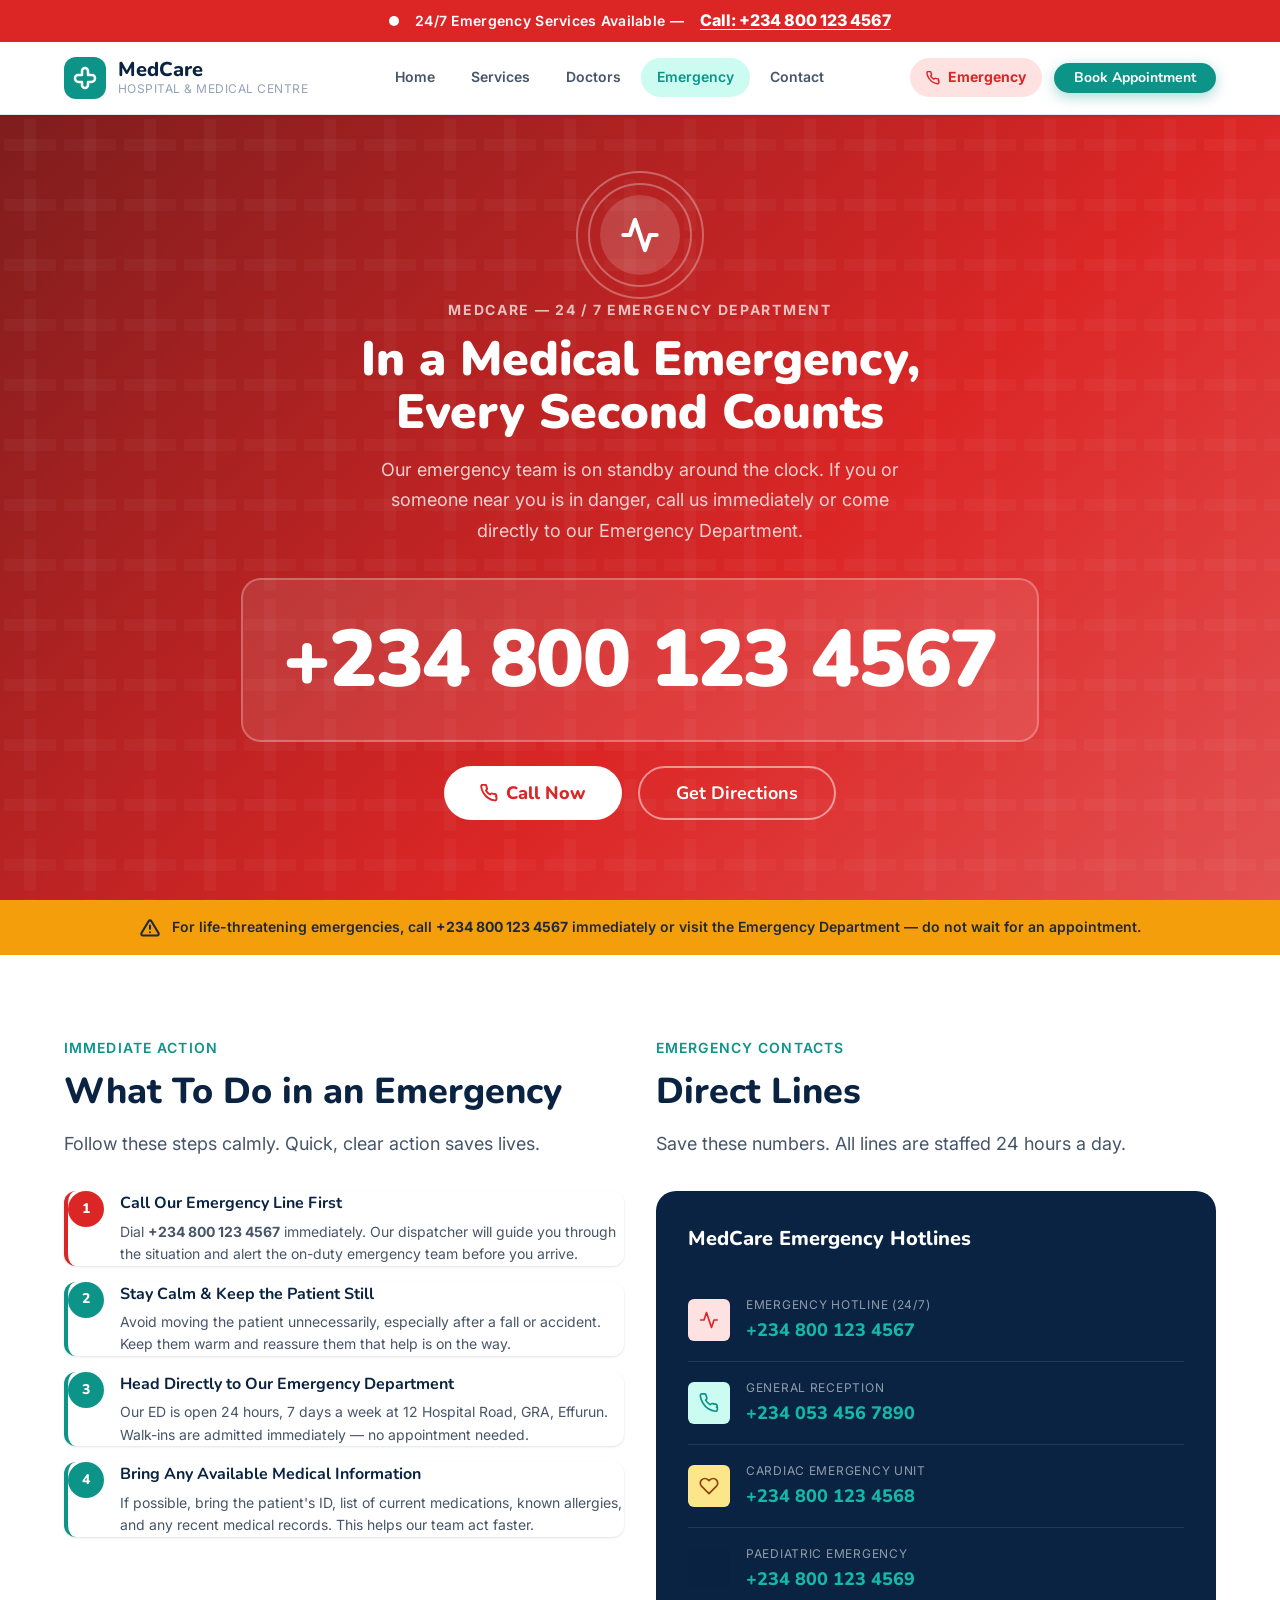
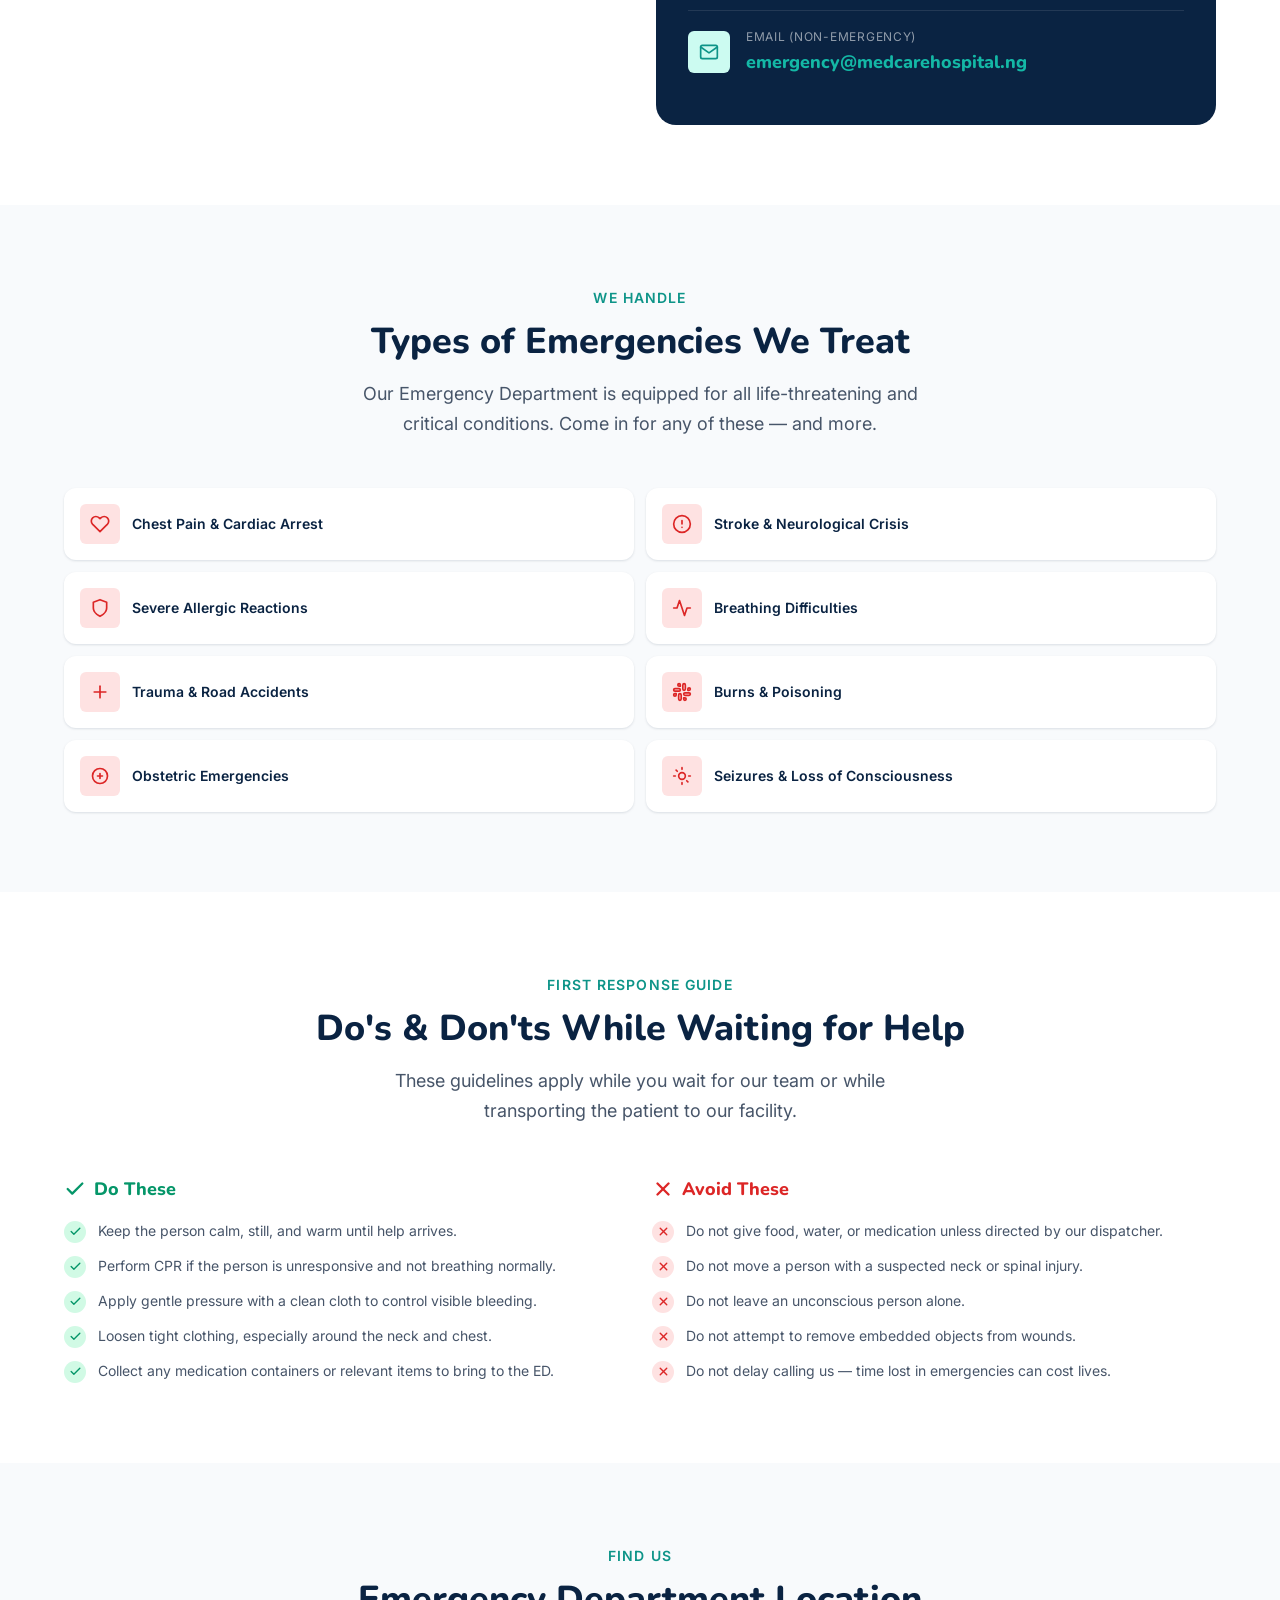
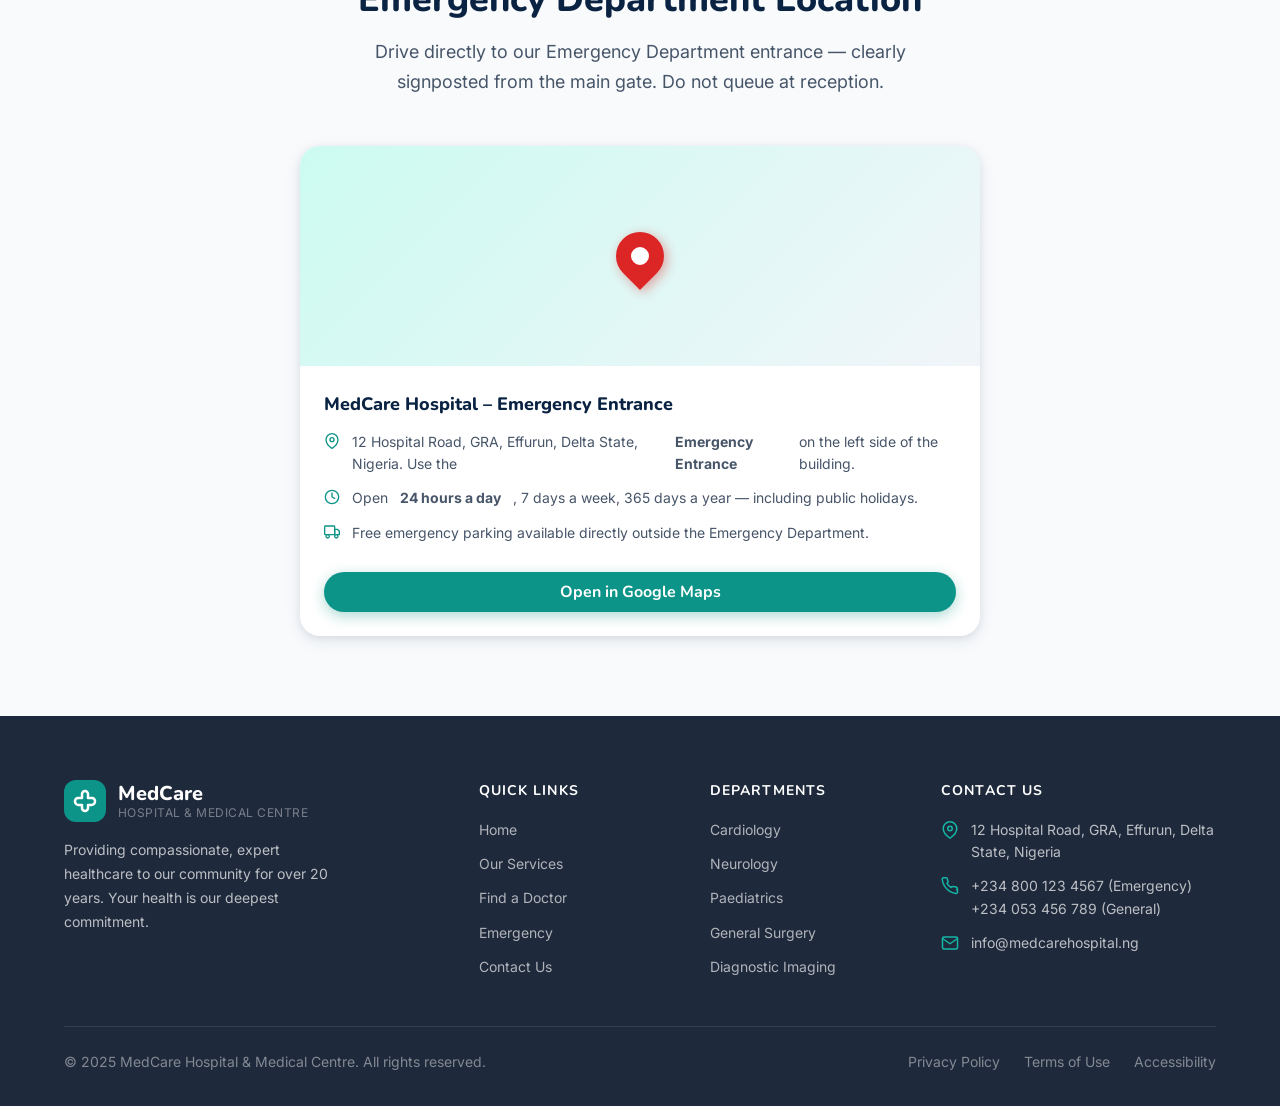
<file: emergency.html>
<!DOCTYPE html>
<html lang="en">
<head>
  <meta charset="UTF-8" />
  <meta name="viewport" content="width=device-width, initial-scale=1.0" />
  <title>Emergency – MedCare Hospital</title>
  <meta name="description" content="MedCare Hospital 24/7 emergency services. Call us immediately for life-threatening situations. Emergency hotline: +234 800 123 4567." />
  <link rel="preconnect" href="https://fonts.googleapis.com" />
  <link rel="preconnect" href="https://fonts.gstatic.com" crossorigin />
  <link href="https://fonts.googleapis.com/css2?family=Nunito:wght@400;600;700;800;900&family=Inter:wght@400;500;600&display=swap" rel="stylesheet" />
  <link rel="stylesheet" href="styles.css" />
  <style>
    /* ---- EMERGENCY PAGE ONLY STYLES ---- */

    /* Pulsing ring around emergency number */
    .emergency-hero {
      background: linear-gradient(135deg, #7f1d1d 0%, var(--red) 60%, #dc2626cc 100%);
      color: var(--white);
      padding: var(--space-20) 0;
      text-align: center;
      position: relative;
      overflow: hidden;
    }

    .emergency-hero::before {
      content: '';
      position: absolute;
      inset: 0;
      background-image: url("data:image/svg+xml,%3Csvg width='60' height='60' viewBox='0 0 60 60' xmlns='http://www.w3.org/2000/svg'%3E%3Cg fill='%23ffffff' fill-opacity='0.03'%3E%3Crect x='24' y='4' width='12' height='52' rx='2'/%3E%3Crect x='4' y='24' width='52' height='12' rx='2'/%3E%3C/g%3E%3C/svg%3E");
      pointer-events: none;
    }

    .emergency-hero__content {
      position: relative;
      z-index: 1;
    }

    .emergency-hero__icon {
      width: 80px;
      height: 80px;
      background: rgba(255,255,255,0.15);
      border-radius: 50%;
      display: flex;
      align-items: center;
      justify-content: center;
      margin: 0 auto var(--space-6);
      position: relative;
    }

    .emergency-hero__icon::before,
    .emergency-hero__icon::after {
      content: '';
      position: absolute;
      border-radius: 50%;
      border: 2px solid rgba(255,255,255,0.3);
      animation: ringPulse 2s ease-out infinite;
    }

    .emergency-hero__icon::before {
      inset: -12px;
      animation-delay: 0s;
    }

    .emergency-hero__icon::after {
      inset: -24px;
      animation-delay: 0.5s;
    }

    @keyframes ringPulse {
      0%   { opacity: 0.8; transform: scale(0.9); }
      100% { opacity: 0;   transform: scale(1.4); }
    }

    .emergency-hero__icon svg {
      width: 40px;
      height: 40px;
      fill: none;
      stroke: var(--white);
      stroke-width: 2.5;
      stroke-linecap: round;
      stroke-linejoin: round;
    }

    .emergency-hero__label {
      font-size: var(--text-sm);
      font-weight: 700;
      letter-spacing: 0.12em;
      text-transform: uppercase;
      color: rgba(255,255,255,0.7);
      margin-bottom: var(--space-3);
    }

    .emergency-hero__title {
      font-family: var(--font-display);
      font-size: clamp(var(--text-3xl), 5vw, var(--text-5xl));
      font-weight: 900;
      margin-bottom: var(--space-4);
      line-height: 1.1;
    }

    .emergency-hero__subtitle {
      font-size: var(--text-lg);
      color: rgba(255,255,255,0.78);
      max-width: 520px;
      margin: 0 auto var(--space-8);
      line-height: 1.7;
    }

    .emergency-hero__number {
      display: inline-block;
      font-family: var(--font-display);
      font-size: clamp(2.5rem, 8vw, 5rem);
      font-weight: 900;
      letter-spacing: -0.02em;
      color: var(--white);
      background: rgba(255,255,255,0.1);
      border: 2px solid rgba(255,255,255,0.25);
      border-radius: var(--radius-lg);
      padding: var(--space-4) var(--space-10);
      margin-bottom: var(--space-6);
      transition: background var(--transition);
    }

    .emergency-hero__number:hover {
      background: rgba(255,255,255,0.2);
    }

    .emergency-hero__actions {
      display: flex;
      gap: var(--space-4);
      justify-content: center;
      flex-wrap: wrap;
    }

    /* Warning banner */
    .warning-banner {
      background: var(--amber);
      color: var(--gray-800);
      padding: var(--space-4) 0;
    }

    .warning-banner__inner {
      display: flex;
      align-items: center;
      justify-content: center;
      gap: var(--space-3);
      text-align: center;
      flex-wrap: wrap;
    }

    .warning-banner__icon {
      width: 20px;
      height: 20px;
      flex-shrink: 0;
    }

    .warning-banner__text {
      font-size: var(--text-sm);
      font-weight: 600;
    }

    /* Emergency info grid */
    .emergency-grid {
      display: grid;
      grid-template-columns: 1fr 1fr;
      gap: var(--space-8);
    }

    /* Steps */
    .steps-list {
      display: flex;
      flex-direction: column;
      gap: var(--space-4);
    }

    .step {
      display: flex;
      gap: var(--space-4);
      align-items: flex-start;
      padding: var(--space-5);
      background: var(--white);
      border-radius: var(--radius-md);
      box-shadow: var(--shadow-sm);
      border-left: 4px solid var(--teal);
      transition: box-shadow var(--transition);
    }

    .step:hover {
      box-shadow: var(--shadow-md);
    }

    .step--urgent {
      border-left-color: var(--red);
    }

    .step__number {
      width: 36px;
      height: 36px;
      border-radius: 50%;
      background: var(--teal);
      color: var(--white);
      font-family: var(--font-display);
      font-weight: 800;
      font-size: var(--text-sm);
      display: flex;
      align-items: center;
      justify-content: center;
      flex-shrink: 0;
    }

    .step--urgent .step__number {
      background: var(--red);
    }

    .step__title {
      font-family: var(--font-display);
      font-size: var(--text-base);
      font-weight: 700;
      color: var(--navy);
      margin-bottom: var(--space-1);
    }

    .step__text {
      font-size: var(--text-sm);
      color: var(--gray-600);
      line-height: 1.6;
    }

    /* Emergency types */
    .emergency-types {
      display: grid;
      grid-template-columns: 1fr 1fr;
      gap: var(--space-3);
    }

    .emergency-type {
      display: flex;
      align-items: center;
      gap: var(--space-3);
      padding: var(--space-4);
      background: var(--white);
      border-radius: var(--radius-md);
      box-shadow: var(--shadow-sm);
      transition: box-shadow var(--transition), transform var(--transition);
    }

    .emergency-type:hover {
      box-shadow: var(--shadow-md);
      transform: translateY(-2px);
    }

    .emergency-type__icon {
      width: 40px;
      height: 40px;
      border-radius: var(--radius-sm);
      background: var(--red-light);
      color: var(--red);
      display: flex;
      align-items: center;
      justify-content: center;
      flex-shrink: 0;
    }

    .emergency-type__icon svg {
      width: 20px;
      height: 20px;
      fill: none;
      stroke: currentColor;
      stroke-width: 2;
      stroke-linecap: round;
      stroke-linejoin: round;
    }

    .emergency-type__label {
      font-size: var(--text-sm);
      font-weight: 600;
      color: var(--navy);
    }

    /* Contacts card */
    .contacts-card {
      background: var(--navy);
      color: var(--white);
      border-radius: var(--radius-lg);
      padding: var(--space-8);
    }

    .contacts-card__title {
      font-family: var(--font-display);
      font-size: var(--text-xl);
      font-weight: 800;
      margin-bottom: var(--space-6);
      color: var(--white);
    }

    .contact-line {
      display: flex;
      align-items: center;
      gap: var(--space-4);
      padding: var(--space-4) 0;
      border-bottom: 1px solid rgba(255,255,255,0.1);
    }

    .contact-line:last-child {
      border-bottom: none;
    }

    .contact-line__icon {
      width: 42px;
      height: 42px;
      border-radius: var(--radius-sm);
      display: flex;
      align-items: center;
      justify-content: center;
      flex-shrink: 0;
    }

    .contact-line__icon svg {
      width: 20px;
      height: 20px;
      fill: none;
      stroke: currentColor;
      stroke-width: 2;
      stroke-linecap: round;
      stroke-linejoin: round;
    }

    .contact-line__label {
      font-size: var(--text-xs);
      color: rgba(255,255,255,0.55);
      text-transform: uppercase;
      letter-spacing: 0.06em;
      margin-bottom: 2px;
    }

    .contact-line__value {
      font-family: var(--font-display);
      font-size: var(--text-lg);
      font-weight: 800;
      color: var(--white);
    }

    .contact-line__value a {
      color: var(--teal-light);
      transition: color var(--transition);
    }

    .contact-line__value a:hover {
      color: var(--white);
    }

    /* Do / Don't list */
    .dos-donts {
      display: grid;
      grid-template-columns: 1fr 1fr;
      gap: var(--space-6);
    }

    .dos-donts__col-title {
      font-family: var(--font-display);
      font-size: var(--text-lg);
      font-weight: 800;
      margin-bottom: var(--space-4);
      display: flex;
      align-items: center;
      gap: var(--space-2);
    }

    .dos-donts__list {
      display: flex;
      flex-direction: column;
      gap: var(--space-3);
    }

    .dos-donts__item {
      display: flex;
      align-items: flex-start;
      gap: var(--space-3);
      font-size: var(--text-sm);
      color: var(--gray-600);
      line-height: 1.6;
    }

    .dos-donts__bullet {
      width: 22px;
      height: 22px;
      border-radius: 50%;
      display: flex;
      align-items: center;
      justify-content: center;
      flex-shrink: 0;
      margin-top: 1px;
    }

    .dos-donts__bullet--do {
      background: #d1fae5;
      color: #059669;
    }

    .dos-donts__bullet--dont {
      background: var(--red-light);
      color: var(--red);
    }

    .dos-donts__bullet svg {
      width: 13px;
      height: 13px;
      stroke: currentColor;
      fill: none;
      stroke-width: 2.5;
      stroke-linecap: round;
      stroke-linejoin: round;
    }

    /* Location card */
    .location-card {
      background: var(--white);
      border-radius: var(--radius-lg);
      box-shadow: var(--shadow-md);
      overflow: hidden;
    }

    .location-card__map {
      width: 100%;
      height: 220px;
      background: linear-gradient(135deg, var(--teal-pale), var(--gray-100));
      display: flex;
      align-items: center;
      justify-content: center;
      position: relative;
    }

    .location-card__map-pin {
      width: 48px;
      height: 48px;
      background: var(--red);
      border-radius: 50% 50% 50% 0;
      transform: rotate(-45deg);
      display: flex;
      align-items: center;
      justify-content: center;
      box-shadow: 0 4px 12px rgba(220,38,38,0.4);
    }

    .location-card__map-pin::after {
      content: '';
      width: 18px;
      height: 18px;
      background: var(--white);
      border-radius: 50%;
    }

    .location-card__body {
      padding: var(--space-6);
    }

    .location-card__title {
      font-family: var(--font-display);
      font-size: var(--text-lg);
      font-weight: 800;
      color: var(--navy);
      margin-bottom: var(--space-3);
    }

    .location-card__detail {
      display: flex;
      align-items: flex-start;
      gap: var(--space-3);
      font-size: var(--text-sm);
      color: var(--gray-600);
      margin-bottom: var(--space-3);
      line-height: 1.6;
    }

    .location-card__detail svg {
      width: 16px;
      height: 16px;
      stroke: var(--teal);
      fill: none;
      stroke-width: 2;
      stroke-linecap: round;
      stroke-linejoin: round;
      flex-shrink: 0;
      margin-top: 2px;
    }

    /* Responsive */
    @media (max-width: 768px) {
      .emergency-grid  { grid-template-columns: 1fr; }
      .emergency-types { grid-template-columns: 1fr; }
      .dos-donts       { grid-template-columns: 1fr; }
    }
  </style>
</head>
<body>

  <!-- ==================== EMERGENCY TOP BAR ==================== -->
  <div class="emergency-bar" role="banner">
    <div class="container">
      <div class="emergency-bar__inner">
        <span class="emergency-bar__pulse" aria-hidden="true"></span>
        <span class="emergency-bar__text">24/7 Emergency Services Available —</span>
        <a href="tel:+2348001234567" class="emergency-bar__phone">Call: +234 800 123 4567</a>
      </div>
    </div>
  </div>

  <!-- ==================== NAVBAR ==================== -->
  <header class="navbar" role="banner">
    <div class="container">
      <div class="navbar__inner">
        <a href="index.html" class="navbar__logo" aria-label="MedCare Hospital Home">
          <div class="navbar__logo-icon">
            <svg viewBox="0 0 24 24" aria-hidden="true">
              <path d="M12 2a3 3 0 0 0-3 3v4H5a3 3 0 0 0-3 3v.5A3.5 3.5 0 0 0 5.5 16H9v3a3 3 0 0 0 6 0v-3h3.5A3.5 3.5 0 0 0 22 12.5V12a3 3 0 0 0-3-3h-4V5a3 3 0 0 0-3-3z"/>
            </svg>
          </div>
          <div class="navbar__logo-text">
            <span class="navbar__logo-name">MedCare</span>
            <span class="navbar__logo-tagline">Hospital & Medical Centre</span>
          </div>
        </a>

        <nav class="navbar__nav" aria-label="Main navigation">
          <a href="index.html" class="navbar__link">Home</a>
          <a href="services.html" class="navbar__link">Services</a>
          <a href="doctors.html" class="navbar__link">Doctors</a>
          <a href="emergency.html" class="navbar__link active" aria-current="page">Emergency</a>
          <a href="contact.html" class="navbar__link">Contact</a>
        </nav>

        <div class="navbar__actions">
          <a href="emergency.html" class="navbar__emergency" aria-label="Emergency hotline">
            <svg width="14" height="14" viewBox="0 0 24 24" fill="none" stroke="currentColor" stroke-width="2.5" stroke-linecap="round" stroke-linejoin="round" aria-hidden="true"><path d="M22 16.92v3a2 2 0 0 1-2.18 2 19.79 19.79 0 0 1-8.63-3.07A19.5 19.5 0 0 1 4.69 12 19.79 19.79 0 0 1 1.61 3.38 2 2 0 0 1 3.58 1h3a2 2 0 0 1 2 1.72c.127.96.361 1.903.7 2.81a2 2 0 0 1-.45 2.11L7.91 8.54a16 16 0 0 0 5.55 5.55l.92-.92a2 2 0 0 1 2.11-.45c.907.339 1.85.573 2.81.7A2 2 0 0 1 21 16.92z"/></svg>
            Emergency
          </a>
          <a href="contact.html" class="btn btn--primary btn--sm">Book Appointment</a>
        </div>

        <button class="navbar__hamburger" aria-label="Open menu" aria-expanded="false" id="hamburger">
          <span></span><span></span><span></span>
        </button>
      </div>

      <nav class="navbar__mobile" id="mobileNav" aria-label="Mobile navigation">
        <a href="index.html" class="navbar__link">Home</a>
        <a href="services.html" class="navbar__link">Services</a>
        <a href="doctors.html" class="navbar__link">Doctors</a>
        <a href="emergency.html" class="navbar__link active">Emergency</a>
        <a href="contact.html" class="navbar__link">Contact</a>
        <a href="contact.html" class="btn btn--primary" style="margin-top:0.5rem;">Book Appointment</a>
      </nav>
    </div>
  </header>

  <main id="main-content">

    <!-- ==================== HERO ==================== -->
    <section class="emergency-hero" aria-labelledby="emergency-title">
      <div class="container">
        <div class="emergency-hero__content">

          <div class="emergency-hero__icon" aria-hidden="true">
            <svg viewBox="0 0 24 24"><polyline points="22 12 18 12 15 21 9 3 6 12 2 12"/></svg>
          </div>

          <p class="emergency-hero__label">MedCare — 24 / 7 Emergency Department</p>
          <h1 class="emergency-hero__title" id="emergency-title">
            In a Medical Emergency,<br>Every Second Counts
          </h1>
          <p class="emergency-hero__subtitle">
            Our emergency team is on standby around the clock. If you or someone near you is in danger, call us immediately or come directly to our Emergency Department.
          </p>

          <a href="tel:+2348001234567" class="emergency-hero__number" aria-label="Call emergency line: +234 800 123 4567">
            +234 800 123 4567
          </a>

          <div class="emergency-hero__actions">
            <a href="tel:+2348001234567" class="btn btn--lg" style="background:white; color:var(--red); font-weight:800;">
              <svg width="18" height="18" viewBox="0 0 24 24" fill="none" stroke="currentColor" stroke-width="2.5" stroke-linecap="round" stroke-linejoin="round" aria-hidden="true"><path d="M22 16.92v3a2 2 0 0 1-2.18 2 19.79 19.79 0 0 1-8.63-3.07A19.5 19.5 0 0 1 4.69 12 19.79 19.79 0 0 1 1.61 3.38 2 2 0 0 1 3.58 1h3a2 2 0 0 1 2 1.72c.127.96.361 1.903.7 2.81a2 2 0 0 1-.45 2.11L7.91 8.54a16 16 0 0 0 5.55 5.55l.92-.92a2 2 0 0 1 2.11-.45c.907.339 1.85.573 2.81.7A2 2 0 0 1 21 16.92z"/></svg>
              Call Now
            </a>
            <a href="#directions" class="btn btn--outline btn--lg">Get Directions</a>
          </div>

        </div>
      </div>
    </section>

    <!-- ==================== WARNING BANNER ==================== -->
    <div class="warning-banner" role="alert">
      <div class="container">
        <div class="warning-banner__inner">
          <svg class="warning-banner__icon" viewBox="0 0 24 24" fill="none" stroke="currentColor" stroke-width="2.5" stroke-linecap="round" stroke-linejoin="round" aria-hidden="true"><path d="M10.29 3.86L1.82 18a2 2 0 0 0 1.71 3h16.94a2 2 0 0 0 1.71-3L13.71 3.86a2 2 0 0 0-3.42 0z"/><line x1="12" y1="9" x2="12" y2="13"/><line x1="12" y1="17" x2="12.01" y2="17"/></svg>
          <p class="warning-banner__text">
            For life-threatening emergencies, call <strong>+234 800 123 4567</strong> immediately or visit the Emergency Department — do not wait for an appointment.
          </p>
        </div>
      </div>
    </div>

    <!-- ==================== WHAT TO DO + CONTACTS ==================== -->
    <section class="section" aria-labelledby="steps-title">
      <div class="container">
        <div class="emergency-grid">

          <!-- Steps -->
          <div>
            <span class="section__eyebrow">Immediate Action</span>
            <h2 class="section__title" id="steps-title">What To Do in an Emergency</h2>
            <p class="section__subtitle" style="margin-bottom: var(--space-8);">Follow these steps calmly. Quick, clear action saves lives.</p>

            <div class="steps-list">

              <div class="step step--urgent reveal">
                <div class="step__number">1</div>
                <div>
                  <div class="step__title">Call Our Emergency Line First</div>
                  <p class="step__text">Dial <strong>+234 800 123 4567</strong> immediately. Our dispatcher will guide you through the situation and alert the on-duty emergency team before you arrive.</p>
                </div>
              </div>

              <div class="step reveal reveal-delay-1">
                <div class="step__number">2</div>
                <div>
                  <div class="step__title">Stay Calm &amp; Keep the Patient Still</div>
                  <p class="step__text">Avoid moving the patient unnecessarily, especially after a fall or accident. Keep them warm and reassure them that help is on the way.</p>
                </div>
              </div>

              <div class="step reveal reveal-delay-2">
                <div class="step__number">3</div>
                <div>
                  <div class="step__title">Head Directly to Our Emergency Department</div>
                  <p class="step__text">Our ED is open 24 hours, 7 days a week at 12 Hospital Road, GRA, Effurun. Walk-ins are admitted immediately — no appointment needed.</p>
                </div>
              </div>

              <div class="step reveal reveal-delay-3">
                <div class="step__number">4</div>
                <div>
                  <div class="step__title">Bring Any Available Medical Information</div>
                  <p class="step__text">If possible, bring the patient's ID, list of current medications, known allergies, and any recent medical records. This helps our team act faster.</p>
                </div>
              </div>

            </div>
          </div>

          <!-- Contacts -->
          <div class="reveal reveal-delay-1">
            <span class="section__eyebrow">Emergency Contacts</span>
            <h2 class="section__title">Direct Lines</h2>
            <p class="section__subtitle" style="margin-bottom: var(--space-8);">Save these numbers. All lines are staffed 24 hours a day.</p>

            <div class="contacts-card">
              <div class="contacts-card__title">MedCare Emergency Hotlines</div>

              <div class="contact-line">
                <div class="contact-line__icon" style="background:var(--red-light); color:var(--red);">
                  <svg viewBox="0 0 24 24" aria-hidden="true"><polyline points="22 12 18 12 15 21 9 3 6 12 2 12"/></svg>
                </div>
                <div>
                  <div class="contact-line__label">Emergency Hotline (24/7)</div>
                  <div class="contact-line__value"><a href="tel:+2348001234567">+234 800 123 4567</a></div>
                </div>
              </div>

              <div class="contact-line">
                <div class="contact-line__icon" style="background:var(--teal-pale); color:var(--teal);">
                  <svg viewBox="0 0 24 24" aria-hidden="true"><path d="M22 16.92v3a2 2 0 0 1-2.18 2 19.79 19.79 0 0 1-8.63-3.07A19.5 19.5 0 0 1 4.69 12 19.79 19.79 0 0 1 1.61 3.38 2 2 0 0 1 3.58 1h3a2 2 0 0 1 2 1.72c.127.96.361 1.903.7 2.81a2 2 0 0 1-.45 2.11L7.91 8.54a16 16 0 0 0 5.55 5.55l.92-.92a2 2 0 0 1 2.11-.45c.907.339 1.85.573 2.81.7A2 2 0 0 1 21 16.92z"/></svg>
                </div>
                <div>
                  <div class="contact-line__label">General Reception</div>
                  <div class="contact-line__value"><a href="tel:+2340534567890">+234 053 456 7890</a></div>
                </div>
              </div>

              <div class="contact-line">
                <div class="contact-line__icon" style="background:var(--amber-light); color:#92400e;">
                  <svg viewBox="0 0 24 24" aria-hidden="true"><path d="M20.84 4.61a5.5 5.5 0 0 0-7.78 0L12 5.67l-1.06-1.06a5.5 5.5 0 0 0-7.78 7.78l1.06 1.06L12 21.23l7.78-7.78 1.06-1.06a5.5 5.5 0 0 0 0-7.78z"/></svg>
                </div>
                <div>
                  <div class="contact-line__label">Cardiac Emergency Unit</div>
                  <div class="contact-line__value"><a href="tel:+2348001234568">+234 800 123 4568</a></div>
                </div>
              </div>

              <div class="contact-line">
                <div class="contact-line__icon" style="background:rgba(10,35,66,0.08); color:var(--navy);">
                  <svg viewBox="0 0 24 24" aria-hidden="true"><path d="M12 22s8-4 8-10V5l-8-3-8 3v7c0 6 8 10 8 10z"/></svg>
                </div>
                <div>
                  <div class="contact-line__label">Paediatric Emergency</div>
                  <div class="contact-line__value"><a href="tel:+2348001234569">+234 800 123 4569</a></div>
                </div>
              </div>

              <div class="contact-line">
                <div class="contact-line__icon" style="background:var(--teal-pale); color:var(--teal);">
                  <svg viewBox="0 0 24 24" aria-hidden="true"><path d="M4 4h16c1.1 0 2 .9 2 2v12c0 1.1-.9 2-2 2H4c-1.1 0-2-.9-2-2V6c0-1.1.9-2 2-2z"/><polyline points="22,6 12,13 2,6"/></svg>
                </div>
                <div>
                  <div class="contact-line__label">Email (Non-Emergency)</div>
                  <div class="contact-line__value"><a href="mailto:emergency@medcarehospital.ng">emergency@medcarehospital.ng</a></div>
                </div>
              </div>

            </div>
          </div>

        </div>
      </div>
    </section>

    <!-- ==================== EMERGENCY TYPES ==================== -->
    <section class="section section--gray" aria-labelledby="types-title">
      <div class="container">
        <div class="section__header">
          <span class="section__eyebrow">We Handle</span>
          <h2 class="section__title" id="types-title">Types of Emergencies We Treat</h2>
          <p class="section__subtitle">Our Emergency Department is equipped for all life-threatening and critical conditions. Come in for any of these — and more.</p>
        </div>

        <div class="emergency-types">

          <div class="emergency-type reveal">
            <div class="emergency-type__icon">
              <svg viewBox="0 0 24 24" aria-hidden="true"><path d="M20.84 4.61a5.5 5.5 0 0 0-7.78 0L12 5.67l-1.06-1.06a5.5 5.5 0 0 0-7.78 7.78l1.06 1.06L12 21.23l7.78-7.78 1.06-1.06a5.5 5.5 0 0 0 0-7.78z"/></svg>
            </div>
            <div class="emergency-type__label">Chest Pain &amp; Cardiac Arrest</div>
          </div>

          <div class="emergency-type reveal reveal-delay-1">
            <div class="emergency-type__icon">
              <svg viewBox="0 0 24 24" aria-hidden="true"><circle cx="12" cy="12" r="10"/><line x1="12" y1="8" x2="12" y2="12"/><line x1="12" y1="16" x2="12.01" y2="16"/></svg>
            </div>
            <div class="emergency-type__label">Stroke &amp; Neurological Crisis</div>
          </div>

          <div class="emergency-type reveal reveal-delay-2">
            <div class="emergency-type__icon">
              <svg viewBox="0 0 24 24" aria-hidden="true"><path d="M12 22s8-4 8-10V5l-8-3-8 3v7c0 6 8 10 8 10z"/></svg>
            </div>
            <div class="emergency-type__label">Severe Allergic Reactions</div>
          </div>

          <div class="emergency-type reveal reveal-delay-3">
            <div class="emergency-type__icon">
              <svg viewBox="0 0 24 24" aria-hidden="true"><polyline points="22 12 18 12 15 21 9 3 6 12 2 12"/></svg>
            </div>
            <div class="emergency-type__label">Breathing Difficulties</div>
          </div>

          <div class="emergency-type reveal">
            <div class="emergency-type__icon">
              <svg viewBox="0 0 24 24" aria-hidden="true"><line x1="12" y1="5" x2="12" y2="19"/><line x1="5" y1="12" x2="19" y2="12"/></svg>
            </div>
            <div class="emergency-type__label">Trauma &amp; Road Accidents</div>
          </div>

          <div class="emergency-type reveal reveal-delay-1">
            <div class="emergency-type__icon">
              <svg viewBox="0 0 24 24" aria-hidden="true"><path d="M14.5 10c-.83 0-1.5-.67-1.5-1.5v-5c0-.83.67-1.5 1.5-1.5s1.5.67 1.5 1.5v5c0 .83-.67 1.5-1.5 1.5z"/><path d="M20.5 10H19V8.5c0-.83.67-1.5 1.5-1.5s1.5.67 1.5 1.5-.67 1.5-1.5 1.5z"/><path d="M9.5 14c.83 0 1.5.67 1.5 1.5v5c0 .83-.67 1.5-1.5 1.5S8 21.33 8 20.5v-5c0-.83.67-1.5 1.5-1.5z"/><path d="M3.5 14H5v1.5c0 .83-.67 1.5-1.5 1.5S2 16.33 2 15.5 2.67 14 3.5 14z"/><path d="M14 14.5c0-.83.67-1.5 1.5-1.5h5c.83 0 1.5.67 1.5 1.5s-.67 1.5-1.5 1.5h-5c-.83 0-1.5-.67-1.5-1.5z"/><path d="M15.5 19H14v1.5c0 .83.67 1.5 1.5 1.5s1.5-.67 1.5-1.5-.67-1.5-1.5-1.5z"/><path d="M10 9.5C10 8.67 9.33 8 8.5 8h-5C2.67 8 2 8.67 2 9.5S2.67 11 3.5 11h5c.83 0 1.5-.67 1.5-1.5z"/><path d="M8.5 5H10V3.5C10 2.67 9.33 2 8.5 2S7 2.67 7 3.5 7.67 5 8.5 5z"/></svg>
            </div>
            <div class="emergency-type__label">Burns &amp; Poisoning</div>
          </div>

          <div class="emergency-type reveal reveal-delay-2">
            <div class="emergency-type__icon">
              <svg viewBox="0 0 24 24" aria-hidden="true"><path d="M9 12h6m-3-3v6M3 12a9 9 0 1 0 18 0 9 9 0 0 0-18 0z"/></svg>
            </div>
            <div class="emergency-type__label">Obstetric Emergencies</div>
          </div>

          <div class="emergency-type reveal reveal-delay-3">
            <div class="emergency-type__icon">
              <svg viewBox="0 0 24 24" aria-hidden="true"><circle cx="12" cy="12" r="4"/><path d="M12 2v2m0 16v2M4.93 4.93l1.41 1.41M17.66 17.66l1.41 1.41M2 12h2m16 0h2"/></svg>
            </div>
            <div class="emergency-type__label">Seizures &amp; Loss of Consciousness</div>
          </div>

        </div>
      </div>
    </section>

    <!-- ==================== DO / DON'T ==================== -->
    <section class="section" aria-labelledby="dosdont-title">
      <div class="container">
        <div class="section__header">
          <span class="section__eyebrow">First Response Guide</span>
          <h2 class="section__title" id="dosdont-title">Do's &amp; Don'ts While Waiting for Help</h2>
          <p class="section__subtitle">These guidelines apply while you wait for our team or while transporting the patient to our facility.</p>
        </div>

        <div class="dos-donts">

          <!-- Dos -->
          <div class="reveal">
            <div class="dos-donts__col-title" style="color:#059669;">
              <svg width="22" height="22" viewBox="0 0 24 24" fill="none" stroke="currentColor" stroke-width="2.5" stroke-linecap="round" stroke-linejoin="round" aria-hidden="true"><polyline points="20 6 9 17 4 12"/></svg>
              Do These
            </div>
            <div class="dos-donts__list">
              <div class="dos-donts__item">
                <div class="dos-donts__bullet dos-donts__bullet--do">
                  <svg viewBox="0 0 24 24" aria-hidden="true"><polyline points="20 6 9 17 4 12"/></svg>
                </div>
                Keep the person calm, still, and warm until help arrives.
              </div>
              <div class="dos-donts__item">
                <div class="dos-donts__bullet dos-donts__bullet--do">
                  <svg viewBox="0 0 24 24" aria-hidden="true"><polyline points="20 6 9 17 4 12"/></svg>
                </div>
                Perform CPR if the person is unresponsive and not breathing normally.
              </div>
              <div class="dos-donts__item">
                <div class="dos-donts__bullet dos-donts__bullet--do">
                  <svg viewBox="0 0 24 24" aria-hidden="true"><polyline points="20 6 9 17 4 12"/></svg>
                </div>
                Apply gentle pressure with a clean cloth to control visible bleeding.
              </div>
              <div class="dos-donts__item">
                <div class="dos-donts__bullet dos-donts__bullet--do">
                  <svg viewBox="0 0 24 24" aria-hidden="true"><polyline points="20 6 9 17 4 12"/></svg>
                </div>
                Loosen tight clothing, especially around the neck and chest.
              </div>
              <div class="dos-donts__item">
                <div class="dos-donts__bullet dos-donts__bullet--do">
                  <svg viewBox="0 0 24 24" aria-hidden="true"><polyline points="20 6 9 17 4 12"/></svg>
                </div>
                Collect any medication containers or relevant items to bring to the ED.
              </div>
            </div>
          </div>

          <!-- Don'ts -->
          <div class="reveal reveal-delay-1">
            <div class="dos-donts__col-title" style="color:var(--red);">
              <svg width="22" height="22" viewBox="0 0 24 24" fill="none" stroke="currentColor" stroke-width="2.5" stroke-linecap="round" stroke-linejoin="round" aria-hidden="true"><line x1="18" y1="6" x2="6" y2="18"/><line x1="6" y1="6" x2="18" y2="18"/></svg>
              Avoid These
            </div>
            <div class="dos-donts__list">
              <div class="dos-donts__item">
                <div class="dos-donts__bullet dos-donts__bullet--dont">
                  <svg viewBox="0 0 24 24" aria-hidden="true"><line x1="18" y1="6" x2="6" y2="18"/><line x1="6" y1="6" x2="18" y2="18"/></svg>
                </div>
                Do not give food, water, or medication unless directed by our dispatcher.
              </div>
              <div class="dos-donts__item">
                <div class="dos-donts__bullet dos-donts__bullet--dont">
                  <svg viewBox="0 0 24 24" aria-hidden="true"><line x1="18" y1="6" x2="6" y2="18"/><line x1="6" y1="6" x2="18" y2="18"/></svg>
                </div>
                Do not move a person with a suspected neck or spinal injury.
              </div>
              <div class="dos-donts__item">
                <div class="dos-donts__bullet dos-donts__bullet--dont">
                  <svg viewBox="0 0 24 24" aria-hidden="true"><line x1="18" y1="6" x2="6" y2="18"/><line x1="6" y1="6" x2="18" y2="18"/></svg>
                </div>
                Do not leave an unconscious person alone.
              </div>
              <div class="dos-donts__item">
                <div class="dos-donts__bullet dos-donts__bullet--dont">
                  <svg viewBox="0 0 24 24" aria-hidden="true"><line x1="18" y1="6" x2="6" y2="18"/><line x1="6" y1="6" x2="18" y2="18"/></svg>
                </div>
                Do not attempt to remove embedded objects from wounds.
              </div>
              <div class="dos-donts__item">
                <div class="dos-donts__bullet dos-donts__bullet--dont">
                  <svg viewBox="0 0 24 24" aria-hidden="true"><line x1="18" y1="6" x2="6" y2="18"/><line x1="6" y1="6" x2="18" y2="18"/></svg>
                </div>
                Do not delay calling us — time lost in emergencies can cost lives.
              </div>
            </div>
          </div>

        </div>
      </div>
    </section>

    <!-- ==================== LOCATION & DIRECTIONS ==================== -->
    <section class="section section--gray" id="directions" aria-labelledby="location-title">
      <div class="container">
        <div class="section__header">
          <span class="section__eyebrow">Find Us</span>
          <h2 class="section__title" id="location-title">Emergency Department Location</h2>
          <p class="section__subtitle">Drive directly to our Emergency Department entrance — clearly signposted from the main gate. Do not queue at reception.</p>
        </div>

        <div class="location-card reveal" style="max-width: 680px; margin-inline: auto;">
          <div class="location-card__map" aria-label="Map placeholder showing MedCare Hospital location">
            <div class="location-card__map-pin" aria-hidden="true"></div>
          </div>
          <div class="location-card__body">
            <div class="location-card__title">MedCare Hospital – Emergency Entrance</div>
            <div class="location-card__detail">
              <svg viewBox="0 0 24 24" aria-hidden="true"><path d="M21 10c0 7-9 13-9 13s-9-6-9-13a9 9 0 0 1 18 0z"/><circle cx="12" cy="10" r="3"/></svg>
              12 Hospital Road, GRA, Effurun, Delta State, Nigeria. Use the <strong>Emergency Entrance</strong> on the left side of the building.
            </div>
            <div class="location-card__detail">
              <svg viewBox="0 0 24 24" aria-hidden="true"><circle cx="12" cy="12" r="10"/><polyline points="12 6 12 12 16 14"/></svg>
              Open <strong>24 hours a day</strong>, 7 days a week, 365 days a year — including public holidays.
            </div>
            <div class="location-card__detail">
              <svg viewBox="0 0 24 24" aria-hidden="true"><rect x="1" y="3" width="15" height="13" rx="1"/><path d="M16 8h4l3 3v5h-7V8z"/><circle cx="5.5" cy="18.5" r="2.5"/><circle cx="18.5" cy="18.5" r="2.5"/></svg>
              Free emergency parking available directly outside the Emergency Department.
            </div>
            <a href="https://maps.google.com" target="_blank" rel="noopener noreferrer" class="btn btn--primary" style="margin-top:var(--space-4); width:100%; justify-content:center;">
              Open in Google Maps
            </a>
          </div>
        </div>

      </div>
    </section>

  </main>

  <!-- ==================== FOOTER ==================== -->
  <footer class="footer" role="contentinfo">
    <div class="container">
      <div class="footer__grid">
        <div class="footer__brand">
          <a href="index.html" class="navbar__logo" aria-label="MedCare Hospital">
            <div class="navbar__logo-icon">
              <svg viewBox="0 0 24 24" aria-hidden="true" style="width:24px;height:24px;fill:none;stroke:white;stroke-width:2.5;stroke-linecap:round;stroke-linejoin:round;">
                <path d="M12 2a3 3 0 0 0-3 3v4H5a3 3 0 0 0-3 3v.5A3.5 3.5 0 0 0 5.5 16H9v3a3 3 0 0 0 6 0v-3h3.5A3.5 3.5 0 0 0 22 12.5V12a3 3 0 0 0-3-3h-4V5a3 3 0 0 0-3-3z"/>
              </svg>
            </div>
            <div class="navbar__logo-text">
              <span class="navbar__logo-name">MedCare</span>
              <span class="navbar__logo-tagline">Hospital & Medical Centre</span>
            </div>
          </a>
          <p>Providing compassionate, expert healthcare to our community for over 20 years. Your health is our deepest commitment.</p>
        </div>
        <div>
          <div class="footer__col-title">Quick Links</div>
          <nav class="footer__links">
            <a href="index.html">Home</a>
            <a href="services.html">Our Services</a>
            <a href="doctors.html">Find a Doctor</a>
            <a href="emergency.html">Emergency</a>
            <a href="contact.html">Contact Us</a>
          </nav>
        </div>
        <div>
          <div class="footer__col-title">Departments</div>
          <nav class="footer__links">
            <a href="services.html">Cardiology</a>
            <a href="services.html">Neurology</a>
            <a href="services.html">Paediatrics</a>
            <a href="services.html">General Surgery</a>
            <a href="services.html">Diagnostic Imaging</a>
          </nav>
        </div>
        <div>
          <div class="footer__col-title">Contact Us</div>
          <div class="footer__contact-item">
            <svg class="footer__contact-icon" viewBox="0 0 24 24" fill="none" stroke="currentColor" stroke-width="2" stroke-linecap="round" stroke-linejoin="round" aria-hidden="true"><path d="M21 10c0 7-9 13-9 13s-9-6-9-13a9 9 0 0 1 18 0z"/><circle cx="12" cy="10" r="3"/></svg>
            <span>12 Hospital Road, GRA, Effurun, Delta State, Nigeria</span>
          </div>
          <div class="footer__contact-item">
            <svg class="footer__contact-icon" viewBox="0 0 24 24" fill="none" stroke="currentColor" stroke-width="2" stroke-linecap="round" stroke-linejoin="round" aria-hidden="true"><path d="M22 16.92v3a2 2 0 0 1-2.18 2 19.79 19.79 0 0 1-8.63-3.07A19.5 19.5 0 0 1 4.69 12 19.79 19.79 0 0 1 1.61 3.38 2 2 0 0 1 3.58 1h3a2 2 0 0 1 2 1.72c.127.96.361 1.903.7 2.81a2 2 0 0 1-.45 2.11L7.91 8.54a16 16 0 0 0 5.55 5.55l.92-.92a2 2 0 0 1 2.11-.45c.907.339 1.85.573 2.81.7A2 2 0 0 1 21 16.92z"/></svg>
            <span>+234 800 123 4567 (Emergency)<br>+234 053 456 789 (General)</span>
          </div>
          <div class="footer__contact-item">
            <svg class="footer__contact-icon" viewBox="0 0 24 24" fill="none" stroke="currentColor" stroke-width="2" stroke-linecap="round" stroke-linejoin="round" aria-hidden="true"><path d="M4 4h16c1.1 0 2 .9 2 2v12c0 1.1-.9 2-2 2H4c-1.1 0-2-.9-2-2V6c0-1.1.9-2 2-2z"/><polyline points="22,6 12,13 2,6"/></svg>
            <span>info@medcarehospital.ng</span>
          </div>
        </div>
      </div>
      <hr class="footer__divider" />
      <div class="footer__bottom">
        <p class="footer__copy">&copy; 2025 MedCare Hospital &amp; Medical Centre. All rights reserved.</p>
        <div class="footer__bottom-links">
          <a href="#">Privacy Policy</a>
          <a href="#">Terms of Use</a>
          <a href="#">Accessibility</a>
        </div>
      </div>
    </div>
  </footer>

  <script>
    // Mobile nav toggle
    const hamburger = document.getElementById('hamburger');
    const mobileNav = document.getElementById('mobileNav');
    hamburger.addEventListener('click', () => {
      const isOpen = mobileNav.classList.toggle('open');
      hamburger.setAttribute('aria-expanded', isOpen);
    });

    // Scroll reveal
    const revealEls = document.querySelectorAll('.reveal');
    const observer = new IntersectionObserver((entries) => {
      entries.forEach(entry => {
        if (entry.isIntersecting) {
          entry.target.classList.add('visible');
          observer.unobserve(entry.target);
        }
      });
    }, { threshold: 0.12 });
    revealEls.forEach(el => observer.observe(el));
  </script>

</body>
</html>
</file>
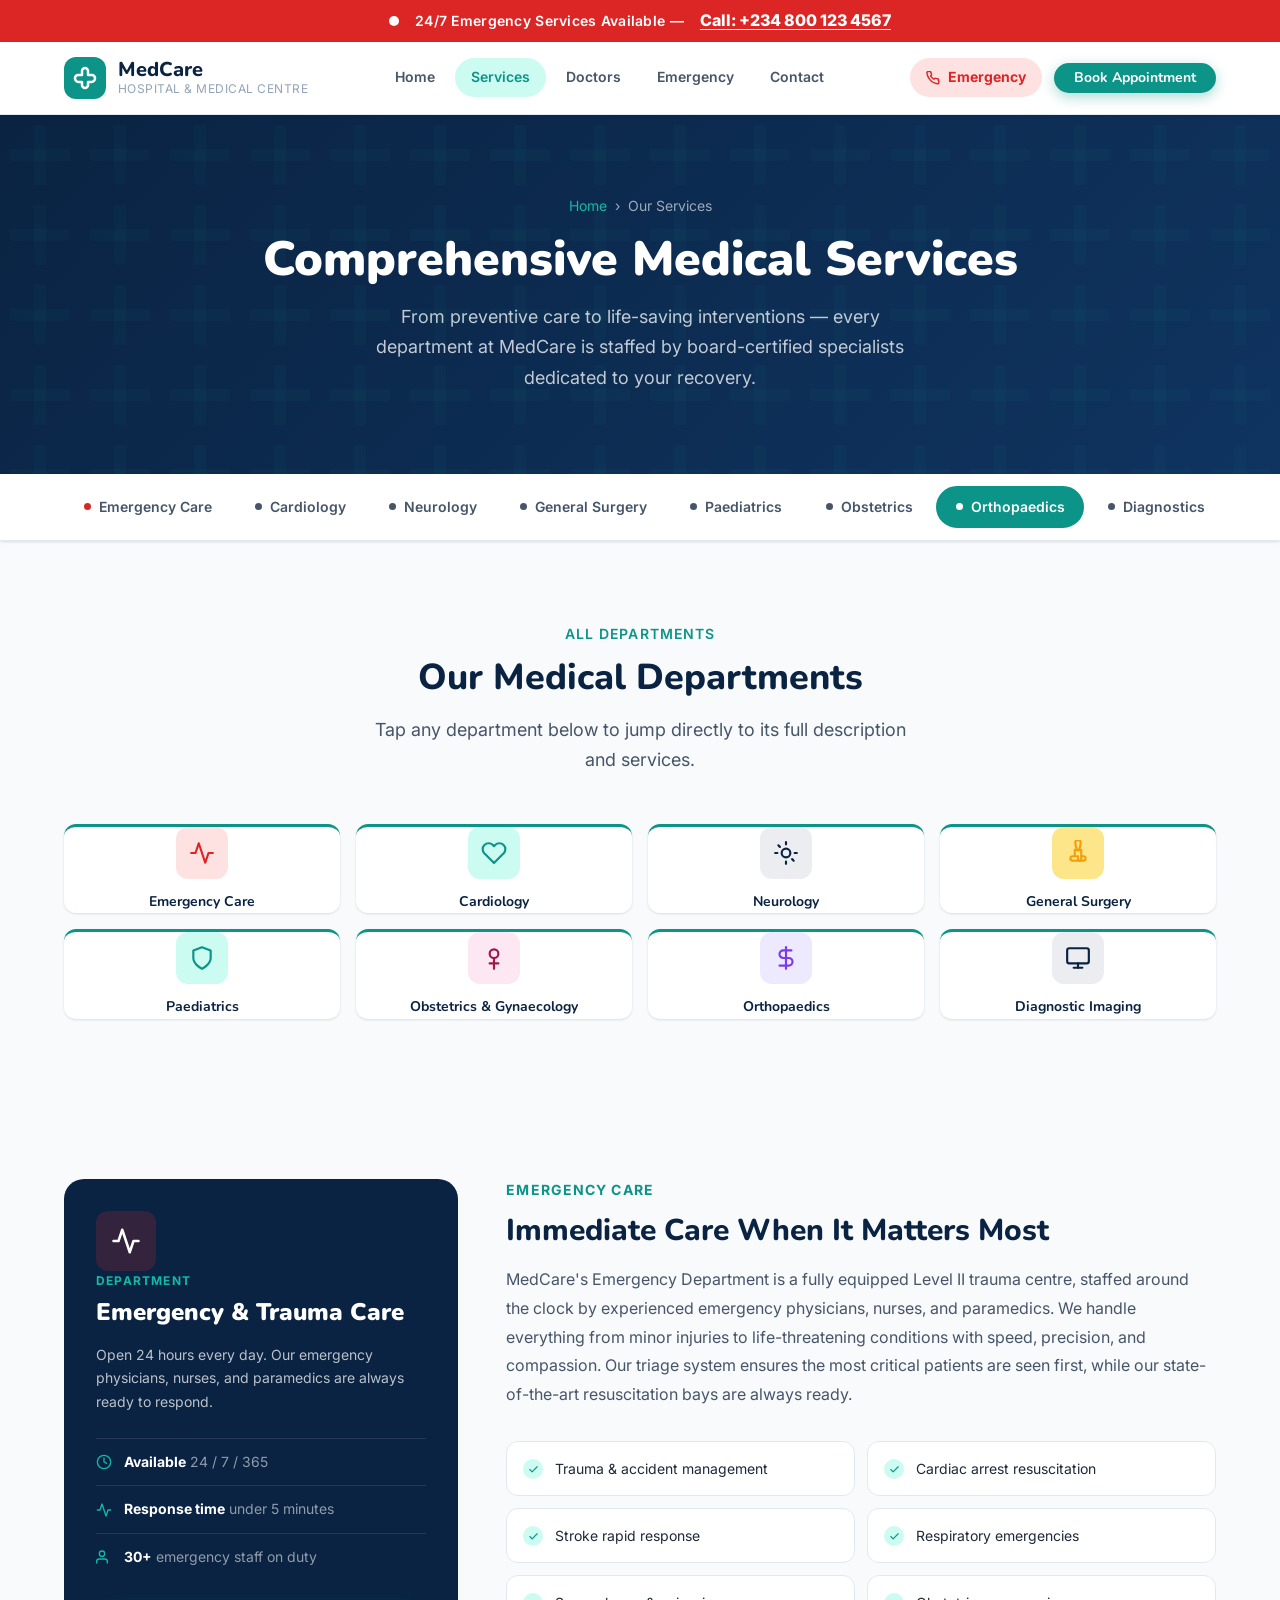
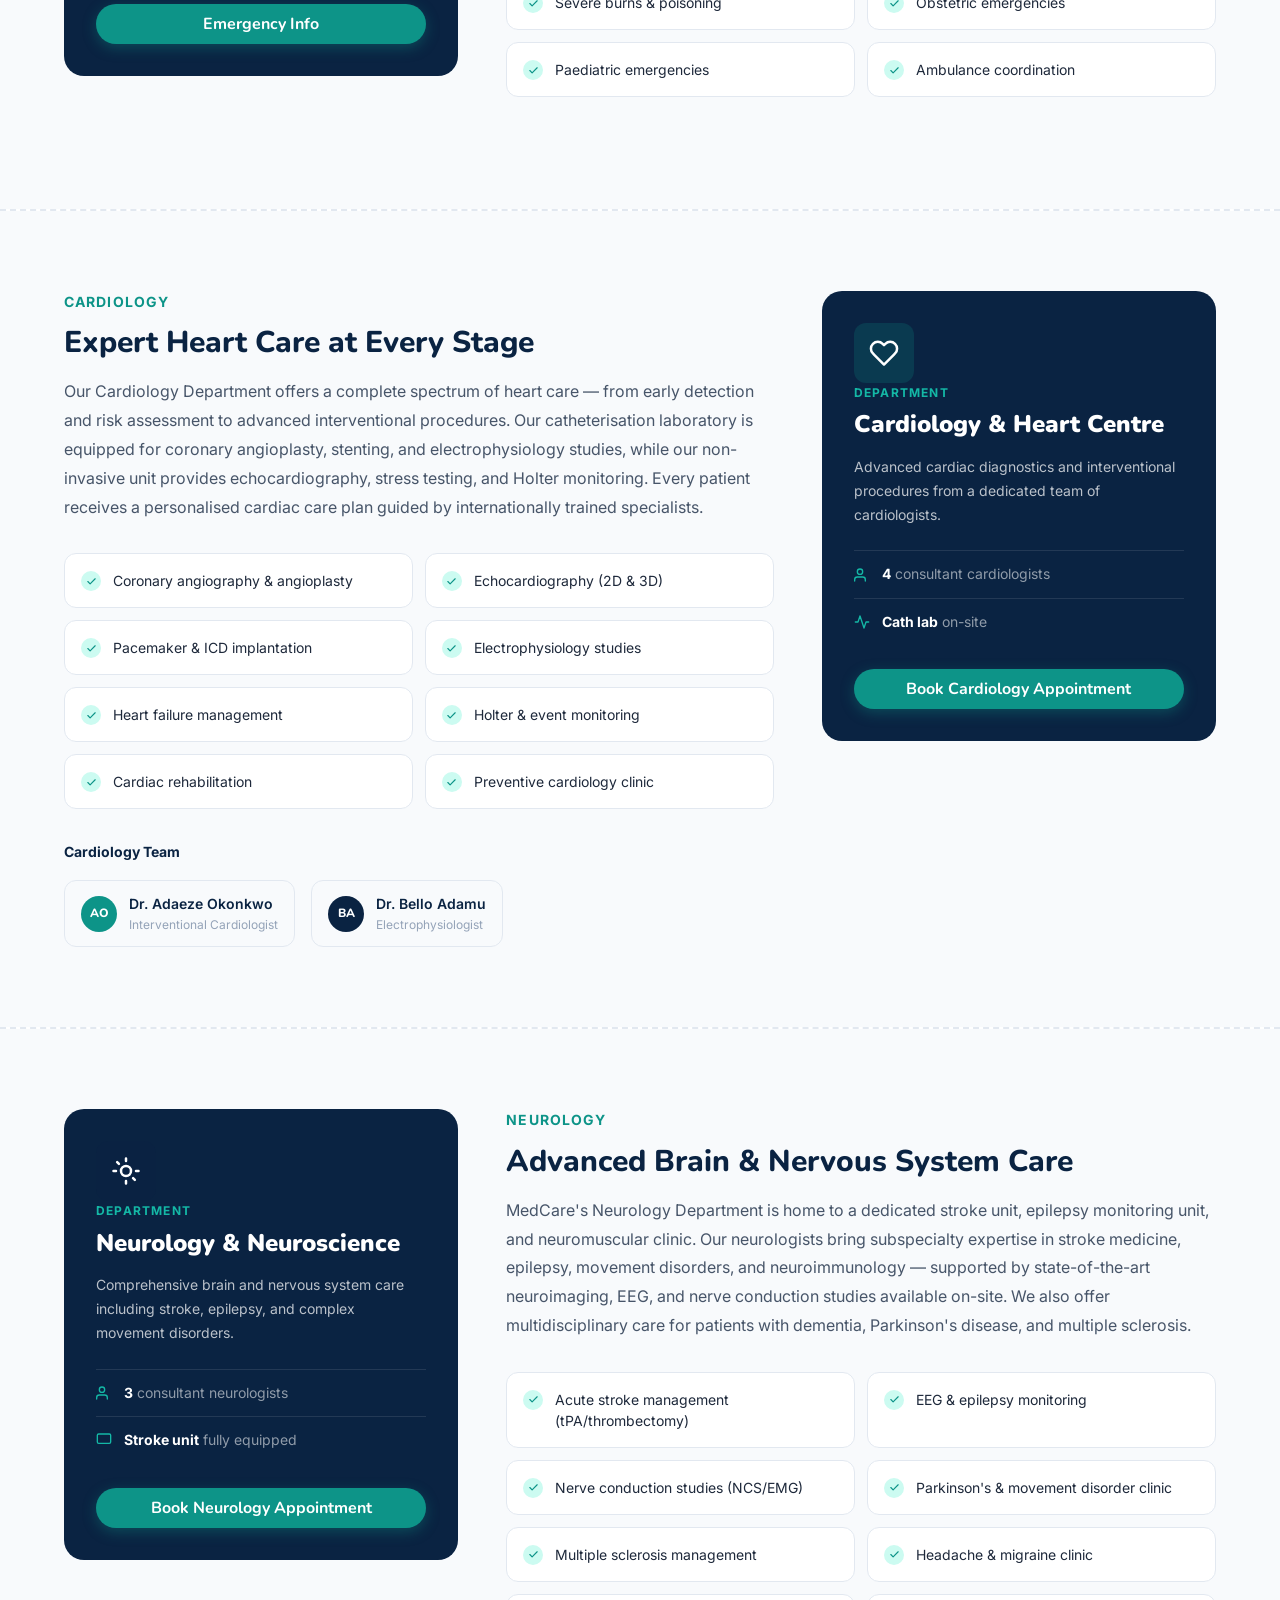
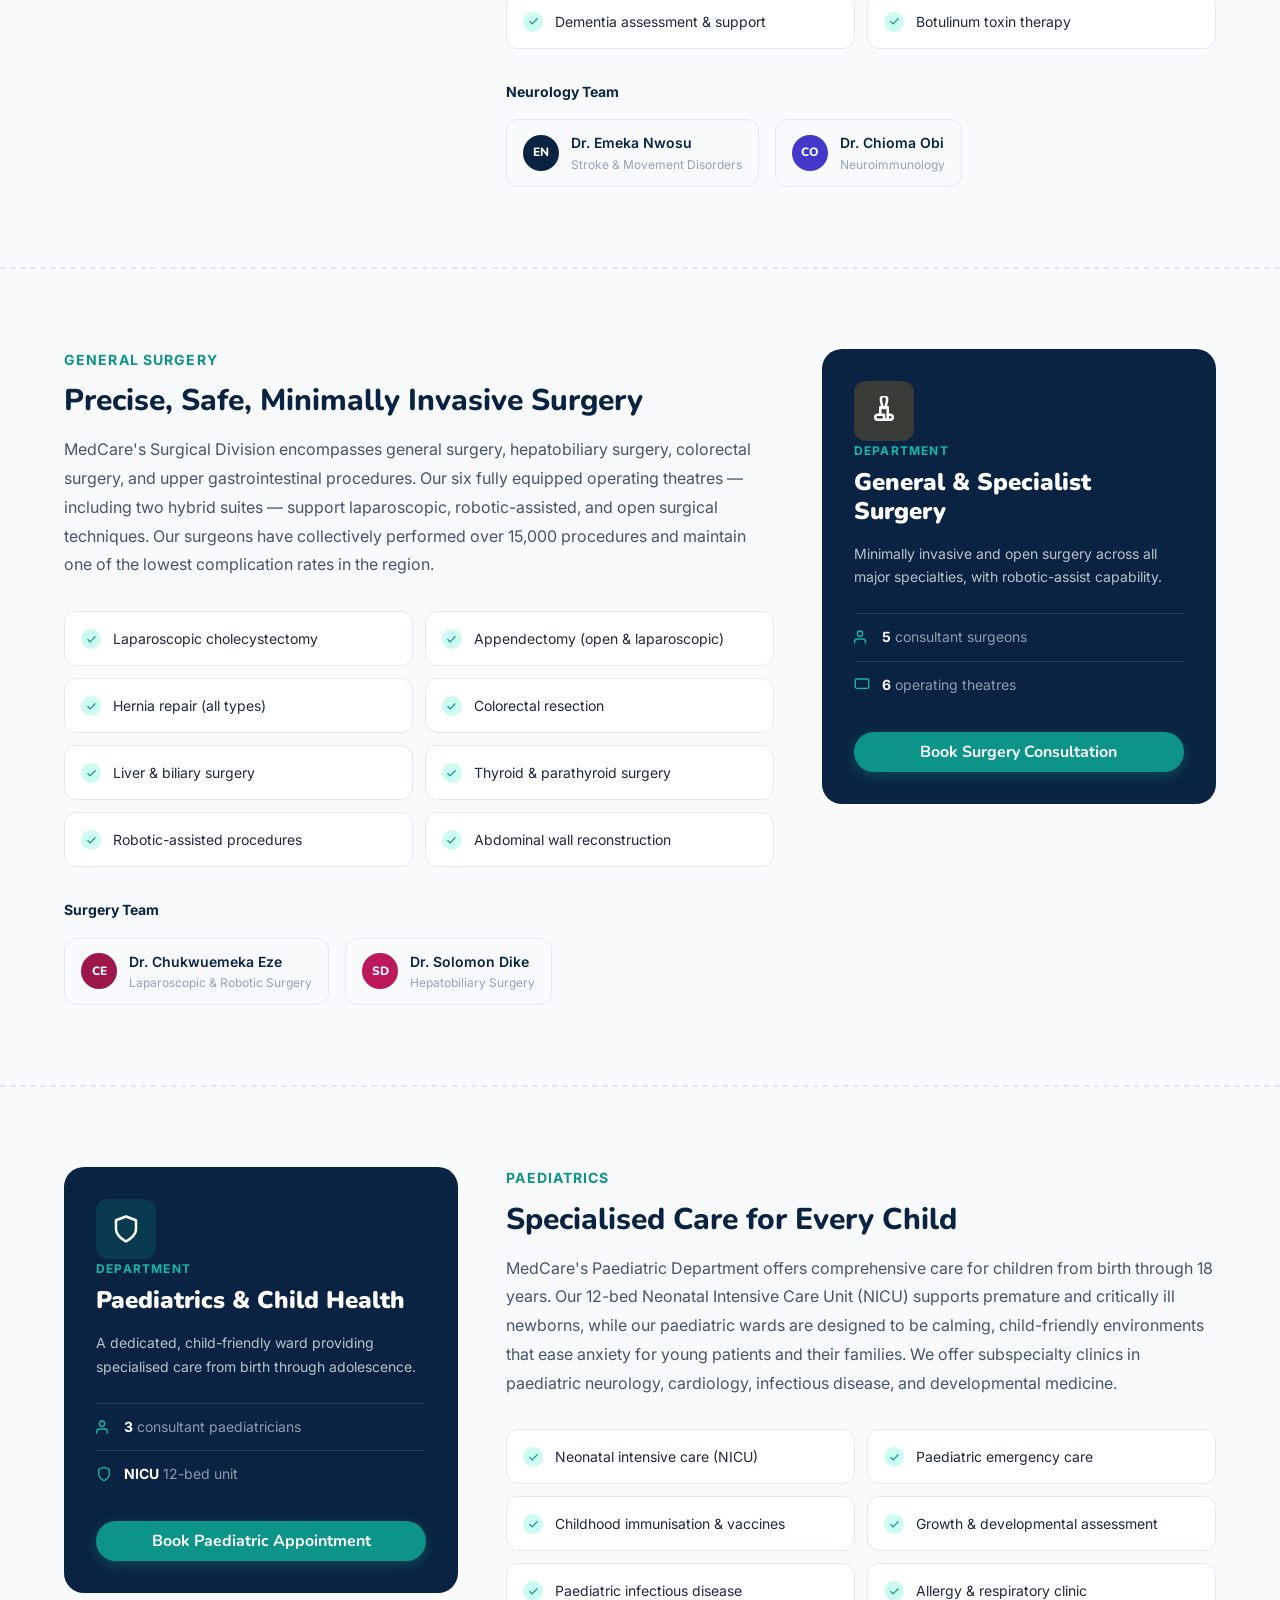
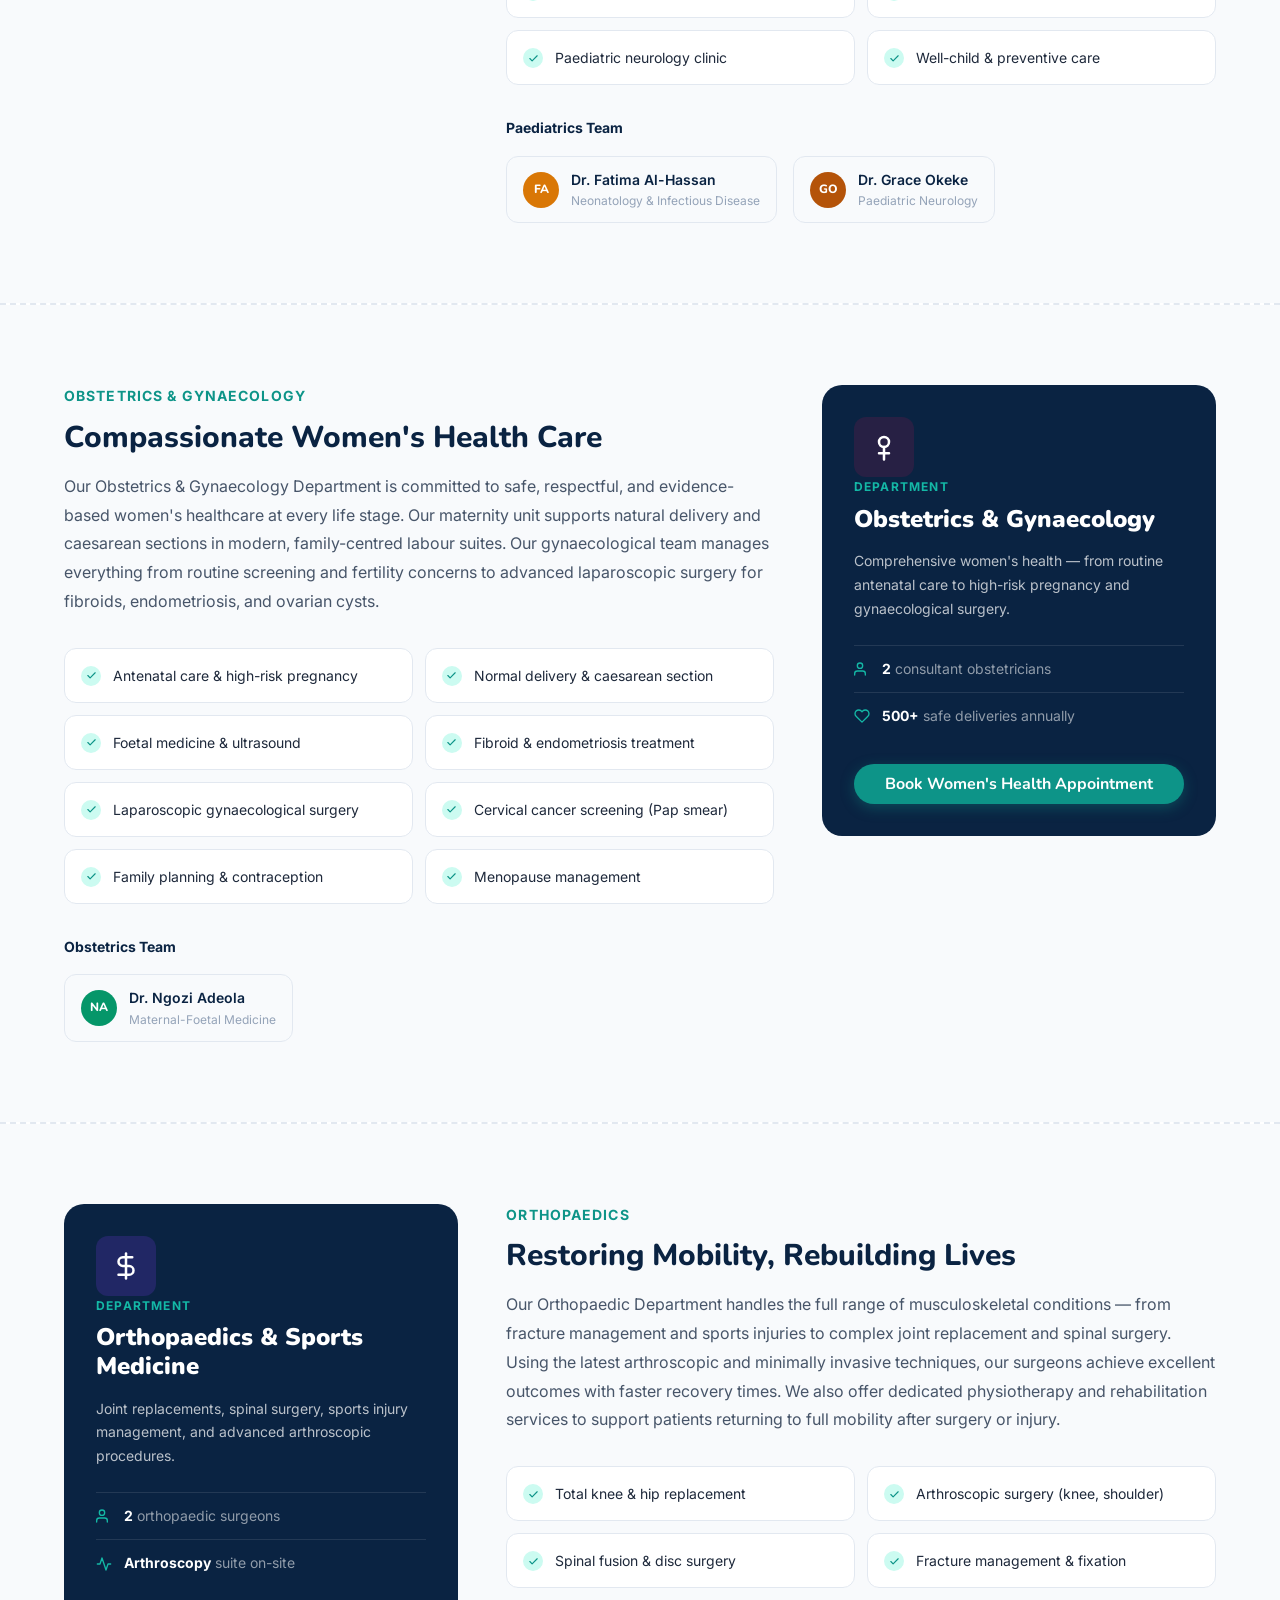
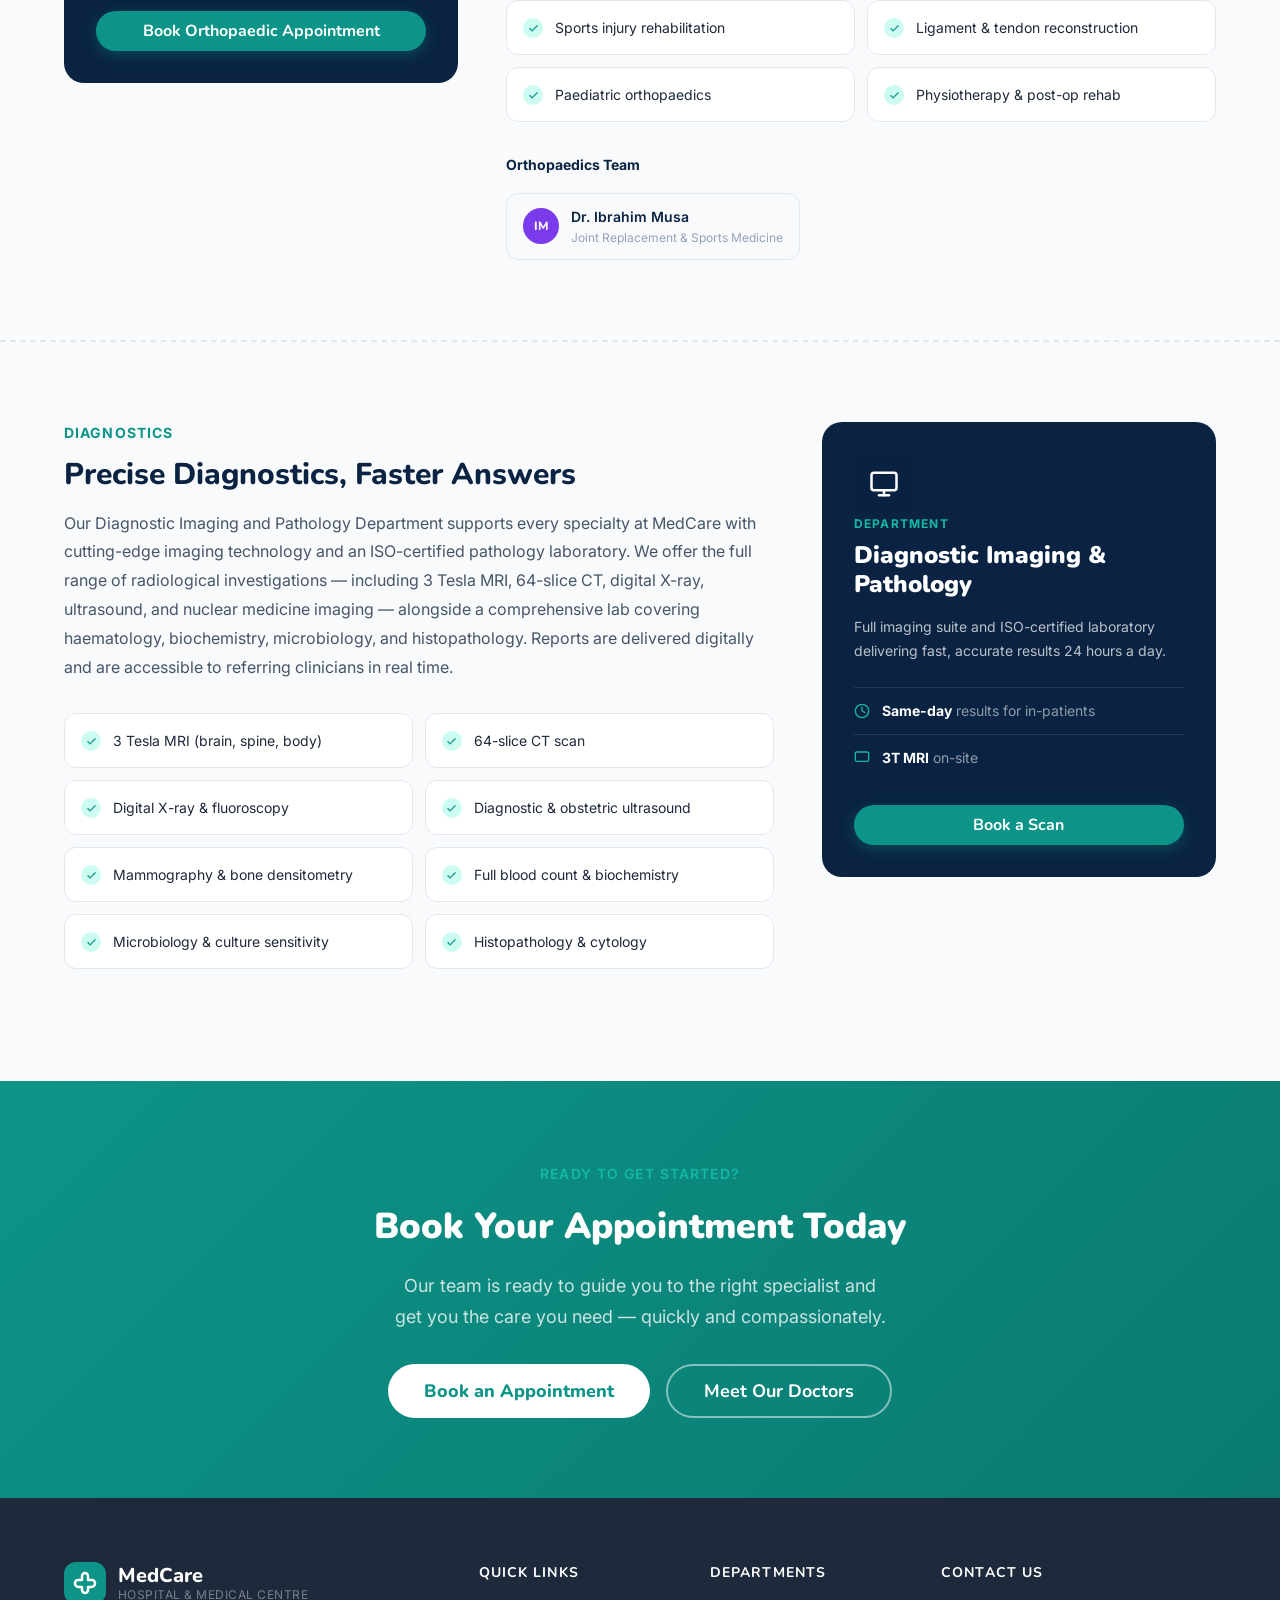
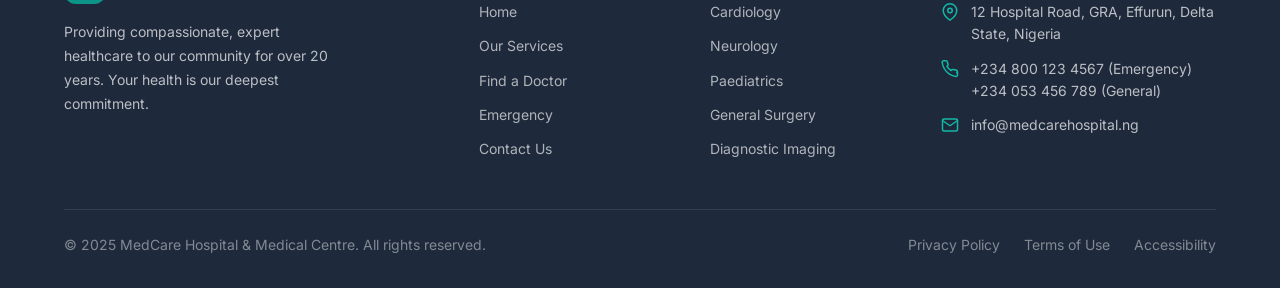
<file: services.html>
<!DOCTYPE html>
<html lang="en">
<head>
  <meta charset="UTF-8" />
  <meta name="viewport" content="width=device-width, initial-scale=1.0" />
  <title>Our Services – MedCare Hospital</title>
  <meta name="description" content="Explore MedCare Hospital's full range of medical services — from emergency care and cardiology to surgery, diagnostics, and beyond." />
  <link rel="preconnect" href="https://fonts.googleapis.com" />
  <link rel="preconnect" href="https://fonts.gstatic.com" crossorigin />
  <link href="https://fonts.googleapis.com/css2?family=Nunito:wght@400;600;700;800;900&family=Inter:wght@400;500;600&display=swap" rel="stylesheet" />
  <link rel="stylesheet" href="styles.css" />
  <style>
    /* ---- SERVICES PAGE ONLY STYLES ---- */

    /* Hero */
    .services-hero {
      background: linear-gradient(135deg, var(--navy) 0%, var(--navy-light) 100%);
      color: var(--white);
      padding: var(--space-20) 0;
      text-align: center;
      position: relative;
      overflow: hidden;
    }

    .services-hero::before {
      content: '';
      position: absolute;
      inset: 0;
      background-image: url("data:image/svg+xml,%3Csvg width='80' height='80' viewBox='0 0 80 80' xmlns='http://www.w3.org/2000/svg'%3E%3Cg fill='%230D9488' fill-opacity='0.05'%3E%3Crect x='34' y='10' width='12' height='60' rx='2'/%3E%3Crect x='10' y='34' width='60' height='12' rx='2'/%3E%3C/g%3E%3C/svg%3E");
      pointer-events: none;
    }

    .services-hero__content { position: relative; z-index: 1; }

    .services-hero__title {
      font-family: var(--font-display);
      font-size: clamp(var(--text-3xl), 5vw, var(--text-5xl));
      font-weight: 900;
      margin-bottom: var(--space-4);
      line-height: 1.1;
    }

    .services-hero__subtitle {
      font-size: var(--text-lg);
      color: rgba(255,255,255,0.75);
      max-width: 540px;
      margin: 0 auto;
      line-height: 1.7;
    }

    /* Dept nav pills */
    .dept-nav {
      background: var(--white);
      border-bottom: 1px solid var(--gray-200);
      position: sticky;
      top: 72px;
      z-index: 100;
      box-shadow: var(--shadow-sm);
    }

    .dept-nav__inner {
      display: flex;
      gap: var(--space-1);
      overflow-x: auto;
      padding: var(--space-3) 0;
      scrollbar-width: none;
    }

    .dept-nav__inner::-webkit-scrollbar { display: none; }

    .dept-pill {
      display: flex;
      align-items: center;
      gap: var(--space-2);
      padding: 0.5rem 1.1rem;
      border-radius: var(--radius-full);
      border: 2px solid transparent;
      font-size: var(--text-sm);
      font-weight: 600;
      color: var(--gray-600);
      background: none;
      cursor: pointer;
      white-space: nowrap;
      transition: all var(--transition);
      text-decoration: none;
    }

    .dept-pill:hover {
      color: var(--teal);
      background: var(--teal-pale);
    }

    .dept-pill.active {
      background: var(--teal);
      color: var(--white);
      border-color: var(--teal);
    }

    .dept-pill__dot {
      width: 7px;
      height: 7px;
      border-radius: 50%;
      background: currentColor;
      flex-shrink: 0;
    }

    /* Overview grid of dept cards */
    .overview-grid {
      display: grid;
      grid-template-columns: repeat(4, 1fr);
      gap: var(--space-4);
    }

    .overview-card {
      background: var(--white);
      border-radius: var(--radius-md);
      padding: var(--space-5);
      box-shadow: var(--shadow-sm);
      border-top: 3px solid var(--teal);
      transition: transform var(--transition), box-shadow var(--transition);
      text-align: center;
      cursor: pointer;
      text-decoration: none;
    }

    .overview-card:hover {
      transform: translateY(-4px);
      box-shadow: var(--shadow-md);
    }

    .overview-card__icon {
      width: 52px;
      height: 52px;
      border-radius: var(--radius-md);
      display: flex;
      align-items: center;
      justify-content: center;
      margin: 0 auto var(--space-3);
    }

    .overview-card__icon svg {
      width: 26px;
      height: 26px;
      fill: none;
      stroke: currentColor;
      stroke-width: 2;
      stroke-linecap: round;
      stroke-linejoin: round;
    }

    .overview-card__name {
      font-family: var(--font-display);
      font-size: var(--text-sm);
      font-weight: 700;
      color: var(--navy);
    }

    /* Department detail section */
    .dept-section {
      padding: var(--space-20) 0;
      scroll-margin-top: 130px;
    }

    .dept-section:nth-child(odd) { background: var(--white); }
    .dept-section:nth-child(even) { background: var(--gray-50); }

    .dept-layout {
      display: grid;
      grid-template-columns: 1fr 1.8fr;
      gap: var(--space-12);
      align-items: start;
    }

    .dept-layout--reverse {
      direction: rtl;
    }

    .dept-layout--reverse > * {
      direction: ltr;
    }

    /* Dept sidebar card */
    .dept-sidebar {
      background: var(--navy);
      border-radius: var(--radius-lg);
      padding: var(--space-8);
      color: var(--white);
      position: sticky;
      top: 150px;
    }

    .dept-sidebar__icon {
      width: 60px;
      height: 60px;
      border-radius: var(--radius-md);
      display: flex;
      align-items: center;
      justify-content: center;
      margin-bottom: var(--space-5);
    }

    .dept-sidebar__icon svg {
      width: 30px;
      height: 30px;
      fill: none;
      stroke: var(--white);
      stroke-width: 2;
      stroke-linecap: round;
      stroke-linejoin: round;
    }

    .dept-sidebar__name {
      font-size: var(--text-xs);
      font-weight: 700;
      letter-spacing: 0.1em;
      text-transform: uppercase;
      color: var(--teal-light);
      margin-bottom: var(--space-2);
    }

    .dept-sidebar__title {
      font-family: var(--font-display);
      font-size: var(--text-2xl);
      font-weight: 900;
      margin-bottom: var(--space-4);
      line-height: 1.2;
    }

    .dept-sidebar__desc {
      font-size: var(--text-sm);
      color: rgba(255,255,255,0.72);
      line-height: 1.7;
      margin-bottom: var(--space-6);
    }

    .dept-sidebar__stat {
      display: flex;
      align-items: center;
      gap: var(--space-3);
      padding: var(--space-3) 0;
      border-top: 1px solid rgba(255,255,255,0.1);
      font-size: var(--text-sm);
    }

    .dept-sidebar__stat svg {
      width: 16px;
      height: 16px;
      fill: none;
      stroke: var(--teal-light);
      stroke-width: 2;
      stroke-linecap: round;
      stroke-linejoin: round;
      flex-shrink: 0;
    }

    .dept-sidebar__stat strong {
      color: var(--white);
    }

    .dept-sidebar__stat span {
      color: rgba(255,255,255,0.55);
    }

    .dept-sidebar .btn {
      width: 100%;
      justify-content: center;
      margin-top: var(--space-6);
    }

    /* Dept content */
    .dept-content {}

    .dept-content__subtitle {
      font-size: var(--text-sm);
      font-weight: 700;
      letter-spacing: 0.08em;
      text-transform: uppercase;
      color: var(--teal);
      margin-bottom: var(--space-3);
    }

    .dept-content__title {
      font-family: var(--font-display);
      font-size: clamp(var(--text-2xl), 3vw, var(--text-3xl));
      font-weight: 800;
      color: var(--navy);
      margin-bottom: var(--space-4);
      line-height: 1.2;
    }

    .dept-content__body {
      font-size: var(--text-base);
      color: var(--gray-600);
      line-height: 1.8;
      margin-bottom: var(--space-8);
    }

    /* Procedure list */
    .procedure-list {
      display: grid;
      grid-template-columns: 1fr 1fr;
      gap: var(--space-3);
      margin-bottom: var(--space-8);
    }

    .procedure-item {
      display: flex;
      align-items: flex-start;
      gap: var(--space-3);
      padding: var(--space-4);
      background: var(--white);
      border-radius: var(--radius-md);
      border: 1px solid var(--gray-200);
      font-size: var(--text-sm);
      color: var(--gray-700);
      line-height: 1.5;
      transition: border-color var(--transition), box-shadow var(--transition);
    }

    .procedure-item:hover {
      border-color: var(--teal);
      box-shadow: var(--shadow-sm);
    }

    .procedure-item__check {
      width: 20px;
      height: 20px;
      border-radius: 50%;
      background: var(--teal-pale);
      display: flex;
      align-items: center;
      justify-content: center;
      flex-shrink: 0;
      margin-top: 1px;
    }

    .procedure-item__check svg {
      width: 11px;
      height: 11px;
      fill: none;
      stroke: var(--teal);
      stroke-width: 2.5;
      stroke-linecap: round;
      stroke-linejoin: round;
    }

    /* Team mini strip */
    .dept-team {
      margin-top: var(--space-2);
    }

    .dept-team__label {
      font-size: var(--text-sm);
      font-weight: 700;
      color: var(--navy);
      margin-bottom: var(--space-4);
    }

    .dept-team__doctors {
      display: flex;
      gap: var(--space-4);
      flex-wrap: wrap;
    }

    .dept-doctor {
      display: flex;
      align-items: center;
      gap: var(--space-3);
      padding: var(--space-3) var(--space-4);
      background: var(--gray-50);
      border-radius: var(--radius-md);
      border: 1px solid var(--gray-200);
      transition: border-color var(--transition);
      text-decoration: none;
    }

    .dept-doctor:hover { border-color: var(--teal); }

    .dept-doctor__avatar {
      width: 36px;
      height: 36px;
      border-radius: 50%;
      display: flex;
      align-items: center;
      justify-content: center;
      font-family: var(--font-display);
      font-size: var(--text-xs);
      font-weight: 800;
      color: var(--white);
      flex-shrink: 0;
    }

    .dept-doctor__name {
      font-size: var(--text-sm);
      font-weight: 600;
      color: var(--navy);
    }

    .dept-doctor__role {
      font-size: var(--text-xs);
      color: var(--gray-400);
    }

    /* Divider between dept sections */
    .dept-divider {
      border: none;
      border-top: 2px dashed var(--gray-200);
      margin: 0;
    }

    /* CTA at bottom */
    .services-cta {
      background: linear-gradient(135deg, var(--teal) 0%, #0a7a70 100%);
      color: var(--white);
      padding: var(--space-20) 0;
      text-align: center;
    }

    .services-cta__title {
      font-family: var(--font-display);
      font-size: clamp(var(--text-2xl), 4vw, var(--text-4xl));
      font-weight: 900;
      margin-bottom: var(--space-4);
    }

    .services-cta__subtitle {
      font-size: var(--text-lg);
      color: rgba(255,255,255,0.78);
      max-width: 500px;
      margin: 0 auto var(--space-8);
      line-height: 1.7;
    }

    .services-cta__actions {
      display: flex;
      gap: var(--space-4);
      justify-content: center;
      flex-wrap: wrap;
    }

    /* Responsive */
    @media (max-width: 1024px) {
      .overview-grid { grid-template-columns: repeat(2, 1fr); }
      .dept-layout { grid-template-columns: 1fr; }
      .dept-layout--reverse { direction: ltr; }
      .dept-sidebar { position: static; }
    }

    @media (max-width: 640px) {
      .overview-grid { grid-template-columns: repeat(2, 1fr); }
      .procedure-list { grid-template-columns: 1fr; }
      .dept-team__doctors { flex-direction: column; }
    }
  </style>
</head>
<body>

  <!-- ==================== EMERGENCY TOP BAR ==================== -->
  <div class="emergency-bar" role="banner">
    <div class="container">
      <div class="emergency-bar__inner">
        <span class="emergency-bar__pulse" aria-hidden="true"></span>
        <span class="emergency-bar__text">24/7 Emergency Services Available —</span>
        <a href="tel:+2348001234567" class="emergency-bar__phone">Call: +234 800 123 4567</a>
      </div>
    </div>
  </div>

  <!-- ==================== NAVBAR ==================== -->
  <header class="navbar" role="banner">
    <div class="container">
      <div class="navbar__inner">
        <a href="index.html" class="navbar__logo" aria-label="MedCare Hospital Home">
          <div class="navbar__logo-icon">
            <svg viewBox="0 0 24 24" aria-hidden="true">
              <path d="M12 2a3 3 0 0 0-3 3v4H5a3 3 0 0 0-3 3v.5A3.5 3.5 0 0 0 5.5 16H9v3a3 3 0 0 0 6 0v-3h3.5A3.5 3.5 0 0 0 22 12.5V12a3 3 0 0 0-3-3h-4V5a3 3 0 0 0-3-3z"/>
            </svg>
          </div>
          <div class="navbar__logo-text">
            <span class="navbar__logo-name">MedCare</span>
            <span class="navbar__logo-tagline">Hospital & Medical Centre</span>
          </div>
        </a>

        <nav class="navbar__nav" aria-label="Main navigation">
          <a href="index.html" class="navbar__link">Home</a>
          <a href="services.html" class="navbar__link active" aria-current="page">Services</a>
          <a href="doctors.html" class="navbar__link">Doctors</a>
          <a href="emergency.html" class="navbar__link">Emergency</a>
          <a href="contact.html" class="navbar__link">Contact</a>
        </nav>

        <div class="navbar__actions">
          <a href="emergency.html" class="navbar__emergency" aria-label="Emergency hotline">
            <svg width="14" height="14" viewBox="0 0 24 24" fill="none" stroke="currentColor" stroke-width="2.5" stroke-linecap="round" stroke-linejoin="round" aria-hidden="true"><path d="M22 16.92v3a2 2 0 0 1-2.18 2 19.79 19.79 0 0 1-8.63-3.07A19.5 19.5 0 0 1 4.69 12 19.79 19.79 0 0 1 1.61 3.38 2 2 0 0 1 3.58 1h3a2 2 0 0 1 2 1.72c.127.96.361 1.903.7 2.81a2 2 0 0 1-.45 2.11L7.91 8.54a16 16 0 0 0 5.55 5.55l.92-.92a2 2 0 0 1 2.11-.45c.907.339 1.85.573 2.81.7A2 2 0 0 1 21 16.92z"/></svg>
            Emergency
          </a>
          <a href="contact.html" class="btn btn--primary btn--sm">Book Appointment</a>
        </div>

        <button class="navbar__hamburger" aria-label="Open menu" aria-expanded="false" id="hamburger">
          <span></span><span></span><span></span>
        </button>
      </div>

      <nav class="navbar__mobile" id="mobileNav" aria-label="Mobile navigation">
        <a href="index.html" class="navbar__link">Home</a>
        <a href="services.html" class="navbar__link active">Services</a>
        <a href="doctors.html" class="navbar__link">Doctors</a>
        <a href="emergency.html" class="navbar__link">Emergency</a>
        <a href="contact.html" class="navbar__link">Contact</a>
        <a href="contact.html" class="btn btn--primary" style="margin-top:0.5rem;">Book Appointment</a>
      </nav>
    </div>
  </header>

  <main id="main-content">

    <!-- ==================== HERO ==================== -->
    <section class="services-hero" aria-labelledby="services-title">
      <div class="container">
        <div class="services-hero__content">
          <div class="breadcrumb" aria-label="Breadcrumb">
            <a href="index.html">Home</a>
            <span aria-hidden="true">›</span>
            <span>Our Services</span>
          </div>
          <h1 class="services-hero__title" id="services-title">Comprehensive Medical Services</h1>
          <p class="services-hero__subtitle">
            From preventive care to life-saving interventions — every department at MedCare is staffed by board-certified specialists dedicated to your recovery.
          </p>
        </div>
      </div>
    </section>

    <!-- ==================== DEPT NAV ==================== -->
    <nav class="dept-nav" aria-label="Jump to department">
      <div class="container">
        <div class="dept-nav__inner">
          <a href="#emergency" class="dept-pill active" data-section="emergency">
            <span class="dept-pill__dot" style="color:var(--red)" aria-hidden="true"></span>Emergency Care
          </a>
          <a href="#cardiology" class="dept-pill" data-section="cardiology">
            <span class="dept-pill__dot" aria-hidden="true"></span>Cardiology
          </a>
          <a href="#neurology" class="dept-pill" data-section="neurology">
            <span class="dept-pill__dot" aria-hidden="true"></span>Neurology
          </a>
          <a href="#surgery" class="dept-pill" data-section="surgery">
            <span class="dept-pill__dot" aria-hidden="true"></span>General Surgery
          </a>
          <a href="#paediatrics" class="dept-pill" data-section="paediatrics">
            <span class="dept-pill__dot" aria-hidden="true"></span>Paediatrics
          </a>
          <a href="#obstetrics" class="dept-pill" data-section="obstetrics">
            <span class="dept-pill__dot" aria-hidden="true"></span>Obstetrics
          </a>
          <a href="#orthopaedics" class="dept-pill" data-section="orthopaedics">
            <span class="dept-pill__dot" aria-hidden="true"></span>Orthopaedics
          </a>
          <a href="#diagnostics" class="dept-pill" data-section="diagnostics">
            <span class="dept-pill__dot" aria-hidden="true"></span>Diagnostics
          </a>
        </div>
      </div>
    </nav>

    <!-- ==================== OVERVIEW GRID ==================== -->
    <section class="section section--gray" aria-labelledby="overview-title">
      <div class="container">
        <div class="section__header">
          <span class="section__eyebrow">All Departments</span>
          <h2 class="section__title" id="overview-title">Our Medical Departments</h2>
          <p class="section__subtitle">Tap any department below to jump directly to its full description and services.</p>
        </div>

        <div class="overview-grid">
          <a href="#emergency" class="overview-card reveal">
            <div class="overview-card__icon card__icon--red">
              <svg viewBox="0 0 24 24" aria-hidden="true"><polyline points="22 12 18 12 15 21 9 3 6 12 2 12"/></svg>
            </div>
            <div class="overview-card__name">Emergency Care</div>
          </a>
          <a href="#cardiology" class="overview-card reveal reveal-delay-1">
            <div class="overview-card__icon card__icon--teal">
              <svg viewBox="0 0 24 24" aria-hidden="true"><path d="M20.84 4.61a5.5 5.5 0 0 0-7.78 0L12 5.67l-1.06-1.06a5.5 5.5 0 0 0-7.78 7.78l1.06 1.06L12 21.23l7.78-7.78 1.06-1.06a5.5 5.5 0 0 0 0-7.78z"/></svg>
            </div>
            <div class="overview-card__name">Cardiology</div>
          </a>
          <a href="#neurology" class="overview-card reveal reveal-delay-2">
            <div class="overview-card__icon card__icon--navy">
              <svg viewBox="0 0 24 24" aria-hidden="true"><circle cx="12" cy="12" r="4"/><path d="M12 2v2m0 16v2M4.93 4.93l1.41 1.41M17.66 17.66l1.41 1.41M2 12h2m16 0h2"/></svg>
            </div>
            <div class="overview-card__name">Neurology</div>
          </a>
          <a href="#surgery" class="overview-card reveal reveal-delay-3">
            <div class="overview-card__icon card__icon--amber">
              <svg viewBox="0 0 24 24" aria-hidden="true"><path d="M14.5 2.5c0 1.5-1.5 7-1.5 7h-2S9.5 4 9.5 2.5a2.5 2.5 0 0 1 5 0z"/><path d="M9 9h6v8.5a1.5 1.5 0 0 1-3 0V15H9V9z"/><path d="M9 15H7a2 2 0 0 0 0 4h10a2 2 0 0 0 0-4h-2"/></svg>
            </div>
            <div class="overview-card__name">General Surgery</div>
          </a>
          <a href="#paediatrics" class="overview-card reveal">
            <div class="overview-card__icon card__icon--teal">
              <svg viewBox="0 0 24 24" aria-hidden="true"><path d="M12 22s8-4 8-10V5l-8-3-8 3v7c0 6 8 10 8 10z"/></svg>
            </div>
            <div class="overview-card__name">Paediatrics</div>
          </a>
          <a href="#obstetrics" class="overview-card reveal reveal-delay-1">
            <div class="overview-card__icon" style="background:#fce7f3; color:#9d174d;">
              <svg viewBox="0 0 24 24" aria-hidden="true" fill="none" stroke="currentColor" stroke-width="2" stroke-linecap="round" stroke-linejoin="round"><circle cx="12" cy="8" r="4"/><path d="M12 12v10m-4-5h8"/></svg>
            </div>
            <div class="overview-card__name">Obstetrics &amp; Gynaecology</div>
          </a>
          <a href="#orthopaedics" class="overview-card reveal reveal-delay-2">
            <div class="overview-card__icon" style="background:#ede9fe; color:#7c3aed;">
              <svg viewBox="0 0 24 24" aria-hidden="true" fill="none" stroke="currentColor" stroke-width="2" stroke-linecap="round" stroke-linejoin="round"><line x1="12" y1="2" x2="12" y2="22"/><path d="M17 5H9.5a3.5 3.5 0 0 0 0 7h5a3.5 3.5 0 0 1 0 7H6"/></svg>
            </div>
            <div class="overview-card__name">Orthopaedics</div>
          </a>
          <a href="#diagnostics" class="overview-card reveal reveal-delay-3">
            <div class="overview-card__icon card__icon--navy">
              <svg viewBox="0 0 24 24" aria-hidden="true"><rect x="2" y="3" width="20" height="14" rx="2"/><line x1="8" y1="21" x2="16" y2="21"/><line x1="12" y1="17" x2="12" y2="21"/></svg>
            </div>
            <div class="overview-card__name">Diagnostic Imaging</div>
          </a>
        </div>
      </div>
    </section>

    <!-- ==================== EMERGENCY ==================== -->
    <section class="dept-section" id="emergency" aria-labelledby="emergency-dept-title">
      <div class="container">
        <div class="dept-layout">
          <div class="dept-sidebar reveal">
            <div class="dept-sidebar__icon" style="background:rgba(220,38,38,0.2);">
              <svg viewBox="0 0 24 24" aria-hidden="true"><polyline points="22 12 18 12 15 21 9 3 6 12 2 12"/></svg>
            </div>
            <div class="dept-sidebar__name">Department</div>
            <div class="dept-sidebar__title">Emergency &amp; Trauma Care</div>
            <p class="dept-sidebar__desc">Open 24 hours every day. Our emergency physicians, nurses, and paramedics are always ready to respond.</p>
            <div class="dept-sidebar__stat">
              <svg viewBox="0 0 24 24" aria-hidden="true"><circle cx="12" cy="12" r="10"/><polyline points="12 6 12 12 16 14"/></svg>
              <span><strong>Available</strong> 24 / 7 / 365</span>
            </div>
            <div class="dept-sidebar__stat">
              <svg viewBox="0 0 24 24" aria-hidden="true"><polyline points="22 12 18 12 15 21 9 3 6 12 2 12"/></svg>
              <span><strong>Response time</strong> <span>under 5 minutes</span></span>
            </div>
            <div class="dept-sidebar__stat">
              <svg viewBox="0 0 24 24" aria-hidden="true"><path d="M17 21v-2a4 4 0 0 0-4-4H5a4 4 0 0 0-4 4v2"/><circle cx="9" cy="7" r="4"/></svg>
              <span><strong>30+</strong> <span>emergency staff on duty</span></span>
            </div>
            <a href="emergency.html" class="btn btn--primary">Emergency Info</a>
          </div>

          <div class="dept-content reveal reveal-delay-1">
            <div class="dept-content__subtitle">Emergency Care</div>
            <h2 class="dept-content__title" id="emergency-dept-title">Immediate Care When It Matters Most</h2>
            <p class="dept-content__body">MedCare's Emergency Department is a fully equipped Level II trauma centre, staffed around the clock by experienced emergency physicians, nurses, and paramedics. We handle everything from minor injuries to life-threatening conditions with speed, precision, and compassion. Our triage system ensures the most critical patients are seen first, while our state-of-the-art resuscitation bays are always ready.</p>

            <div class="procedure-list">
              <div class="procedure-item"><div class="procedure-item__check"><svg viewBox="0 0 24 24"><polyline points="20 6 9 17 4 12"/></svg></div>Trauma &amp; accident management</div>
              <div class="procedure-item"><div class="procedure-item__check"><svg viewBox="0 0 24 24"><polyline points="20 6 9 17 4 12"/></svg></div>Cardiac arrest resuscitation</div>
              <div class="procedure-item"><div class="procedure-item__check"><svg viewBox="0 0 24 24"><polyline points="20 6 9 17 4 12"/></svg></div>Stroke rapid response</div>
              <div class="procedure-item"><div class="procedure-item__check"><svg viewBox="0 0 24 24"><polyline points="20 6 9 17 4 12"/></svg></div>Respiratory emergencies</div>
              <div class="procedure-item"><div class="procedure-item__check"><svg viewBox="0 0 24 24"><polyline points="20 6 9 17 4 12"/></svg></div>Severe burns &amp; poisoning</div>
              <div class="procedure-item"><div class="procedure-item__check"><svg viewBox="0 0 24 24"><polyline points="20 6 9 17 4 12"/></svg></div>Obstetric emergencies</div>
              <div class="procedure-item"><div class="procedure-item__check"><svg viewBox="0 0 24 24"><polyline points="20 6 9 17 4 12"/></svg></div>Paediatric emergencies</div>
              <div class="procedure-item"><div class="procedure-item__check"><svg viewBox="0 0 24 24"><polyline points="20 6 9 17 4 12"/></svg></div>Ambulance coordination</div>
            </div>
          </div>
        </div>
      </div>
    </section>

    <hr class="dept-divider" />

    <!-- ==================== CARDIOLOGY ==================== -->
    <section class="dept-section" id="cardiology" aria-labelledby="cardiology-dept-title">
      <div class="container">
        <div class="dept-layout dept-layout--reverse">
          <div class="dept-sidebar reveal">
            <div class="dept-sidebar__icon" style="background:rgba(13,148,136,0.2);">
              <svg viewBox="0 0 24 24" aria-hidden="true"><path d="M20.84 4.61a5.5 5.5 0 0 0-7.78 0L12 5.67l-1.06-1.06a5.5 5.5 0 0 0-7.78 7.78l1.06 1.06L12 21.23l7.78-7.78 1.06-1.06a5.5 5.5 0 0 0 0-7.78z"/></svg>
            </div>
            <div class="dept-sidebar__name">Department</div>
            <div class="dept-sidebar__title">Cardiology &amp; Heart Centre</div>
            <p class="dept-sidebar__desc">Advanced cardiac diagnostics and interventional procedures from a dedicated team of cardiologists.</p>
            <div class="dept-sidebar__stat">
              <svg viewBox="0 0 24 24" aria-hidden="true"><path d="M17 21v-2a4 4 0 0 0-4-4H5a4 4 0 0 0-4 4v2"/><circle cx="9" cy="7" r="4"/></svg>
              <span><strong>4</strong> <span>consultant cardiologists</span></span>
            </div>
            <div class="dept-sidebar__stat">
              <svg viewBox="0 0 24 24" aria-hidden="true"><polyline points="22 12 18 12 15 21 9 3 6 12 2 12"/></svg>
              <span><strong>Cath lab</strong> <span>on-site</span></span>
            </div>
            <a href="contact.html" class="btn btn--primary">Book Cardiology Appointment</a>
          </div>

          <div class="dept-content reveal reveal-delay-1">
            <div class="dept-content__subtitle">Cardiology</div>
            <h2 class="dept-content__title" id="cardiology-dept-title">Expert Heart Care at Every Stage</h2>
            <p class="dept-content__body">Our Cardiology Department offers a complete spectrum of heart care — from early detection and risk assessment to advanced interventional procedures. Our catheterisation laboratory is equipped for coronary angioplasty, stenting, and electrophysiology studies, while our non-invasive unit provides echocardiography, stress testing, and Holter monitoring. Every patient receives a personalised cardiac care plan guided by internationally trained specialists.</p>

            <div class="procedure-list">
              <div class="procedure-item"><div class="procedure-item__check"><svg viewBox="0 0 24 24"><polyline points="20 6 9 17 4 12"/></svg></div>Coronary angiography &amp; angioplasty</div>
              <div class="procedure-item"><div class="procedure-item__check"><svg viewBox="0 0 24 24"><polyline points="20 6 9 17 4 12"/></svg></div>Echocardiography (2D &amp; 3D)</div>
              <div class="procedure-item"><div class="procedure-item__check"><svg viewBox="0 0 24 24"><polyline points="20 6 9 17 4 12"/></svg></div>Pacemaker &amp; ICD implantation</div>
              <div class="procedure-item"><div class="procedure-item__check"><svg viewBox="0 0 24 24"><polyline points="20 6 9 17 4 12"/></svg></div>Electrophysiology studies</div>
              <div class="procedure-item"><div class="procedure-item__check"><svg viewBox="0 0 24 24"><polyline points="20 6 9 17 4 12"/></svg></div>Heart failure management</div>
              <div class="procedure-item"><div class="procedure-item__check"><svg viewBox="0 0 24 24"><polyline points="20 6 9 17 4 12"/></svg></div>Holter &amp; event monitoring</div>
              <div class="procedure-item"><div class="procedure-item__check"><svg viewBox="0 0 24 24"><polyline points="20 6 9 17 4 12"/></svg></div>Cardiac rehabilitation</div>
              <div class="procedure-item"><div class="procedure-item__check"><svg viewBox="0 0 24 24"><polyline points="20 6 9 17 4 12"/></svg></div>Preventive cardiology clinic</div>
            </div>

            <div class="dept-team">
              <div class="dept-team__label">Cardiology Team</div>
              <div class="dept-team__doctors">
                <a href="doctors.html" class="dept-doctor">
                  <div class="dept-doctor__avatar" style="background:var(--teal);">AO</div>
                  <div>
                    <div class="dept-doctor__name">Dr. Adaeze Okonkwo</div>
                    <div class="dept-doctor__role">Interventional Cardiologist</div>
                  </div>
                </a>
                <a href="doctors.html" class="dept-doctor">
                  <div class="dept-doctor__avatar" style="background:var(--navy);">BA</div>
                  <div>
                    <div class="dept-doctor__name">Dr. Bello Adamu</div>
                    <div class="dept-doctor__role">Electrophysiologist</div>
                  </div>
                </a>
              </div>
            </div>
          </div>
        </div>
      </div>
    </section>

    <hr class="dept-divider" />

    <!-- ==================== NEUROLOGY ==================== -->
    <section class="dept-section" id="neurology" aria-labelledby="neurology-dept-title">
      <div class="container">
        <div class="dept-layout">
          <div class="dept-sidebar reveal">
            <div class="dept-sidebar__icon" style="background:rgba(10,35,66,0.3);">
              <svg viewBox="0 0 24 24" aria-hidden="true"><circle cx="12" cy="12" r="4"/><path d="M12 2v2m0 16v2M4.93 4.93l1.41 1.41M17.66 17.66l1.41 1.41M2 12h2m16 0h2"/></svg>
            </div>
            <div class="dept-sidebar__name">Department</div>
            <div class="dept-sidebar__title">Neurology &amp; Neuroscience</div>
            <p class="dept-sidebar__desc">Comprehensive brain and nervous system care including stroke, epilepsy, and complex movement disorders.</p>
            <div class="dept-sidebar__stat">
              <svg viewBox="0 0 24 24" aria-hidden="true"><path d="M17 21v-2a4 4 0 0 0-4-4H5a4 4 0 0 0-4 4v2"/><circle cx="9" cy="7" r="4"/></svg>
              <span><strong>3</strong> <span>consultant neurologists</span></span>
            </div>
            <div class="dept-sidebar__stat">
              <svg viewBox="0 0 24 24" aria-hidden="true"><rect x="2" y="3" width="20" height="14" rx="2"/></svg>
              <span><strong>Stroke unit</strong> <span>fully equipped</span></span>
            </div>
            <a href="contact.html" class="btn btn--primary">Book Neurology Appointment</a>
          </div>

          <div class="dept-content reveal reveal-delay-1">
            <div class="dept-content__subtitle">Neurology</div>
            <h2 class="dept-content__title" id="neurology-dept-title">Advanced Brain &amp; Nervous System Care</h2>
            <p class="dept-content__body">MedCare's Neurology Department is home to a dedicated stroke unit, epilepsy monitoring unit, and neuromuscular clinic. Our neurologists bring subspecialty expertise in stroke medicine, epilepsy, movement disorders, and neuroimmunology — supported by state-of-the-art neuroimaging, EEG, and nerve conduction studies available on-site. We also offer multidisciplinary care for patients with dementia, Parkinson's disease, and multiple sclerosis.</p>

            <div class="procedure-list">
              <div class="procedure-item"><div class="procedure-item__check"><svg viewBox="0 0 24 24"><polyline points="20 6 9 17 4 12"/></svg></div>Acute stroke management (tPA/thrombectomy)</div>
              <div class="procedure-item"><div class="procedure-item__check"><svg viewBox="0 0 24 24"><polyline points="20 6 9 17 4 12"/></svg></div>EEG &amp; epilepsy monitoring</div>
              <div class="procedure-item"><div class="procedure-item__check"><svg viewBox="0 0 24 24"><polyline points="20 6 9 17 4 12"/></svg></div>Nerve conduction studies (NCS/EMG)</div>
              <div class="procedure-item"><div class="procedure-item__check"><svg viewBox="0 0 24 24"><polyline points="20 6 9 17 4 12"/></svg></div>Parkinson's &amp; movement disorder clinic</div>
              <div class="procedure-item"><div class="procedure-item__check"><svg viewBox="0 0 24 24"><polyline points="20 6 9 17 4 12"/></svg></div>Multiple sclerosis management</div>
              <div class="procedure-item"><div class="procedure-item__check"><svg viewBox="0 0 24 24"><polyline points="20 6 9 17 4 12"/></svg></div>Headache &amp; migraine clinic</div>
              <div class="procedure-item"><div class="procedure-item__check"><svg viewBox="0 0 24 24"><polyline points="20 6 9 17 4 12"/></svg></div>Dementia assessment &amp; support</div>
              <div class="procedure-item"><div class="procedure-item__check"><svg viewBox="0 0 24 24"><polyline points="20 6 9 17 4 12"/></svg></div>Botulinum toxin therapy</div>
            </div>

            <div class="dept-team">
              <div class="dept-team__label">Neurology Team</div>
              <div class="dept-team__doctors">
                <a href="doctors.html" class="dept-doctor">
                  <div class="dept-doctor__avatar" style="background:var(--navy);">EN</div>
                  <div>
                    <div class="dept-doctor__name">Dr. Emeka Nwosu</div>
                    <div class="dept-doctor__role">Stroke &amp; Movement Disorders</div>
                  </div>
                </a>
                <a href="doctors.html" class="dept-doctor">
                  <div class="dept-doctor__avatar" style="background:#4338ca;">CO</div>
                  <div>
                    <div class="dept-doctor__name">Dr. Chioma Obi</div>
                    <div class="dept-doctor__role">Neuroimmunology</div>
                  </div>
                </a>
              </div>
            </div>
          </div>
        </div>
      </div>
    </section>

    <hr class="dept-divider" />

    <!-- ==================== SURGERY ==================== -->
    <section class="dept-section" id="surgery" aria-labelledby="surgery-dept-title">
      <div class="container">
        <div class="dept-layout dept-layout--reverse">
          <div class="dept-sidebar reveal">
            <div class="dept-sidebar__icon" style="background:rgba(245,158,11,0.2);">
              <svg viewBox="0 0 24 24" aria-hidden="true"><path d="M14.5 2.5c0 1.5-1.5 7-1.5 7h-2S9.5 4 9.5 2.5a2.5 2.5 0 0 1 5 0z"/><path d="M9 9h6v8.5a1.5 1.5 0 0 1-3 0V15H9V9z"/><path d="M9 15H7a2 2 0 0 0 0 4h10a2 2 0 0 0 0-4h-2"/></svg>
            </div>
            <div class="dept-sidebar__name">Department</div>
            <div class="dept-sidebar__title">General &amp; Specialist Surgery</div>
            <p class="dept-sidebar__desc">Minimally invasive and open surgery across all major specialties, with robotic-assist capability.</p>
            <div class="dept-sidebar__stat">
              <svg viewBox="0 0 24 24" aria-hidden="true"><path d="M17 21v-2a4 4 0 0 0-4-4H5a4 4 0 0 0-4 4v2"/><circle cx="9" cy="7" r="4"/></svg>
              <span><strong>5</strong> <span>consultant surgeons</span></span>
            </div>
            <div class="dept-sidebar__stat">
              <svg viewBox="0 0 24 24" aria-hidden="true"><rect x="2" y="3" width="20" height="14" rx="2"/></svg>
              <span><strong>6</strong> <span>operating theatres</span></span>
            </div>
            <a href="contact.html" class="btn btn--primary">Book Surgery Consultation</a>
          </div>

          <div class="dept-content reveal reveal-delay-1">
            <div class="dept-content__subtitle">General Surgery</div>
            <h2 class="dept-content__title" id="surgery-dept-title">Precise, Safe, Minimally Invasive Surgery</h2>
            <p class="dept-content__body">MedCare's Surgical Division encompasses general surgery, hepatobiliary surgery, colorectal surgery, and upper gastrointestinal procedures. Our six fully equipped operating theatres — including two hybrid suites — support laparoscopic, robotic-assisted, and open surgical techniques. Our surgeons have collectively performed over 15,000 procedures and maintain one of the lowest complication rates in the region.</p>

            <div class="procedure-list">
              <div class="procedure-item"><div class="procedure-item__check"><svg viewBox="0 0 24 24"><polyline points="20 6 9 17 4 12"/></svg></div>Laparoscopic cholecystectomy</div>
              <div class="procedure-item"><div class="procedure-item__check"><svg viewBox="0 0 24 24"><polyline points="20 6 9 17 4 12"/></svg></div>Appendectomy (open &amp; laparoscopic)</div>
              <div class="procedure-item"><div class="procedure-item__check"><svg viewBox="0 0 24 24"><polyline points="20 6 9 17 4 12"/></svg></div>Hernia repair (all types)</div>
              <div class="procedure-item"><div class="procedure-item__check"><svg viewBox="0 0 24 24"><polyline points="20 6 9 17 4 12"/></svg></div>Colorectal resection</div>
              <div class="procedure-item"><div class="procedure-item__check"><svg viewBox="0 0 24 24"><polyline points="20 6 9 17 4 12"/></svg></div>Liver &amp; biliary surgery</div>
              <div class="procedure-item"><div class="procedure-item__check"><svg viewBox="0 0 24 24"><polyline points="20 6 9 17 4 12"/></svg></div>Thyroid &amp; parathyroid surgery</div>
              <div class="procedure-item"><div class="procedure-item__check"><svg viewBox="0 0 24 24"><polyline points="20 6 9 17 4 12"/></svg></div>Robotic-assisted procedures</div>
              <div class="procedure-item"><div class="procedure-item__check"><svg viewBox="0 0 24 24"><polyline points="20 6 9 17 4 12"/></svg></div>Abdominal wall reconstruction</div>
            </div>

            <div class="dept-team">
              <div class="dept-team__label">Surgery Team</div>
              <div class="dept-team__doctors">
                <a href="doctors.html" class="dept-doctor">
                  <div class="dept-doctor__avatar" style="background:#9d174d;">CE</div>
                  <div>
                    <div class="dept-doctor__name">Dr. Chukwuemeka Eze</div>
                    <div class="dept-doctor__role">Laparoscopic &amp; Robotic Surgery</div>
                  </div>
                </a>
                <a href="doctors.html" class="dept-doctor">
                  <div class="dept-doctor__avatar" style="background:#be185d;">SD</div>
                  <div>
                    <div class="dept-doctor__name">Dr. Solomon Dike</div>
                    <div class="dept-doctor__role">Hepatobiliary Surgery</div>
                  </div>
                </a>
              </div>
            </div>
          </div>
        </div>
      </div>
    </section>

    <hr class="dept-divider" />

    <!-- ==================== PAEDIATRICS ==================== -->
    <section class="dept-section" id="paediatrics" aria-labelledby="paediatrics-dept-title">
      <div class="container">
        <div class="dept-layout">
          <div class="dept-sidebar reveal">
            <div class="dept-sidebar__icon" style="background:rgba(13,148,136,0.2);">
              <svg viewBox="0 0 24 24" aria-hidden="true"><path d="M12 22s8-4 8-10V5l-8-3-8 3v7c0 6 8 10 8 10z"/></svg>
            </div>
            <div class="dept-sidebar__name">Department</div>
            <div class="dept-sidebar__title">Paediatrics &amp; Child Health</div>
            <p class="dept-sidebar__desc">A dedicated, child-friendly ward providing specialised care from birth through adolescence.</p>
            <div class="dept-sidebar__stat">
              <svg viewBox="0 0 24 24" aria-hidden="true"><path d="M17 21v-2a4 4 0 0 0-4-4H5a4 4 0 0 0-4 4v2"/><circle cx="9" cy="7" r="4"/></svg>
              <span><strong>3</strong> <span>consultant paediatricians</span></span>
            </div>
            <div class="dept-sidebar__stat">
              <svg viewBox="0 0 24 24" aria-hidden="true"><path d="M12 22s8-4 8-10V5l-8-3-8 3v7c0 6 8 10 8 10z"/></svg>
              <span><strong>NICU</strong> <span>12-bed unit</span></span>
            </div>
            <a href="contact.html" class="btn btn--primary">Book Paediatric Appointment</a>
          </div>

          <div class="dept-content reveal reveal-delay-1">
            <div class="dept-content__subtitle">Paediatrics</div>
            <h2 class="dept-content__title" id="paediatrics-dept-title">Specialised Care for Every Child</h2>
            <p class="dept-content__body">MedCare's Paediatric Department offers comprehensive care for children from birth through 18 years. Our 12-bed Neonatal Intensive Care Unit (NICU) supports premature and critically ill newborns, while our paediatric wards are designed to be calming, child-friendly environments that ease anxiety for young patients and their families. We offer subspecialty clinics in paediatric neurology, cardiology, infectious disease, and developmental medicine.</p>

            <div class="procedure-list">
              <div class="procedure-item"><div class="procedure-item__check"><svg viewBox="0 0 24 24"><polyline points="20 6 9 17 4 12"/></svg></div>Neonatal intensive care (NICU)</div>
              <div class="procedure-item"><div class="procedure-item__check"><svg viewBox="0 0 24 24"><polyline points="20 6 9 17 4 12"/></svg></div>Paediatric emergency care</div>
              <div class="procedure-item"><div class="procedure-item__check"><svg viewBox="0 0 24 24"><polyline points="20 6 9 17 4 12"/></svg></div>Childhood immunisation &amp; vaccines</div>
              <div class="procedure-item"><div class="procedure-item__check"><svg viewBox="0 0 24 24"><polyline points="20 6 9 17 4 12"/></svg></div>Growth &amp; developmental assessment</div>
              <div class="procedure-item"><div class="procedure-item__check"><svg viewBox="0 0 24 24"><polyline points="20 6 9 17 4 12"/></svg></div>Paediatric infectious disease</div>
              <div class="procedure-item"><div class="procedure-item__check"><svg viewBox="0 0 24 24"><polyline points="20 6 9 17 4 12"/></svg></div>Allergy &amp; respiratory clinic</div>
              <div class="procedure-item"><div class="procedure-item__check"><svg viewBox="0 0 24 24"><polyline points="20 6 9 17 4 12"/></svg></div>Paediatric neurology clinic</div>
              <div class="procedure-item"><div class="procedure-item__check"><svg viewBox="0 0 24 24"><polyline points="20 6 9 17 4 12"/></svg></div>Well-child &amp; preventive care</div>
            </div>

            <div class="dept-team">
              <div class="dept-team__label">Paediatrics Team</div>
              <div class="dept-team__doctors">
                <a href="doctors.html" class="dept-doctor">
                  <div class="dept-doctor__avatar" style="background:#d97706;">FA</div>
                  <div>
                    <div class="dept-doctor__name">Dr. Fatima Al-Hassan</div>
                    <div class="dept-doctor__role">Neonatology &amp; Infectious Disease</div>
                  </div>
                </a>
                <a href="doctors.html" class="dept-doctor">
                  <div class="dept-doctor__avatar" style="background:#b45309;">GO</div>
                  <div>
                    <div class="dept-doctor__name">Dr. Grace Okeke</div>
                    <div class="dept-doctor__role">Paediatric Neurology</div>
                  </div>
                </a>
              </div>
            </div>
          </div>
        </div>
      </div>
    </section>

    <hr class="dept-divider" />

    <!-- ==================== OBSTETRICS ==================== -->
    <section class="dept-section" id="obstetrics" aria-labelledby="obs-dept-title">
      <div class="container">
        <div class="dept-layout dept-layout--reverse">
          <div class="dept-sidebar reveal">
            <div class="dept-sidebar__icon" style="background:rgba(157,23,77,0.2);">
              <svg viewBox="0 0 24 24" aria-hidden="true" fill="none" stroke="white" stroke-width="2" stroke-linecap="round" stroke-linejoin="round"><circle cx="12" cy="8" r="4"/><path d="M12 12v10m-4-5h8"/></svg>
            </div>
            <div class="dept-sidebar__name">Department</div>
            <div class="dept-sidebar__title">Obstetrics &amp; Gynaecology</div>
            <p class="dept-sidebar__desc">Comprehensive women's health — from routine antenatal care to high-risk pregnancy and gynaecological surgery.</p>
            <div class="dept-sidebar__stat">
              <svg viewBox="0 0 24 24" aria-hidden="true"><path d="M17 21v-2a4 4 0 0 0-4-4H5a4 4 0 0 0-4 4v2"/><circle cx="9" cy="7" r="4"/></svg>
              <span><strong>2</strong> <span>consultant obstetricians</span></span>
            </div>
            <div class="dept-sidebar__stat">
              <svg viewBox="0 0 24 24" aria-hidden="true"><path d="M20.84 4.61a5.5 5.5 0 0 0-7.78 0L12 5.67l-1.06-1.06a5.5 5.5 0 0 0-7.78 7.78l1.06 1.06L12 21.23l7.78-7.78 1.06-1.06a5.5 5.5 0 0 0 0-7.78z"/></svg>
              <span><strong>500+</strong> <span>safe deliveries annually</span></span>
            </div>
            <a href="contact.html" class="btn btn--primary">Book Women's Health Appointment</a>
          </div>

          <div class="dept-content reveal reveal-delay-1">
            <div class="dept-content__subtitle">Obstetrics &amp; Gynaecology</div>
            <h2 class="dept-content__title" id="obs-dept-title">Compassionate Women's Health Care</h2>
            <p class="dept-content__body">Our Obstetrics &amp; Gynaecology Department is committed to safe, respectful, and evidence-based women's healthcare at every life stage. Our maternity unit supports natural delivery and caesarean sections in modern, family-centred labour suites. Our gynaecological team manages everything from routine screening and fertility concerns to advanced laparoscopic surgery for fibroids, endometriosis, and ovarian cysts.</p>

            <div class="procedure-list">
              <div class="procedure-item"><div class="procedure-item__check"><svg viewBox="0 0 24 24"><polyline points="20 6 9 17 4 12"/></svg></div>Antenatal care &amp; high-risk pregnancy</div>
              <div class="procedure-item"><div class="procedure-item__check"><svg viewBox="0 0 24 24"><polyline points="20 6 9 17 4 12"/></svg></div>Normal delivery &amp; caesarean section</div>
              <div class="procedure-item"><div class="procedure-item__check"><svg viewBox="0 0 24 24"><polyline points="20 6 9 17 4 12"/></svg></div>Foetal medicine &amp; ultrasound</div>
              <div class="procedure-item"><div class="procedure-item__check"><svg viewBox="0 0 24 24"><polyline points="20 6 9 17 4 12"/></svg></div>Fibroid &amp; endometriosis treatment</div>
              <div class="procedure-item"><div class="procedure-item__check"><svg viewBox="0 0 24 24"><polyline points="20 6 9 17 4 12"/></svg></div>Laparoscopic gynaecological surgery</div>
              <div class="procedure-item"><div class="procedure-item__check"><svg viewBox="0 0 24 24"><polyline points="20 6 9 17 4 12"/></svg></div>Cervical cancer screening (Pap smear)</div>
              <div class="procedure-item"><div class="procedure-item__check"><svg viewBox="0 0 24 24"><polyline points="20 6 9 17 4 12"/></svg></div>Family planning &amp; contraception</div>
              <div class="procedure-item"><div class="procedure-item__check"><svg viewBox="0 0 24 24"><polyline points="20 6 9 17 4 12"/></svg></div>Menopause management</div>
            </div>

            <div class="dept-team">
              <div class="dept-team__label">Obstetrics Team</div>
              <div class="dept-team__doctors">
                <a href="doctors.html" class="dept-doctor">
                  <div class="dept-doctor__avatar" style="background:#059669;">NA</div>
                  <div>
                    <div class="dept-doctor__name">Dr. Ngozi Adeola</div>
                    <div class="dept-doctor__role">Maternal-Foetal Medicine</div>
                  </div>
                </a>
              </div>
            </div>
          </div>
        </div>
      </div>
    </section>

    <hr class="dept-divider" />

    <!-- ==================== ORTHOPAEDICS ==================== -->
    <section class="dept-section" id="orthopaedics" aria-labelledby="ortho-dept-title">
      <div class="container">
        <div class="dept-layout">
          <div class="dept-sidebar reveal">
            <div class="dept-sidebar__icon" style="background:rgba(124,58,237,0.2);">
              <svg viewBox="0 0 24 24" aria-hidden="true" fill="none" stroke="white" stroke-width="2" stroke-linecap="round" stroke-linejoin="round"><line x1="12" y1="2" x2="12" y2="22"/><path d="M17 5H9.5a3.5 3.5 0 0 0 0 7h5a3.5 3.5 0 0 1 0 7H6"/></svg>
            </div>
            <div class="dept-sidebar__name">Department</div>
            <div class="dept-sidebar__title">Orthopaedics &amp; Sports Medicine</div>
            <p class="dept-sidebar__desc">Joint replacements, spinal surgery, sports injury management, and advanced arthroscopic procedures.</p>
            <div class="dept-sidebar__stat">
              <svg viewBox="0 0 24 24" aria-hidden="true"><path d="M17 21v-2a4 4 0 0 0-4-4H5a4 4 0 0 0-4 4v2"/><circle cx="9" cy="7" r="4"/></svg>
              <span><strong>2</strong> <span>orthopaedic surgeons</span></span>
            </div>
            <div class="dept-sidebar__stat">
              <svg viewBox="0 0 24 24" aria-hidden="true"><polyline points="22 12 18 12 15 21 9 3 6 12 2 12"/></svg>
              <span><strong>Arthroscopy</strong> <span>suite on-site</span></span>
            </div>
            <a href="contact.html" class="btn btn--primary">Book Orthopaedic Appointment</a>
          </div>

          <div class="dept-content reveal reveal-delay-1">
            <div class="dept-content__subtitle">Orthopaedics</div>
            <h2 class="dept-content__title" id="ortho-dept-title">Restoring Mobility, Rebuilding Lives</h2>
            <p class="dept-content__body">Our Orthopaedic Department handles the full range of musculoskeletal conditions — from fracture management and sports injuries to complex joint replacement and spinal surgery. Using the latest arthroscopic and minimally invasive techniques, our surgeons achieve excellent outcomes with faster recovery times. We also offer dedicated physiotherapy and rehabilitation services to support patients returning to full mobility after surgery or injury.</p>

            <div class="procedure-list">
              <div class="procedure-item"><div class="procedure-item__check"><svg viewBox="0 0 24 24"><polyline points="20 6 9 17 4 12"/></svg></div>Total knee &amp; hip replacement</div>
              <div class="procedure-item"><div class="procedure-item__check"><svg viewBox="0 0 24 24"><polyline points="20 6 9 17 4 12"/></svg></div>Arthroscopic surgery (knee, shoulder)</div>
              <div class="procedure-item"><div class="procedure-item__check"><svg viewBox="0 0 24 24"><polyline points="20 6 9 17 4 12"/></svg></div>Spinal fusion &amp; disc surgery</div>
              <div class="procedure-item"><div class="procedure-item__check"><svg viewBox="0 0 24 24"><polyline points="20 6 9 17 4 12"/></svg></div>Fracture management &amp; fixation</div>
              <div class="procedure-item"><div class="procedure-item__check"><svg viewBox="0 0 24 24"><polyline points="20 6 9 17 4 12"/></svg></div>Sports injury rehabilitation</div>
              <div class="procedure-item"><div class="procedure-item__check"><svg viewBox="0 0 24 24"><polyline points="20 6 9 17 4 12"/></svg></div>Ligament &amp; tendon reconstruction</div>
              <div class="procedure-item"><div class="procedure-item__check"><svg viewBox="0 0 24 24"><polyline points="20 6 9 17 4 12"/></svg></div>Paediatric orthopaedics</div>
              <div class="procedure-item"><div class="procedure-item__check"><svg viewBox="0 0 24 24"><polyline points="20 6 9 17 4 12"/></svg></div>Physiotherapy &amp; post-op rehab</div>
            </div>

            <div class="dept-team">
              <div class="dept-team__label">Orthopaedics Team</div>
              <div class="dept-team__doctors">
                <a href="doctors.html" class="dept-doctor">
                  <div class="dept-doctor__avatar" style="background:#7c3aed;">IM</div>
                  <div>
                    <div class="dept-doctor__name">Dr. Ibrahim Musa</div>
                    <div class="dept-doctor__role">Joint Replacement &amp; Sports Medicine</div>
                  </div>
                </a>
              </div>
            </div>
          </div>
        </div>
      </div>
    </section>

    <hr class="dept-divider" />

    <!-- ==================== DIAGNOSTICS ==================== -->
    <section class="dept-section" id="diagnostics" aria-labelledby="diag-dept-title">
      <div class="container">
        <div class="dept-layout dept-layout--reverse">
          <div class="dept-sidebar reveal">
            <div class="dept-sidebar__icon" style="background:rgba(10,35,66,0.3);">
              <svg viewBox="0 0 24 24" aria-hidden="true"><rect x="2" y="3" width="20" height="14" rx="2"/><line x1="8" y1="21" x2="16" y2="21"/><line x1="12" y1="17" x2="12" y2="21"/></svg>
            </div>
            <div class="dept-sidebar__name">Department</div>
            <div class="dept-sidebar__title">Diagnostic Imaging &amp; Pathology</div>
            <p class="dept-sidebar__desc">Full imaging suite and ISO-certified laboratory delivering fast, accurate results 24 hours a day.</p>
            <div class="dept-sidebar__stat">
              <svg viewBox="0 0 24 24" aria-hidden="true"><circle cx="12" cy="12" r="10"/><polyline points="12 6 12 12 16 14"/></svg>
              <span><strong>Same-day</strong> <span>results for in-patients</span></span>
            </div>
            <div class="dept-sidebar__stat">
              <svg viewBox="0 0 24 24" aria-hidden="true"><rect x="2" y="3" width="20" height="14" rx="2"/></svg>
              <span><strong>3T MRI</strong> <span>on-site</span></span>
            </div>
            <a href="contact.html" class="btn btn--primary">Book a Scan</a>
          </div>

          <div class="dept-content reveal reveal-delay-1">
            <div class="dept-content__subtitle">Diagnostics</div>
            <h2 class="dept-content__title" id="diag-dept-title">Precise Diagnostics, Faster Answers</h2>
            <p class="dept-content__body">Our Diagnostic Imaging and Pathology Department supports every specialty at MedCare with cutting-edge imaging technology and an ISO-certified pathology laboratory. We offer the full range of radiological investigations — including 3 Tesla MRI, 64-slice CT, digital X-ray, ultrasound, and nuclear medicine imaging — alongside a comprehensive lab covering haematology, biochemistry, microbiology, and histopathology. Reports are delivered digitally and are accessible to referring clinicians in real time.</p>

            <div class="procedure-list">
              <div class="procedure-item"><div class="procedure-item__check"><svg viewBox="0 0 24 24"><polyline points="20 6 9 17 4 12"/></svg></div>3 Tesla MRI (brain, spine, body)</div>
              <div class="procedure-item"><div class="procedure-item__check"><svg viewBox="0 0 24 24"><polyline points="20 6 9 17 4 12"/></svg></div>64-slice CT scan</div>
              <div class="procedure-item"><div class="procedure-item__check"><svg viewBox="0 0 24 24"><polyline points="20 6 9 17 4 12"/></svg></div>Digital X-ray &amp; fluoroscopy</div>
              <div class="procedure-item"><div class="procedure-item__check"><svg viewBox="0 0 24 24"><polyline points="20 6 9 17 4 12"/></svg></div>Diagnostic &amp; obstetric ultrasound</div>
              <div class="procedure-item"><div class="procedure-item__check"><svg viewBox="0 0 24 24"><polyline points="20 6 9 17 4 12"/></svg></div>Mammography &amp; bone densitometry</div>
              <div class="procedure-item"><div class="procedure-item__check"><svg viewBox="0 0 24 24"><polyline points="20 6 9 17 4 12"/></svg></div>Full blood count &amp; biochemistry</div>
              <div class="procedure-item"><div class="procedure-item__check"><svg viewBox="0 0 24 24"><polyline points="20 6 9 17 4 12"/></svg></div>Microbiology &amp; culture sensitivity</div>
              <div class="procedure-item"><div class="procedure-item__check"><svg viewBox="0 0 24 24"><polyline points="20 6 9 17 4 12"/></svg></div>Histopathology &amp; cytology</div>
            </div>
          </div>
        </div>
      </div>
    </section>

    <!-- ==================== BOTTOM CTA ==================== -->
    <section class="services-cta" aria-labelledby="cta-title">
      <div class="container">
        <span class="section__eyebrow section__eyebrow--light">Ready to Get Started?</span>
        <h2 class="services-cta__title" id="cta-title">Book Your Appointment Today</h2>
        <p class="services-cta__subtitle">Our team is ready to guide you to the right specialist and get you the care you need — quickly and compassionately.</p>
        <div class="services-cta__actions">
          <a href="contact.html" class="btn btn--lg" style="background:white; color:var(--teal); font-weight:800;">
            Book an Appointment
          </a>
          <a href="doctors.html" class="btn btn--outline btn--lg">Meet Our Doctors</a>
        </div>
      </div>
    </section>

  </main>

  <!-- ==================== FOOTER ==================== -->
  <footer class="footer" role="contentinfo">
    <div class="container">
      <div class="footer__grid">
        <div class="footer__brand">
          <a href="index.html" class="navbar__logo" aria-label="MedCare Hospital">
            <div class="navbar__logo-icon">
              <svg viewBox="0 0 24 24" aria-hidden="true" style="width:24px;height:24px;fill:none;stroke:white;stroke-width:2.5;stroke-linecap:round;stroke-linejoin:round;">
                <path d="M12 2a3 3 0 0 0-3 3v4H5a3 3 0 0 0-3 3v.5A3.5 3.5 0 0 0 5.5 16H9v3a3 3 0 0 0 6 0v-3h3.5A3.5 3.5 0 0 0 22 12.5V12a3 3 0 0 0-3-3h-4V5a3 3 0 0 0-3-3z"/>
              </svg>
            </div>
            <div class="navbar__logo-text">
              <span class="navbar__logo-name">MedCare</span>
              <span class="navbar__logo-tagline">Hospital & Medical Centre</span>
            </div>
          </a>
          <p>Providing compassionate, expert healthcare to our community for over 20 years. Your health is our deepest commitment.</p>
        </div>
        <div>
          <div class="footer__col-title">Quick Links</div>
          <nav class="footer__links">
            <a href="index.html">Home</a>
            <a href="services.html">Our Services</a>
            <a href="doctors.html">Find a Doctor</a>
            <a href="emergency.html">Emergency</a>
            <a href="contact.html">Contact Us</a>
          </nav>
        </div>
        <div>
          <div class="footer__col-title">Departments</div>
          <nav class="footer__links">
            <a href="#cardiology">Cardiology</a>
            <a href="#neurology">Neurology</a>
            <a href="#paediatrics">Paediatrics</a>
            <a href="#surgery">General Surgery</a>
            <a href="#diagnostics">Diagnostic Imaging</a>
          </nav>
        </div>
        <div>
          <div class="footer__col-title">Contact Us</div>
          <div class="footer__contact-item">
            <svg class="footer__contact-icon" viewBox="0 0 24 24" fill="none" stroke="currentColor" stroke-width="2" stroke-linecap="round" stroke-linejoin="round" aria-hidden="true"><path d="M21 10c0 7-9 13-9 13s-9-6-9-13a9 9 0 0 1 18 0z"/><circle cx="12" cy="10" r="3"/></svg>
            <span>12 Hospital Road, GRA, Effurun, Delta State, Nigeria</span>
          </div>
          <div class="footer__contact-item">
            <svg class="footer__contact-icon" viewBox="0 0 24 24" fill="none" stroke="currentColor" stroke-width="2" stroke-linecap="round" stroke-linejoin="round" aria-hidden="true"><path d="M22 16.92v3a2 2 0 0 1-2.18 2 19.79 19.79 0 0 1-8.63-3.07A19.5 19.5 0 0 1 4.69 12 19.79 19.79 0 0 1 1.61 3.38 2 2 0 0 1 3.58 1h3a2 2 0 0 1 2 1.72c.127.96.361 1.903.7 2.81a2 2 0 0 1-.45 2.11L7.91 8.54a16 16 0 0 0 5.55 5.55l.92-.92a2 2 0 0 1 2.11-.45c.907.339 1.85.573 2.81.7A2 2 0 0 1 21 16.92z"/></svg>
            <span>+234 800 123 4567 (Emergency)<br>+234 053 456 789 (General)</span>
          </div>
          <div class="footer__contact-item">
            <svg class="footer__contact-icon" viewBox="0 0 24 24" fill="none" stroke="currentColor" stroke-width="2" stroke-linecap="round" stroke-linejoin="round" aria-hidden="true"><path d="M4 4h16c1.1 0 2 .9 2 2v12c0 1.1-.9 2-2 2H4c-1.1 0-2-.9-2-2V6c0-1.1.9-2 2-2z"/><polyline points="22,6 12,13 2,6"/></svg>
            <span>info@medcarehospital.ng</span>
          </div>
        </div>
      </div>
      <hr class="footer__divider" />
      <div class="footer__bottom">
        <p class="footer__copy">&copy; 2025 MedCare Hospital &amp; Medical Centre. All rights reserved.</p>
        <div class="footer__bottom-links">
          <a href="#">Privacy Policy</a>
          <a href="#">Terms of Use</a>
          <a href="#">Accessibility</a>
        </div>
      </div>
    </div>
  </footer>

  <!-- ==================== SCRIPTS ==================== -->
  <script>
    // Mobile nav toggle
    const hamburger = document.getElementById('hamburger');
    const mobileNav = document.getElementById('mobileNav');
    hamburger.addEventListener('click', () => {
      const isOpen = mobileNav.classList.toggle('open');
      hamburger.setAttribute('aria-expanded', isOpen);
    });

    // Scroll reveal
    const revealEls = document.querySelectorAll('.reveal');
    const revealObserver = new IntersectionObserver((entries) => {
      entries.forEach(entry => {
        if (entry.isIntersecting) {
          entry.target.classList.add('visible');
          revealObserver.unobserve(entry.target);
        }
      });
    }, { threshold: 0.08 });
    revealEls.forEach(el => revealObserver.observe(el));

    // Active dept nav pill on scroll
    const sections = document.querySelectorAll('.dept-section');
    const pills = document.querySelectorAll('.dept-pill');

    const sectionObserver = new IntersectionObserver((entries) => {
      entries.forEach(entry => {
        if (entry.isIntersecting) {
          const id = entry.target.id;
          pills.forEach(pill => {
            pill.classList.toggle('active', pill.dataset.section === id);
          });
        }
      });
    }, { rootMargin: '-40% 0px -55% 0px' });

    sections.forEach(s => sectionObserver.observe(s));
  </script>

</body>
</html>
</file>
<file: styles.css>
/* ============================================================
   MEDCARE HOSPITAL – SHARED STYLESHEET
   Links: index.html | services.html | doctors.html | emergency.html | contact.html
   =============================Developer: Prince=============================== */

/* ---------- CSS CUSTOM PROPERTIES (Design Tokens) ---------- */
:root {
  /* Palette */
  --navy:        #0A2342;
  --navy-light:  #0F3460;
  --teal:        #0D9488;
  --teal-light:  #14B8A6;
  --teal-pale:   #CCFBF1;
  --amber:       #F59E0B;
  --amber-light: #FDE68A;
  --red:         #DC2626;
  --red-light:   #FEE2E2;
  --white:       #FFFFFF;
  --gray-50:     #F8FAFC;
  --gray-100:    #F1F5F9;
  --gray-200:    #E2E8F0;
  --gray-400:    #94A3B8;
  --gray-600:    #475569;
  --gray-800:    #1E293B;

  /* Typography */
  --font-display: 'Nunito', sans-serif;
  --font-body:    'Inter', sans-serif;

  /* Type scale */
  --text-xs:   0.75rem;
  --text-sm:   0.875rem;
  --text-base: 1rem;
  --text-lg:   1.125rem;
  --text-xl:   1.25rem;
  --text-2xl:  1.5rem;
  --text-3xl:  1.875rem;
  --text-4xl:  2.25rem;
  --text-5xl:  3rem;

  /* Spacing */
  --space-1:  0.25rem;
  --space-2:  0.5rem;
  --space-3:  0.75rem;
  --space-4:  1rem;
  --space-6:  1.5rem;
  --space-8:  2rem;
  --space-10: 2.5rem;
  --space-12: 3rem;
  --space-16: 4rem;
  --space-20: 5rem;
  --space-24: 6rem;

  /* Layout */
  --max-width: 1200px;
  --radius-sm: 6px;
  --radius-md: 12px;
  --radius-lg: 20px;
  --radius-full: 9999px;

  /* Shadows */
  --shadow-sm: 0 1px 3px rgba(10,35,66,0.08), 0 1px 2px rgba(10,35,66,0.05);
  --shadow-md: 0 4px 16px rgba(10,35,66,0.10), 0 2px 6px rgba(10,35,66,0.06);
  --shadow-lg: 0 10px 40px rgba(10,35,66,0.15), 0 4px 12px rgba(10,35,66,0.08);

  /* Transitions */
  --transition: 0.22s ease;
}

/* ---------- RESET & BASE ---------- */
*, *::before, *::after {
  box-sizing: border-box;
  margin: 0;
  padding: 0;
}

html {
  scroll-behavior: smooth;
  -webkit-text-size-adjust: 100%;
}

body {
  font-family: var(--font-body);
  font-size: var(--text-base);
  color: var(--gray-800);
  background: var(--white);
  line-height: 1.6;
  -webkit-font-smoothing: antialiased;
}

img, svg {
  display: block;
  max-width: 100%;
}

a {
  color: inherit;
  text-decoration: none;
}

ul, ol {
  list-style: none;
}

button {
  cursor: pointer;
  border: none;
  background: none;
  font-family: inherit;
}

/* ---------- UTILITY CLASSES ---------- */
.container {
  width: 100%;
  max-width: var(--max-width);
  margin-inline: auto;
  padding-inline: var(--space-6);
}

.section {
  padding-block: var(--space-20);
}

.section--gray {
  background: var(--gray-50);
}

.section--navy {
  background: var(--navy);
  color: var(--white);
}

.section__eyebrow {
  display: inline-flex;
  align-items: center;
  gap: var(--space-2);
  font-family: var(--font-body);
  font-size: var(--text-sm);
  font-weight: 600;
  letter-spacing: 0.08em;
  text-transform: uppercase;
  color: var(--teal);
  margin-bottom: var(--space-3);
}

.section__eyebrow--light {
  color: var(--teal-light);
}

.section__title {
  font-family: var(--font-display);
  font-size: clamp(var(--text-2xl), 4vw, var(--text-4xl));
  font-weight: 800;
  line-height: 1.15;
  color: var(--navy);
  margin-bottom: var(--space-4);
}

.section__title--light {
  color: var(--white);
}

.section__subtitle {
  font-size: var(--text-lg);
  color: var(--gray-600);
  max-width: 560px;
  line-height: 1.7;
}

.section__subtitle--light {
  color: rgba(255,255,255,0.75);
}

.section__header {
  text-align: center;
  margin-bottom: var(--space-12);
}

.section__header .section__subtitle {
  margin-inline: auto;
}

/* ---------- BUTTONS ---------- */
.btn {
  display: inline-flex;
  align-items: center;
  justify-content: center;
  gap: var(--space-2);
  padding: 0.75rem 1.75rem;
  border-radius: var(--radius-full);
  font-family: var(--font-display);
  font-size: var(--text-base);
  font-weight: 700;
  line-height: 1;
  transition: transform var(--transition), box-shadow var(--transition), background var(--transition);
  white-space: nowrap;
}

.btn:hover  { transform: translateY(-2px); }
.btn:active { transform: translateY(0); }

.btn--primary {
  background: var(--teal);
  color: var(--white);
  box-shadow: 0 4px 14px rgba(13,148,136,0.35);
}
.btn--primary:hover {
  background: var(--teal-light);
  box-shadow: 0 6px 20px rgba(13,148,136,0.45);
}

.btn--outline {
  background: transparent;
  color: var(--white);
  border: 2px solid rgba(255,255,255,0.5);
}
.btn--outline:hover {
  background: rgba(255,255,255,0.1);
  border-color: var(--white);
}

.btn--outline-navy {
  background: transparent;
  color: var(--navy);
  border: 2px solid var(--navy);
}
.btn--outline-navy:hover {
  background: var(--navy);
  color: var(--white);
}

.btn--emergency {
  background: var(--red);
  color: var(--white);
  box-shadow: 0 4px 14px rgba(220,38,38,0.35);
}
.btn--emergency:hover {
  background: #b91c1c;
  box-shadow: 0 6px 20px rgba(220,38,38,0.45);
}

.btn--lg {
  padding: 1rem 2.25rem;
  font-size: var(--text-lg);
}

.btn--sm {
  padding: 0.5rem 1.25rem;
  font-size: var(--text-sm);
}

/* ---------- NAVIGATION ---------- */
.navbar {
  position: sticky;
  top: 0;
  z-index: 1000;
  background: var(--white);
  border-bottom: 1px solid var(--gray-200);
  box-shadow: var(--shadow-sm);
}

.navbar__inner {
  display: flex;
  align-items: center;
  justify-content: space-between;
  height: 72px;
  gap: var(--space-8);
}

.navbar__logo {
  display: flex;
  align-items: center;
  gap: var(--space-3);
  flex-shrink: 0;
}

.navbar__logo-icon {
  width: 42px;
  height: 42px;
  background: var(--teal);
  border-radius: var(--radius-md);
  display: flex;
  align-items: center;
  justify-content: center;
}

.navbar__logo-icon svg {
  width: 24px;
  height: 24px;
  fill: none;
  stroke: var(--white);
  stroke-width: 2.5;
  stroke-linecap: round;
  stroke-linejoin: round;
}

.navbar__logo-text {
  display: flex;
  flex-direction: column;
  line-height: 1.2;
}

.navbar__logo-name {
  font-family: var(--font-display);
  font-size: var(--text-xl);
  font-weight: 800;
  color: var(--navy);
}

.navbar__logo-tagline {
  font-size: var(--text-xs);
  color: var(--gray-400);
  letter-spacing: 0.04em;
  text-transform: uppercase;
}

.navbar__nav {
  display: flex;
  align-items: center;
  gap: var(--space-1);
}

.navbar__link {
  padding: var(--space-2) var(--space-4);
  border-radius: var(--radius-full);
  font-size: var(--text-sm);
  font-weight: 600;
  color: var(--gray-600);
  transition: color var(--transition), background var(--transition);
}

.navbar__link:hover,
.navbar__link.active {
  color: var(--teal);
  background: var(--teal-pale);
}

.navbar__actions {
  display: flex;
  align-items: center;
  gap: var(--space-3);
  flex-shrink: 0;
}

.navbar__emergency {
  display: flex;
  align-items: center;
  gap: var(--space-2);
  padding: var(--space-2) var(--space-4);
  background: var(--red-light);
  color: var(--red);
  border-radius: var(--radius-full);
  font-size: var(--text-sm);
  font-weight: 700;
  transition: background var(--transition);
}

.navbar__emergency:hover {
  background: var(--red);
  color: var(--white);
}

/* Hamburger */
.navbar__hamburger {
  display: none;
  flex-direction: column;
  gap: 5px;
  padding: var(--space-2);
  background: none;
  border: none;
  cursor: pointer;
}

.navbar__hamburger span {
  display: block;
  width: 24px;
  height: 2px;
  background: var(--navy);
  border-radius: 2px;
  transition: transform var(--transition), opacity var(--transition);
}

/* Mobile nav */
.navbar__mobile {
  display: none;
  flex-direction: column;
  border-top: 1px solid var(--gray-200);
  padding: var(--space-4) 0;
}

.navbar__mobile .navbar__link {
  padding: var(--space-3) var(--space-4);
  border-radius: var(--radius-sm);
}

.navbar__mobile.open {
  display: flex;
}

/* ---------- EMERGENCY TOP BAR ---------- */
.emergency-bar {
  background: var(--red);
  color: var(--white);
  padding: var(--space-2) 0;
  text-align: center;
}

.emergency-bar__inner {
  display: flex;
  align-items: center;
  justify-content: center;
  gap: var(--space-4);
  flex-wrap: wrap;
}

.emergency-bar__pulse {
  width: 10px;
  height: 10px;
  background: var(--white);
  border-radius: 50%;
  animation: pulse 1.5s ease-in-out infinite;
}

.emergency-bar__text {
  font-size: var(--text-sm);
  font-weight: 600;
  letter-spacing: 0.02em;
}

.emergency-bar__phone {
  font-weight: 800;
  font-size: var(--text-base);
  text-decoration: underline;
  text-underline-offset: 3px;
}

@keyframes pulse {
  0%, 100% { opacity: 1; transform: scale(1); }
  50%       { opacity: 0.4; transform: scale(0.7); }
}

/* ---------- FOOTER ---------- */
.footer {
  background: var(--gray-800);
  color: rgba(255,255,255,0.7);
  padding-top: var(--space-16);
  padding-bottom: var(--space-8);
}

.footer__grid {
  display: grid;
  grid-template-columns: 2fr 1fr 1fr 1.5fr;
  gap: var(--space-12);
  margin-bottom: var(--space-12);
}

.footer__brand p {
  font-size: var(--text-sm);
  line-height: 1.7;
  margin-top: var(--space-4);
  max-width: 280px;
}

.footer__col-title {
  font-family: var(--font-display);
  font-size: var(--text-sm);
  font-weight: 700;
  color: var(--white);
  text-transform: uppercase;
  letter-spacing: 0.08em;
  margin-bottom: var(--space-4);
}

.footer__links {
  display: flex;
  flex-direction: column;
  gap: var(--space-3);
}

.footer__links a {
  font-size: var(--text-sm);
  color: rgba(255,255,255,0.65);
  transition: color var(--transition);
}

.footer__links a:hover {
  color: var(--teal-light);
}

.footer__contact-item {
  display: flex;
  align-items: flex-start;
  gap: var(--space-3);
  font-size: var(--text-sm);
  line-height: 1.6;
  margin-bottom: var(--space-3);
}

.footer__contact-icon {
  flex-shrink: 0;
  width: 18px;
  height: 18px;
  color: var(--teal-light);
  margin-top: 2px;
}

.footer__divider {
  border: none;
  border-top: 1px solid rgba(255,255,255,0.1);
  margin-bottom: var(--space-6);
}

.footer__bottom {
  display: flex;
  align-items: center;
  justify-content: space-between;
  gap: var(--space-4);
  flex-wrap: wrap;
}

.footer__copy {
  font-size: var(--text-sm);
  color: rgba(255,255,255,0.45);
}

.footer__bottom-links {
  display: flex;
  gap: var(--space-6);
}

.footer__bottom-links a {
  font-size: var(--text-sm);
  color: rgba(255,255,255,0.45);
  transition: color var(--transition);
}

.footer__bottom-links a:hover {
  color: var(--white);
}

/* Logo in footer */
.footer .navbar__logo-name { color: var(--white); }
.footer .navbar__logo-tagline { color: rgba(255,255,255,0.4); }

/* ---------- CARDS ---------- */
.card {
  background: var(--white);
  border-radius: var(--radius-md);
  box-shadow: var(--shadow-sm);
  overflow: hidden;
  transition: transform var(--transition), box-shadow var(--transition);
}

.card:hover {
  transform: translateY(-4px);
  box-shadow: var(--shadow-lg);
}

.card__body {
  padding: var(--space-6);
}

.card__icon {
  width: 52px;
  height: 52px;
  border-radius: var(--radius-md);
  display: flex;
  align-items: center;
  justify-content: center;
  margin-bottom: var(--space-4);
}

.card__icon--teal  { background: var(--teal-pale); color: var(--teal); }
.card__icon--navy  { background: rgba(10,35,66,0.08); color: var(--navy); }
.card__icon--amber { background: var(--amber-light); color: var(--amber); }
.card__icon--red   { background: var(--red-light); color: var(--red); }

.card__icon svg {
  width: 26px;
  height: 26px;
  stroke: currentColor;
  fill: none;
  stroke-width: 2;
  stroke-linecap: round;
  stroke-linejoin: round;
}

.card__title {
  font-family: var(--font-display);
  font-size: var(--text-lg);
  font-weight: 700;
  color: var(--navy);
  margin-bottom: var(--space-2);
}

.card__text {
  font-size: var(--text-sm);
  color: var(--gray-600);
  line-height: 1.7;
}

.card__link {
  display: inline-flex;
  align-items: center;
  gap: var(--space-1);
  margin-top: var(--space-4);
  font-size: var(--text-sm);
  font-weight: 600;
  color: var(--teal);
  transition: gap var(--transition);
}

.card__link:hover { gap: var(--space-3); }

/* ---------- DOCTOR CARD ---------- */
.doctor-card {
  background: var(--white);
  border-radius: var(--radius-md);
  box-shadow: var(--shadow-sm);
  overflow: hidden;
  transition: transform var(--transition), box-shadow var(--transition);
}

.doctor-card:hover {
  transform: translateY(-4px);
  box-shadow: var(--shadow-lg);
}

.doctor-card__img {
  width: 100%;
  aspect-ratio: 4/3;
  object-fit: cover;
  background: var(--gray-100);
}

.doctor-card__img-placeholder {
  width: 100%;
  aspect-ratio: 4/3;
  background: linear-gradient(135deg, var(--teal-pale) 0%, var(--gray-100) 100%);
  display: flex;
  align-items: center;
  justify-content: center;
}

.doctor-card__img-placeholder svg {
  width: 64px;
  height: 64px;
  color: var(--teal);
  opacity: 0.5;
}

.doctor-card__body {
  padding: var(--space-5);
}

.doctor-card__specialty {
  font-size: var(--text-xs);
  font-weight: 700;
  letter-spacing: 0.08em;
  text-transform: uppercase;
  color: var(--teal);
  margin-bottom: var(--space-1);
}

.doctor-card__name {
  font-family: var(--font-display);
  font-size: var(--text-lg);
  font-weight: 800;
  color: var(--navy);
  margin-bottom: var(--space-1);
}

.doctor-card__meta {
  font-size: var(--text-sm);
  color: var(--gray-400);
}

/* ---------- STAT BLOCK ---------- */
.stat-block {
  text-align: center;
  padding: var(--space-8);
}

.stat-block__number {
  font-family: var(--font-display);
  font-size: clamp(var(--text-3xl), 5vw, var(--text-5xl));
  font-weight: 800;
  color: var(--teal-light);
  line-height: 1;
  margin-bottom: var(--space-2);
}

.stat-block__label {
  font-size: var(--text-sm);
  font-weight: 600;
  letter-spacing: 0.04em;
  text-transform: uppercase;
  color: rgba(255,255,255,0.6);
}

/* ---------- BADGE ---------- */
.badge {
  display: inline-flex;
  align-items: center;
  padding: 0.25rem 0.75rem;
  border-radius: var(--radius-full);
  font-size: var(--text-xs);
  font-weight: 700;
  letter-spacing: 0.04em;
  text-transform: uppercase;
}

.badge--teal   { background: var(--teal-pale); color: var(--teal); }
.badge--red    { background: var(--red-light); color: var(--red); }
.badge--amber  { background: var(--amber-light); color: #92400e; }
.badge--navy   { background: var(--navy); color: var(--white); }

/* ---------- PAGE HERO (inner pages) ---------- */
.page-hero {
  background: linear-gradient(135deg, var(--navy) 0%, var(--navy-light) 100%);
  color: var(--white);
  padding: var(--space-16) 0;
  text-align: center;
  position: relative;
  overflow: hidden;
}

.page-hero::after {
  content: '';
  position: absolute;
  inset: 0;
  background: url("data:image/svg+xml,%3Csvg width='60' height='60' viewBox='0 0 60 60' xmlns='http://www.w3.org/2000/svg'%3E%3Cg fill='none' fill-rule='evenodd'%3E%3Cg fill='%230D9488' fill-opacity='0.05'%3E%3Cpath d='M36 34v-4h-2v4h-4v2h4v4h2v-4h4v-2h-4zm0-30V0h-2v4h-4v2h4v4h2V6h4V4h-4zM6 34v-4H4v4H0v2h4v4h2v-4h4v-2H6zM6 4V0H4v4H0v2h4v4h2V6h4V4H6z'/%3E%3C/g%3E%3C/g%3E%3C/svg%3E");
  pointer-events: none;
}

.page-hero__content {
  position: relative;
  z-index: 1;
}

.page-hero__title {
  font-family: var(--font-display);
  font-size: clamp(var(--text-3xl), 5vw, var(--text-5xl));
  font-weight: 800;
  margin-bottom: var(--space-4);
}

.page-hero__subtitle {
  font-size: var(--text-lg);
  color: rgba(255,255,255,0.75);
  max-width: 560px;
  margin-inline: auto;
}

/* ---------- BREADCRUMB ---------- */
.breadcrumb {
  display: flex;
  align-items: center;
  gap: var(--space-2);
  font-size: var(--text-sm);
  color: rgba(255,255,255,0.6);
  justify-content: center;
  margin-bottom: var(--space-4);
}

.breadcrumb a {
  color: var(--teal-light);
  transition: color var(--transition);
}

.breadcrumb a:hover { color: var(--white); }

/* ---------- FORM ELEMENTS ---------- */
.form-group {
  display: flex;
  flex-direction: column;
  gap: var(--space-2);
  margin-bottom: var(--space-4);
}

.form-label {
  font-size: var(--text-sm);
  font-weight: 600;
  color: var(--gray-800);
}

.form-input,
.form-textarea,
.form-select {
  width: 100%;
  padding: 0.75rem 1rem;
  border: 2px solid var(--gray-200);
  border-radius: var(--radius-sm);
  font-family: var(--font-body);
  font-size: var(--text-base);
  color: var(--gray-800);
  background: var(--white);
  transition: border-color var(--transition), box-shadow var(--transition);
  outline: none;
  appearance: none;
}

.form-input:focus,
.form-textarea:focus,
.form-select:focus {
  border-color: var(--teal);
  box-shadow: 0 0 0 3px rgba(13,148,136,0.15);
}

.form-textarea {
  resize: vertical;
  min-height: 140px;
}

/* ---------- DIVIDER ---------- */
.divider {
  border: none;
  border-top: 1px solid var(--gray-200);
  margin: var(--space-12) 0;
}

/* ---------- GRID HELPERS ---------- */
.grid-2 { display: grid; grid-template-columns: repeat(2, 1fr); gap: var(--space-6); }
.grid-3 { display: grid; grid-template-columns: repeat(3, 1fr); gap: var(--space-6); }
.grid-4 { display: grid; grid-template-columns: repeat(4, 1fr); gap: var(--space-6); }

/* ---------- SCROLL REVEAL ANIMATION ---------- */
.reveal {
  opacity: 0;
  transform: translateY(24px);
  transition: opacity 0.6s ease, transform 0.6s ease;
}

.reveal.visible {
  opacity: 1;
  transform: translateY(0);
}

.reveal-delay-1 { transition-delay: 0.1s; }
.reveal-delay-2 { transition-delay: 0.2s; }
.reveal-delay-3 { transition-delay: 0.3s; }
.reveal-delay-4 { transition-delay: 0.4s; }

/* ---------- REDUCED MOTION ---------- */
@media (prefers-reduced-motion: reduce) {
  *, *::before, *::after {
    animation-duration: 0.01ms !important;
    transition-duration: 0.01ms !important;
  }
  .reveal { opacity: 1; transform: none; }
}

/* ---------- RESPONSIVE BREAKPOINTS ---------- */

/* Tablet – 1024px */
@media (max-width: 1024px) {
  .footer__grid {
    grid-template-columns: 1fr 1fr;
    gap: var(--space-8);
  }
  .grid-4 { grid-template-columns: repeat(2, 1fr); }
}

/* Mobile – 768px */
@media (max-width: 768px) {
  .section { padding-block: var(--space-12); }

  .navbar__nav,
  .navbar__actions { display: none; }

  .navbar__hamburger { display: flex; }

  .grid-2,
  .grid-3,
  .grid-4 {
    grid-template-columns: 1fr;
  }

  .footer__grid {
    grid-template-columns: 1fr;
    gap: var(--space-8);
  }

  .footer__bottom {
    flex-direction: column;
    text-align: center;
  }

  .emergency-bar__inner {
    gap: var(--space-2);
    font-size: var(--text-xs);
  }
}

/* Small mobile – 480px */
@media (max-width: 480px) {
  :root {
    --space-6: 1.25rem;
  }

  .btn--lg {
    padding: 0.875rem 1.75rem;
    font-size: var(--text-base);
  }

  .stat-block { padding: var(--space-4); }
}
</file>
